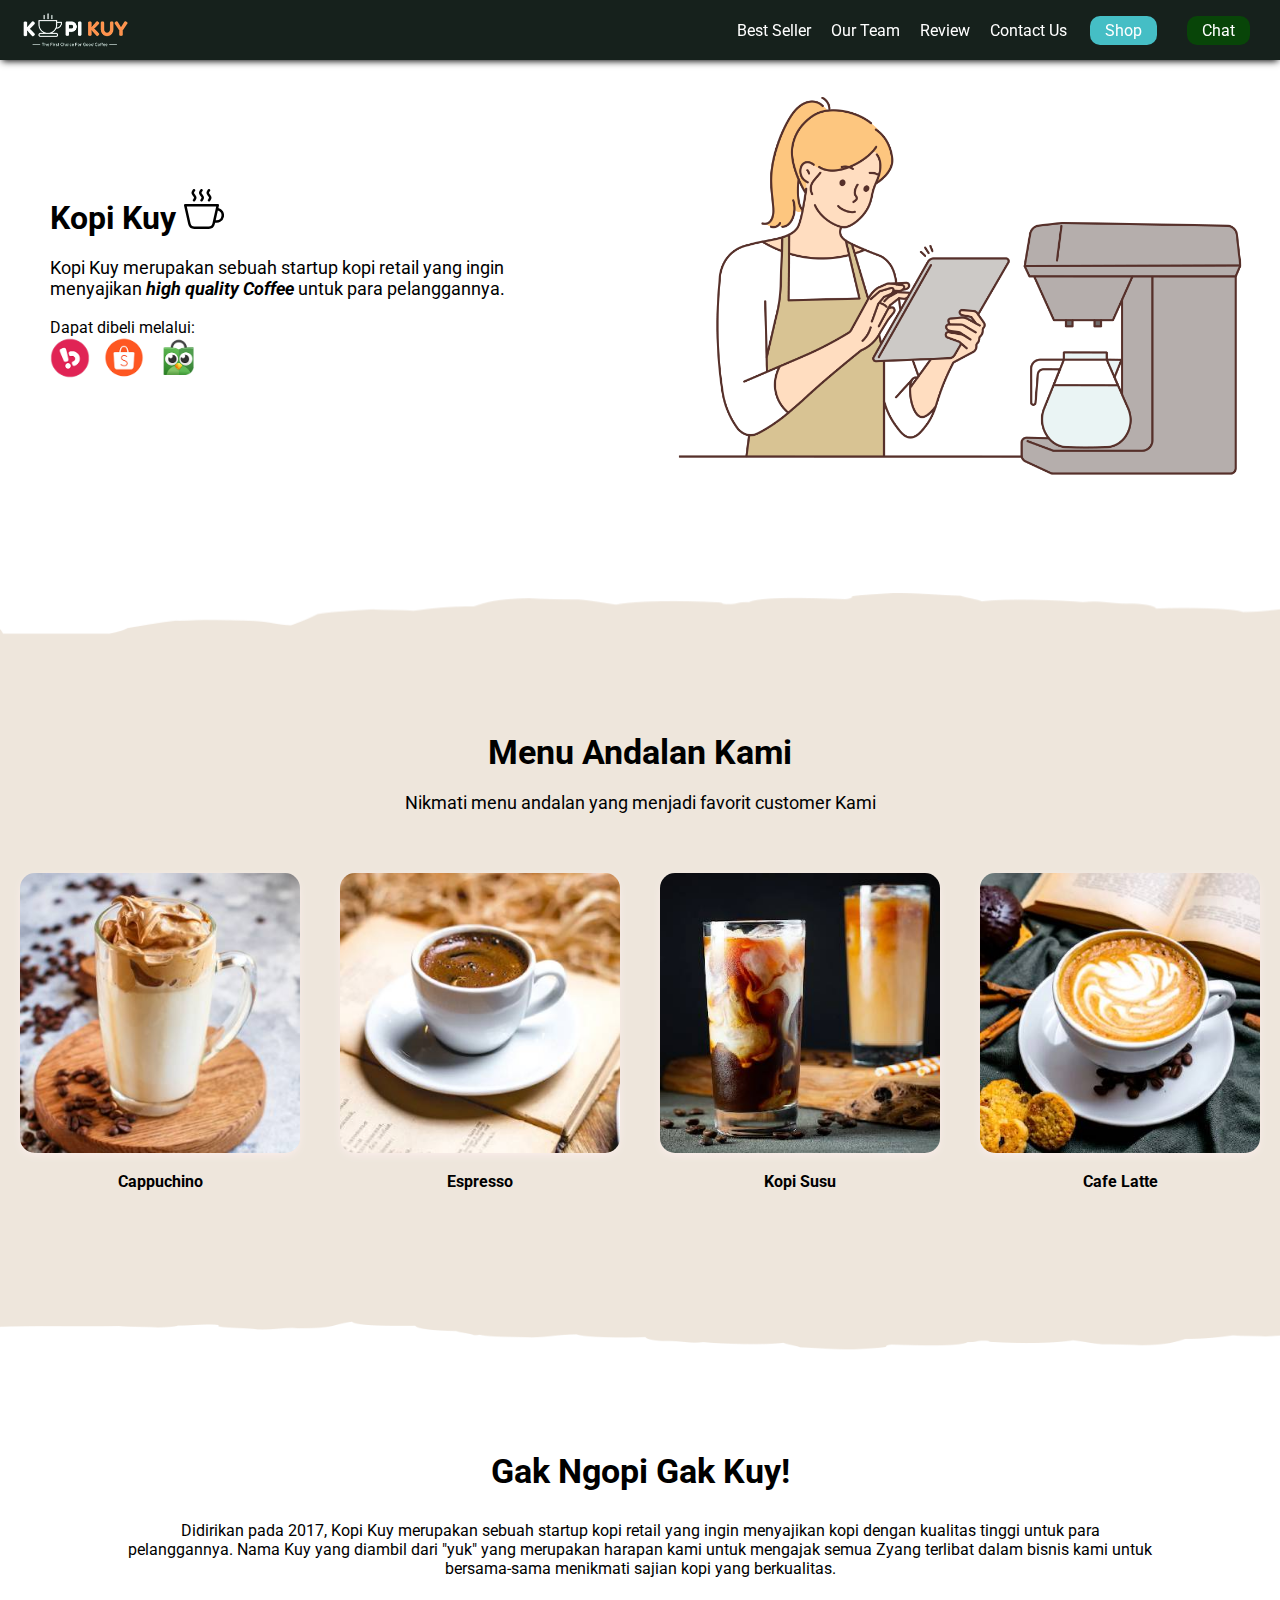
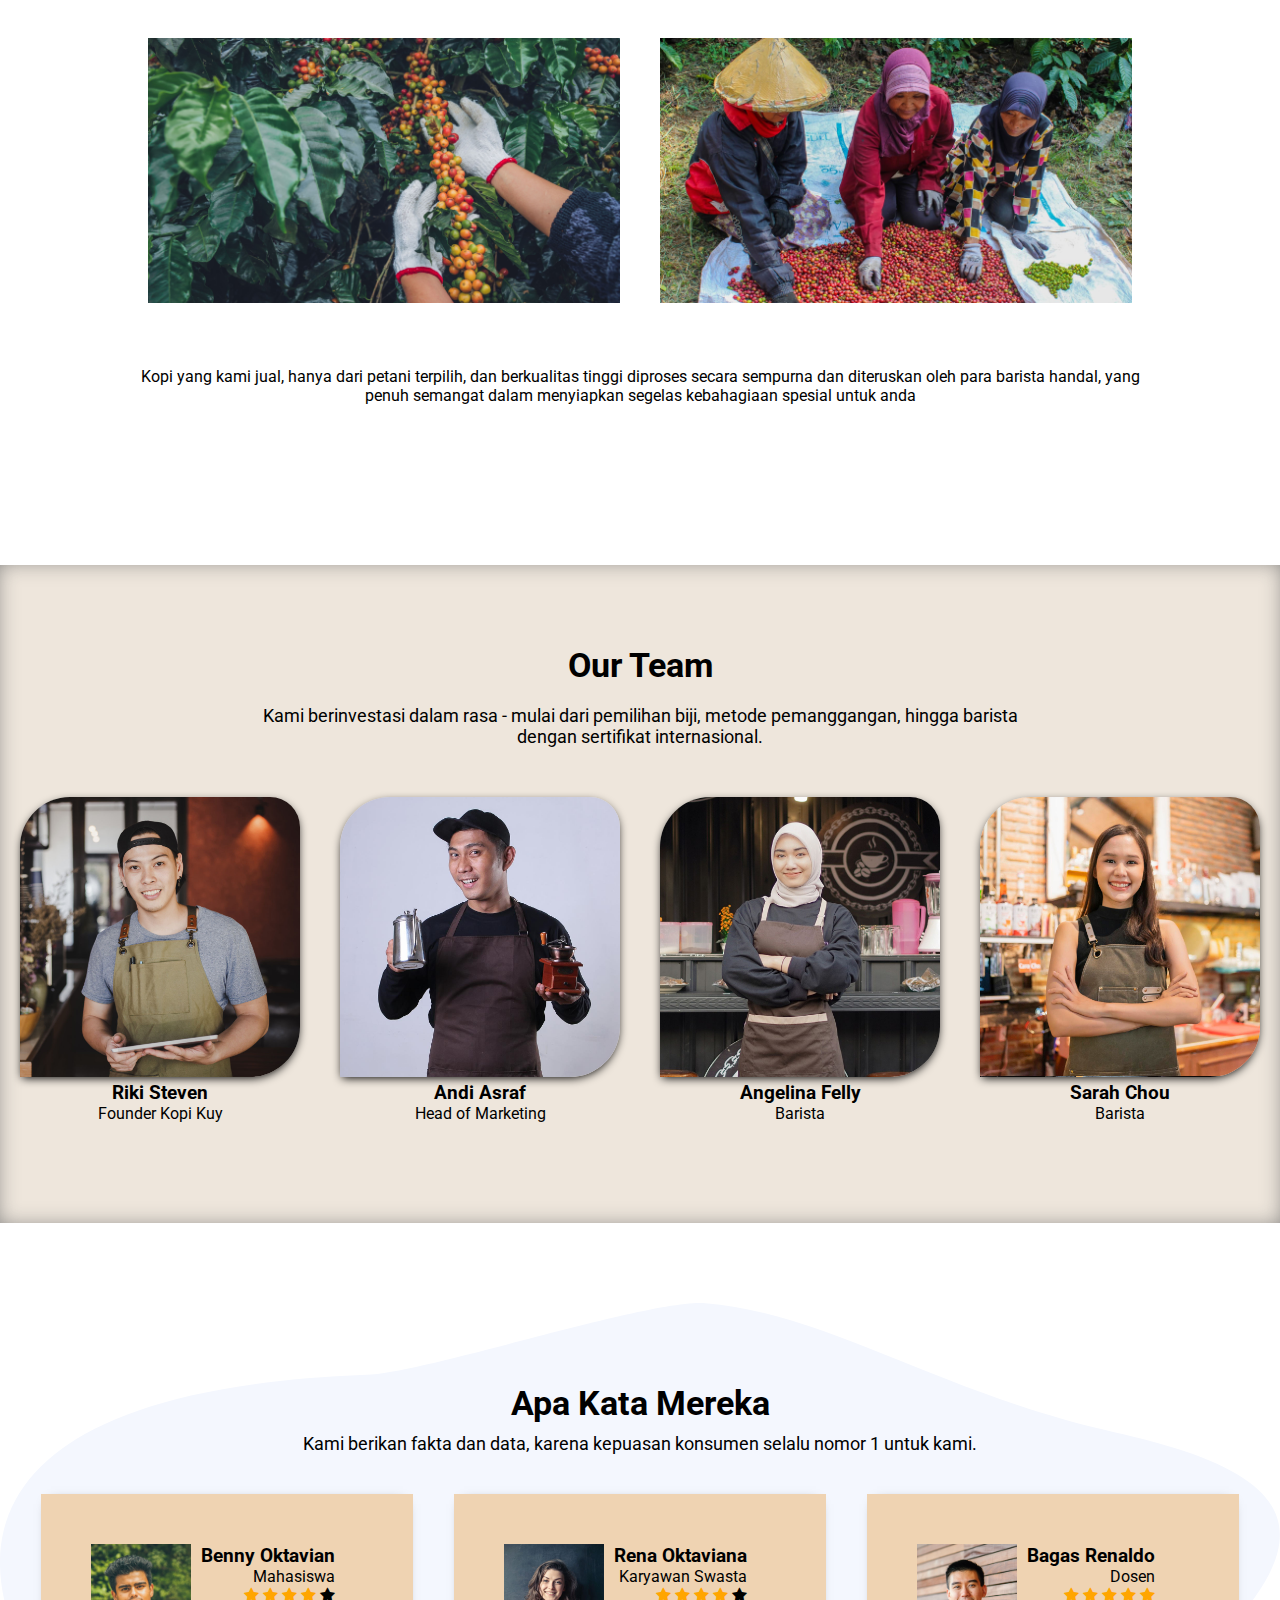
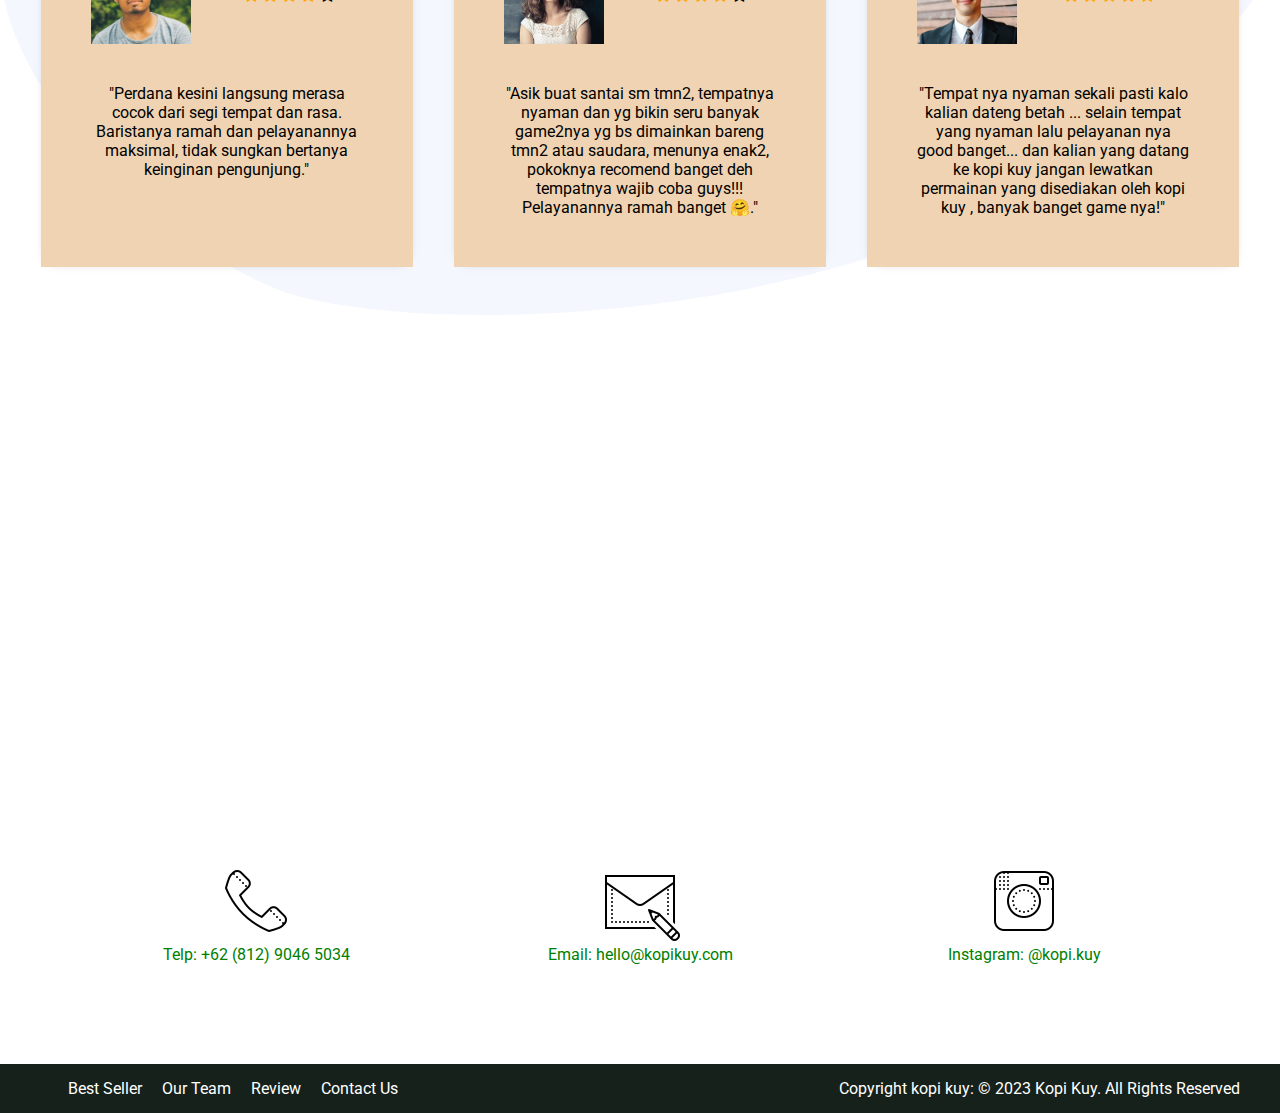
<file: index.html>
<!DOCTYPE html>
<html lang="id">

<head>
    <meta charset="UTF-8">
    <meta http-equiv="X-UA-Compatible" content="IE=edge">
    <meta name="viewport" content="width=device-width, initial-scale=1.0">
    <link rel="shortcut icon" href="images/favicon.ico" type="image/x-icon">
    <title>Website Kopi Kuy</title>
    <link rel="preconnect" href="https://fonts.googleapis.com">
    <link rel="preconnect" href="https://fonts.gstatic.com" crossorigin>
    <link rel="stylesheet" href="https://cdnjs.cloudflare.com/ajax/libs/font-awesome/4.7.0/css/font-awesome.min.css">
    <link href="https://fonts.googleapis.com/css2?family=Roboto:wght@300&display=swap" rel="stylesheet">
    <link rel="stylesheet" href="css/style.css">
</head>

<body>
    <nav>
        <div class="baris">
            <img class="logo" src="images/logo/logo_kuy.png">
            <div class="navigasi">
                <a href="#best-seller">Best Seller</a>
                <a href="#our-team">Our Team</a>
                <a href="#review">Review</a>
                <a href="#contact-us">Contact Us</a>
            </div>
            <a class="shop" href="produk.html">Shop</a>
            <a class="chat" href="https://wa.me/nomor_hp_anda_pakai_62" target="_blank">Chat</a>
        </div>
    </nav>

    <!--Tulis Kode Di Bawah Sini-->
    <!--Header-->
    <header>
        <div class="baris">
            <div class="col-kiri">
                <h1 class="judul-header">
                    Kopi Kuy
                    <img src="images/icon/icon_kopi.svg" alt="">
                </h1>
                <p class="subjudul-header">
                    Kopi Kuy merupakan sebuah startup kopi retail yang ingin menyajikan <i><b>high quality Coffee</b></i> untuk para pelanggannya.
                </p>
                <br>
                <p class="dapet-dibeli">
                    Dapat dibeli melalui:
                </p>
                <div class="olshop">
                    <img src="images/logo/logo_bukalapak.png" alt="">
                    <img src="images/logo/logo_shopee.png" alt="">
                    <img src="images/logo/logo_tokopedia.png" alt="">
                </div>
            </div>
            <img src="images/header/header5.png " alt="" class="col-kanan">
        </div>
    </header>
     <!--Header-->
     <!--Best seller-->
    <section class="best-seller" id="best-seller">
        <h2 class="judul-best-seller">
            Menu Andalan Kami
        </h2>
        <p class="subjudul-best-seller">
            Nikmati menu andalan yang menjadi favorit customer Kami
        </p>
        <div class="baris">
            <div class="col-produk">
                <img src="images/produk/product_capuchino.jpg" alt="">
                <p class="nama-produk">Cappuchino</p>
            </div>
            <div class="col-produk">
                <img src="images/produk/product_espresso.jpg" alt="">
                <p class="nama-produk">Espresso</p>
            </div>
            <div class="col-produk">
                <img src="images/produk/product_kopi_susu.jpg" alt="">
                <p class="nama-produk">Kopi Susu</p>
            </div>
            <div class="col-produk">
                <img src="images/produk/product_latte.jpg" alt="">
                <p class="nama-produk">Cafe Latte</p>
            </div>
        </div>
    </section>
    <!--Best seller-->
    <!--About Us-->
    <section class="about-us" id="about-us">
        <h2 class="judul-about-us">Gak Ngopi Gak Kuy!</h2>
        <p class="tentang-about-us">
            Didirikan pada 2017, Kopi Kuy merupakan sebuah startup kopi retail yang ingin menyajikan kopi dengan kualitas tinggi untuk para pelanggannya. 
            Nama Kuy yang diambil dari "yuk" yang merupakan harapan kami untuk mengajak semua Zyang terlibat dalam bisnis kami untuk bersama-sama menikmati sajian kopi yang berkualitas.
        </p>
        <div class="baris">
            <div class="col-about">
                <img src="images/aset/panen-kopi.jpg" alt="...">
            </div>
            <div class="col-about">
                <img src="images/aset/petani-kopi2.jpg" alt="...">
            </div>
        </div>
        <p class="penjelasan-about-us">
            Kopi yang kami jual, hanya dari petani terpilih, dan berkualitas tinggi diproses secara sempurna dan diteruskan oleh para barista handal, yang penuh semangat  dalam menyiapkan segelas kebahagiaan spesial untuk anda
        </p>
    </section>
    <section class="our-team" id="our-team">
        <h2 class="judul-team">Our Team</h2>
        <p class="subjudul-team">
            Kami berinvestasi dalam rasa - mulai dari pemilihan biji, metode pemanggangan, 
            hingga barista dengan sertifikat internasional.
        </p>
        <div class="baris">
            <div class="col-team">
                <img src="images/team/team1.jpg" alt="">
                <h3>Riki Steven</h3>
                <p>Founder Kopi Kuy</p>
            </div>
            <div class="col-team">
                <img src="images/team/team2.jpg" alt="">
                <h3>Andi Asraf</h3>
                <p>Head of Marketing</p>
            </div>
            <div class="col-team">
                <img src="images/team/team3.jpg" alt="">
                <h3>Angelina Felly</h3>
                <p>Barista</p>
            </div>
            <div class="col-team">
                <img src="images/team/team4.jpg" alt="">
                <h3>Sarah Chou </h3>
                <p>Barista</p>
            </div>
        </div>
    </section>
    <!--About Us-->
    <!--Review-->
    <section class="review" id="review">
        <h2 class="judul-review">
            Apa Kata Mereka
        </h2>
        <p class="subjudul-review">
            Kami berikan fakta dan data, karena kepuasan konsumen selalu nomor 1 untuk kami.
        </p>
        <div class="baris">
            <div class="col-review">
                <div class="profile">
                    <img src="images/customer/customer1.jpg" alt="">
                    <div class="nama-profile">
                        <h3>Benny Oktavian</h3>
                        <p>Mahasiswa</p>
                        <span class="fa fa-star checked"></span>
                        <span class="fa fa-star checked"></span>
                        <span class="fa fa-star checked"></span>
                        <span class="fa fa-star checked"></span>
                        <span class="fa fa-star"></span>
                    </div>
                </div>
                <p class="testimoni">"Perdana kesini langsung merasa cocok dari segi tempat dan rasa. 
                    Baristanya ramah dan pelayanannya maksimal, tidak sungkan bertanya keinginan pengunjung."</p>
            </div>
            <div class="col-review">
                <div class="profile">
                    <img src="images/customer/customer2.jpg" alt="">
                    <div class="nama-profile">
                        <h3>Rena Oktaviana</h3>
                        <p>Karyawan Swasta</p>
                        <span class="fa fa-star checked"></span>
                        <span class="fa fa-star checked"></span>
                        <span class="fa fa-star checked"></span>
                        <span class="fa fa-star checked"></span>
                        <span class="fa fa-star"></span>
                    </div>
                </div>
                <p class="testimoni">"Asik buat santai sm tmn2, tempatnya nyaman dan yg bikin seru banyak game2nya 
                    yg bs dimainkan bareng tmn2 atau saudara, menunya enak2, pokoknya recomend 
                    banget deh tempatnya wajib coba guys!!! Pelayanannya ramah banget 🤗."</p>
            </div>
            <div class="col-review">
                <div class="profile">
                    <img src="images/customer/customer3.jpg" alt="">
                    <div class="nama-profile">
                        <h3>Bagas Renaldo</h3>
                        <p>Dosen</p>
                        <span class="fa fa-star checked"></span>
                        <span class="fa fa-star checked"></span>
                        <span class="fa fa-star checked"></span>
                        <span class="fa fa-star checked"></span>
                        <span class="fa fa-star checked"></span>
                    </div>
                </div>
                <p class="testimoni">"Tempat nya nyaman sekali pasti kalo kalian dateng betah ... 
                    selain tempat yang nyaman lalu pelayanan nya good banget... 
                    dan kalian yang datang ke kopi kuy jangan lewatkan permainan yang disediakan 
                    oleh kopi kuy , banyak banget game nya!"</p>
            </div>
        </div>
    </section>
    <!--Review-->
    <!--Contact Us-->
    <section class="contact-us" id="contact-us">
        <iframe src="https://www.google.com/maps/embed?pb=!1m14!1m8!1m3!1d7932.741866032694!2d106.668581!3d-6.214715!3m2!1i1024!2i768!4f13.1!3m3!1m2!1s0x2e69f9912c7f297b%3A0xe5a3a671dae861ab!2sKopi%20kuy!5e0!3m2!1sid!2sid!4v1680617229460!5m2!1sid!2sid"
            width="100%" height="300" style="border:0;" allowfullscreen="" loading="lazy"
            referrerpolicy="no-referrer-when-downgrade"></iframe>
        <div class="baris">
            <div class="col-kontak">
                <img src="images/icon/icon_phone.png" alt="">
                <p>Telp: +62 (812) 9046 5034</p>
            </div>
            <div class="col-kontak">
                <img src="images/icon/icon_mail.png" alt="">
                <p>Email: hello@kopikuy.com</p>
            </div>
            <div class="col-kontak">
                <img src="images/icon/icon_instagram.png" alt="">
                <p>Instagram: @kopi.kuy<link rel="stylesheet" href="https://www.instagram.com/"></p>
            </div>
        </div>
    </section>
     <!--Contact Us-->
      <!--Footer-->
    <footer>
        <div class="baris">
            <div class="navigasi">
                <a href="#best-seller">Best Seller</a>
                <a href="#our-team">Our Team</a>
                <a href="#review">Review</a>
                <a href="#contact-us">Contact Us</a>
            </div>
            <p class="copyright">Copyright kopi kuy: © 2023 Kopi Kuy. All Rights Reserved</p>
        </div>
    </footer>
     <!--Footer-->
    <!--Kode Selesai-->
</body>

</html>
</file>
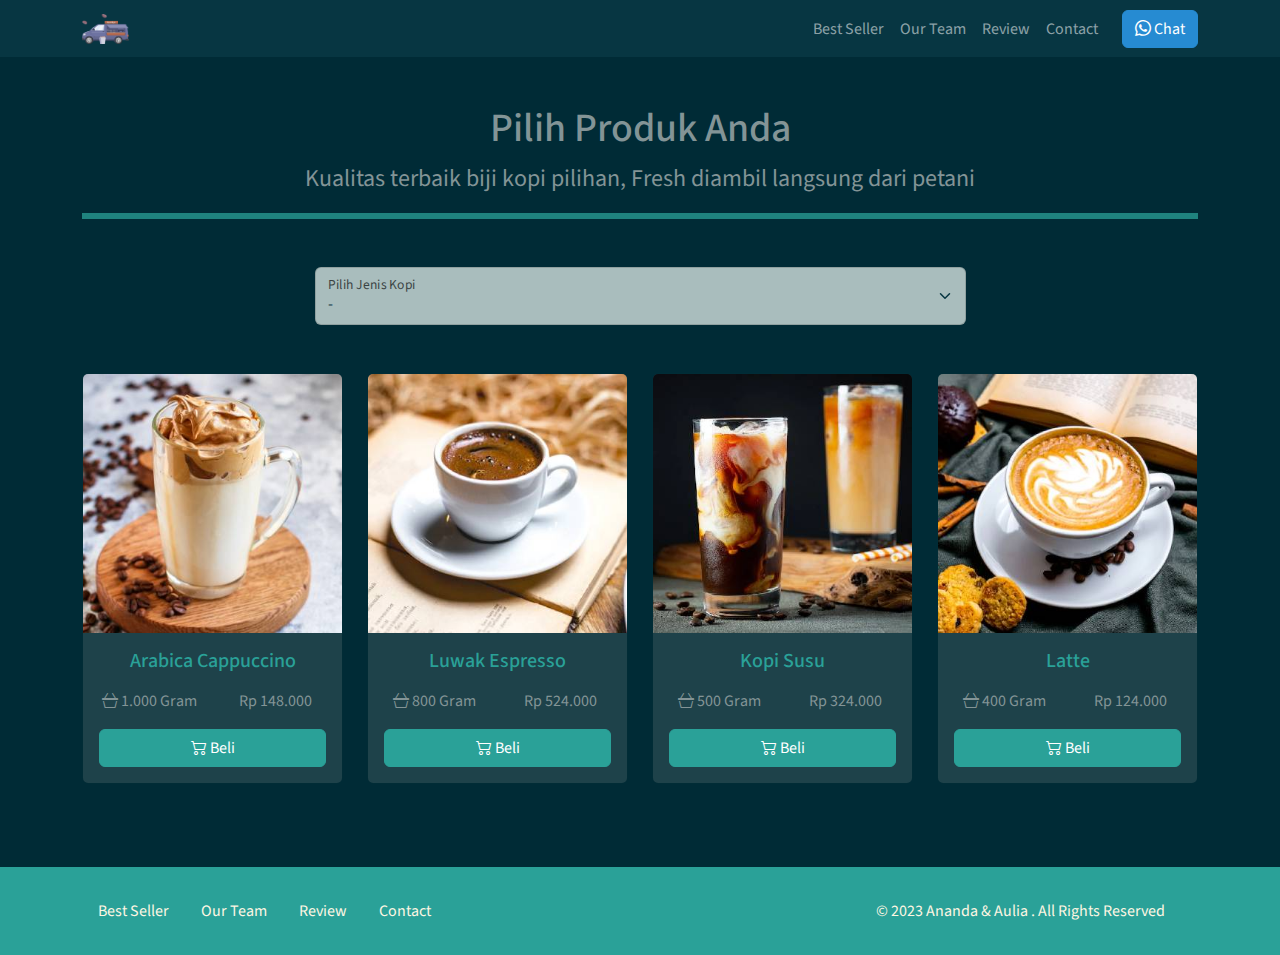
<file: produk.html>
<!DOCTYPE html>
<html lang="id">

<head>
    <meta charset="UTF-8">
    <meta http-equiv="X-UA-Compatible" content="IE=edge">
    <meta name="viewport" content="width=device-width, initial-scale=1.0">
    <link rel="shortcut icon" href="images/favicon/favicon.ico" type="image/x-icon">
    <title>Produk</title>
    <link rel="shortcut icon" href="images/favicon.ico" type="image/x-icon">
    <link rel="stylesheet" href="vendor/bootstrap/solar.css">
    <link rel="stylesheet" href="vendor/bootstrap/bootstrap-icons.css">
    <script src="vendor/bootstrap/bootstrap.bundle.min.js"></script>
    <style>
        section {
            min-height: 90vh;
        }
    </style>
    <script src="js/jquery-3.6.3.min.js"></script>
</head>

<body>
    <!-- Tulis Kode Bootstrap Di Bawah Sini -->
    <nav class="navbar navbar-dark bg-dark navbar-expand-lg">
        <div class="container">
            <a class="navbar-brand" href="#">
                <img src="images/aset/mobil kopi.png" height="30" alt="image">
            </a>
            <button class="navbar-toggler" type="button" data-bs-toggle="collapse" data-bs-target="#navbarNav11"
                aria-controls="navbarNav11" aria-expanded="false" aria-label="Toggle navigation">
                <span class="navbar-toggler-icon"></span>
            </button>
            <div class="collapse navbar-collapse" id="navbarNav11">
                <ul class="navbar-nav ms-auto">
                    <li class="nav-item active">
                        <a class="nav-link" href="index.html#best-seller">Best Seller</a>
                    </li>
                    <li class="nav-item">
                        <a class="nav-link" href="index.html#our-team">Our Team</a>
                    </li>
                    <li class="nav-item">
                        <a class="nav-link" href="index.html#review">Review</a>
                    </li>
                    <li class="nav-item">
                        <a class="nav-link" href="index.html#contact-us">Contact</a>
                    </li>
                </ul>
                <a class="btn btn-info ms-md-3" target="_blank" href="https://wa.me/6281290465033"><i
                        class="bi bi-whatsapp"></i> Chat</a>
            </div>
        </div>
    </nav>

    <section class="produk">
        <div class="container my-6 py-5 text-center">
            <h1 id="judul">Pilih Produk Anda</h1>
            <p class="fs-4">Kualitas terbaik biji kopi pilihan, Fresh diambil langsung dari petani</p>
            <hr class="border border-success border-3 opacity-75">
            <div class="form-floating my-5 col-md-7 mx-auto">
                <select class="form-select" id="select_kopi">
                    <option selected disabled>-</option>
                    <option value="arabica">Arabica</option>
                    <option value="robusta">Robusta</option>
                    <option value="kopsus">Kopi Susu</option>
                    <option value="latte">Latte</option>
                </select>
                <label for="select_kopi" style="color:black">Pilih Jenis Kopi</label>
            </div>
            <div id="baris_produk" class="row">
                <div class="col-md-3">
                    <div class="card">
                        <img src="images/produk/product_capuchino.jpg" class="card-img-top" alt="...">
                        <div class="card-body">
                            <h5 class="card-title text-success">Arabica Cappuccino</h5>
                            <div class="row my-3">
                                <div class="col style=auto"><i class="bi bi-basket3"></i> 1.000 Gram </div>
                                <div class="col">Rp 148.000</div>
                            </div>
                            <a href="#" class="btn btn-success w-100"><i class="bi bi-cart2"></i> Beli</a>
                        </div>
                    </div>
                </div>
                <div class="col-md-3">
                    <div class="card">
                        <img src="images/produk/product_espresso.jpg" class="card-img-top" alt="...">
                        <div class="card-body">
                            <h5 class="card-title text-success">Luwak Espresso</h5>
                            <div class="row my-3">
                                <div class="col" ><i class="bi bi-basket3"></i> 800 Gram </div>
                                <div class="col">Rp 524.000</div>
                            </div>
                            <a href="#" class="btn btn-success w-100"><i class="bi bi-cart2"></i> Beli</a>
                        </div>
                    </div>
                </div>
                <div class="col-md-3">
                    <div class="card">
                        <img src="images/produk/product_kopi_susu.jpg" class="card-img-top" alt="...">
                        <div class="card-body">
                            <h5 class="card-title text-success">Kopi Susu</h5>
                            <div class="row my-3">
                                <div class="col"><i class="bi bi-basket3"></i> 500 Gram  </div>
                                <div class="col">Rp 324.000</div>
                            </div>
                            <a href="#" class="btn btn-success w-100"><i class="bi bi-cart2"></i> Beli</a>
                        </div>
                    </div>
                </div>
                <div class="col-md-3">
                    <div class="card">
                        <img src="images/produk/product_latte.jpg" class="card-img-top" alt="...">
                        <div class="card-body">
                            <h5 class="card-title text-success">Latte</h5>
                            <div class="row my-3">
                                <div class="col"><i class="bi bi-basket3"></i> 400 Gram </div>
                                <div class="col">Rp 124.000</div>
                            </div>
                            <a href="#" class="btn btn-success w-100"><i class="bi bi-cart2"></i> Beli</a>
                        </div>
                    </div>
                </div>
            </div>
        </div>
    </section>

    <footer class="footer-small bg-success py-4">
        <div class="container">
            <div class="row align-items-center">
                <div class="col-12 col-md-8">
                    <ul class="nav justify-content-center justify-content-md-start">
                        <li class="nav-item active">
                            <a class="text-light nav-link" href="index.html#best-seller">Best Seller</a>
                        </li>
                        <li class="nav-item">
                            <a class="text-light nav-link" href="index.html#our-team">Our Team</a>
                        </li>
                        <li class="nav-item">
                            <a class="text-light nav-link" href="index.html#review">Review</a>
                        </li>
                        <li class="nav-item">
                            <a class="text-light nav-link" href="index.html#contact-us">Contact</a>
                        </li>
                    </ul>
                </div>

                <div class="col-12 col-md-4 mt-4 mt-md-0 text-center text-md-right text-light ">
                    © 2023 Ananda &amp; Aulia . All Rights Reserved
                </div>
            </div>
        </div>
    </footer>


    <script>
        /* Tulis Javascrip Di bawah Sini */
        var sumber = "https://rikikurnia.com/prakerja/api/kopi"
        var sumber2 = "data.json"

        select_kopi.onchange = function () {
            var pilihan = select_kopi.value
            var template = ""
            $.getJSON(sumber2).then(function (data) {
                var data_kopi = data[pilihan]
                data_kopi.forEach(item => {
                    template += `<div class="col-md-3">
                    <div class="card">
                        <img src="${item.foto}" class="card-img-top" alt="...">
                        <div class="card-body">
                            <h5 class="card-title">${item.nama}</h5>
                            <div class="row my-4">
                                <div class="col">
                                    <i class="bi bi-basket"></i> ${item.size}
                                </div>
                                <div class="col">
                                    ${item.harga}
                                </div>
                            </div>
                            <a href="${item.link}" class="btn btn-success w-100"><i class="bi bi-cart"></i> Beli</a>
                        </div>
                    </div>
                </div>`
                })
                baris_produk.innerHTML = template
                console.log(data_kopi)
            })
        }
    </script>
</body>

</html>
</file>
<file: css/style.css>
/* Pengaturan Global */

/* Mendaftarkan font ke dalam CSS, dan memberi nama family */
@font-face {
   font-family: 'Poppins';
   src: url(../fonts/poppins.woff2);
}

* {
   box-sizing: border-box;
   margin: 0;
   padding: 0;
}

html {
   /* agar scroll ketika klik pada navigasi menjadi halus */
   scroll-behavior: smooth;
}

body {
   /* mendaftarkan semua teks pada body menjadi family Poppins */
   font-family: 'Poppins';
   font-family: 'Roboto', sans-serif;font-family: 'Roboto', sans-serif;
}

a {
   /* menghilangkan garis bawah pada link */
   text-decoration: none;

   /* menghilangkan warna bawaan pada link */
   color: unset;
}

h2 {
   /* mengatur ukuran huruf ke 34 pixel */
   font-size: 34px;
}

h3 {
   /* mengatur ukuran huruf ke 1.2rem */
   font-size: 1.2rem;
}

h1,
h2,
h3 {
   /* mengatur tebal huruf */
   font-weight: bold;
}

img {
   /* 
      mengatur agar semua elemen img memiliki panjang maksimal 100% agar
      tidak besar gambar tidak melebihi layar ataupun pembungkus
   */
   max-width: 100%;
}

/* Navigasi */

nav {
   /* background-color mengatur warna latar belakang */
   background-color: red;

   /* penulisan 2 background-color seperti ini akan mengabaikan penulisan sebelumnya */
   background-color: #16211c;

   /* box-shadow membuat efek bayangan */
   box-shadow: 0 3px 7px -2px #000;

   /* width mengatur panjang elemen */
   width: 100%;
   padding-top: 10px;
   padding-bottom: 10px;

   /* position mengatur posisi elemen, static untuk biasa, fixed untuk efek menempel */
   position: fixed;

   /* Nilai z-index semakin besar, maka elemen akan semakin di depan */
   z-index: 500;
}

/* 
   PERHATIKAN bahwa dalam mengatur elemen, nama elemen langsung ditulis
   sedangkan untuk mengatur class, dibutuhkan tanda titik (.) terlebih dulu
   img {} berarti elemen dengan tag img, 
   sedangkan .img artinya elemen dengan kelas img   
*/

.baris {
   /* 
      display: flex memiliki pengaturan yang dapat mengatur agar elemen
      di dalamnya memiliki ukuran yang fleksibel
   */
   display: flex;

   /* 
      align-items: center mengatur elemen di dalamnya rata tengah vertikal
   */
   align-items: center;

   /* 
      justify-content: center mengatur elemen di dalamnya rata tengah horizontal
   */
   justify-content: center;

   /* 
      flex-wrap: wrap mengatur agar jika panjang elemen berlebih, maka elemen
      akan otomatis diletakan di baris baru
   */
   flex-wrap: wrap;
}

section {
   /* text-align mengatur rata tulisan, bisa bernilai: left, right, center, justify */
   text-align: center;
}

.logo {
   /* height mengatur tinggi elemen */
   height: 40px;
   margin-left: 20px;
}

.navigasi {
   margin-left: auto;
   margin-right: 15px;
}

.navigasi a,
.shop {
   color: #fff;
   padding-left: 8px;
   padding-right: 8px;
}

.shop {
   margin-right: 30px;
   background-color: rgb(69, 190, 197);
   color: #fff;
   padding-top: 5px;
   padding-right: 15px;
   padding-bottom: 5px;
   padding-left: 15px;
   border-radius: 10px;
}

.chat {
   margin-right: 30px;
   background-color: rgb(8, 69, 8);
   color: #fff;
   padding-top: 5px;
   padding-right: 15px;
   padding-bottom: 5px;
   padding-left: 15px;
   border-radius: 10px;
}


/* HEADER */


header,
section {
   /*
    padding mengatur jarak ke dalam
    pada padding dan margin ditambahkan top / right / bottom / top 
    untuk mengatur jarak masing-masing 
   */
   padding-top: 80px;
   padding-bottom: 80px;

   /* margin mengatur jarak ke luar */
   margin-bottom: 80px;
}

/* penulisan CSS dapat digabung dengan beberapa elemen */
.col-kiri,
.col-kanan {
   /* width mengatur panjang elemen. 50% artinya setengah ukuran pembungkus */
   width: 50%;
}

.col-kiri {
   padding-left: 50px;
   padding-right: 120px;
}

.judul-header {
   margin-bottom: 20px;
}

.subjudul-header {
   /* font-size digunakan untuk mengatur ukuran huruf */
   font-size: 18px;
}

.dapat-dibeli {
   margin-top: 20px;
   margin-bottom: 20px;
   font-size: 14px;
}

.olshop img {
   width: 40px;

   /* height digunakan untuk mengatur tinggi elemen */
   height: auto;
   margin-right: 10px;
}

/* Best Seller */

.best-seller {
   position: relative;

   /* background-color mengatur warna latar belakang elemen */
   background-color: #EEE6DC;
}

/* 
terkait position, after, dan before memerlukan pemahaman mendalam
terkait layout pada CSS untuk dapat memahami secara penuh 
*/

.best-seller::before,
.best-seller::after {
   position: absolute;
   content: "";
   width: 100%;
   height: 76px;

   /* background-image untuk menambahkan gambar sebagai background */
   background-image: url(../images/garis-atas.png);

   /*background-size agar gambar latar menyesuaikan tinggi / panjang elemen */
   background-size: cover;

   top: -60px;
   left: 0;
}

.best-seller::after {
   height: 60px;
   background-image: url(../images/garis-bawah.png);
   top: unset;
   bottom: -60px;
}

.judul-best-seller {
   margin-bottom: 20px;
}

.subjudul-best-seller {
   font-size: 18px;
   margin-bottom: 40px;
}

.col-produk {
   /* 
      Penulisan padding dan margin seperti padding:20px ini penulisan singkat 
      yang berarti top, right, bottom, left nilainya sama, yaitu 20px 
   */
   padding: 20px;
   width: 25%;
}

.col-produk img {
   /* transition membuat animasi transisi dari perubahan style, 0.3s berarti 0.3 detik */
   transition: all 0.3s linear;

   /* border-radius  Membuat sudut membulat */
   border-radius: 15px;

   /* box-shadow membuat efek bayangan */
   box-shadow: 0 3px 10px -2px #ffefef;
}

/* :hover akan dijalankan saat mouse ada di atas elemen */
.col-produk img:hover {

   /* membuat transformasi, bisa berupa scale(1.05), rotate(180deg), translateY(-50px), dsb */
   transform: scale(0.9);
   border-radius: 50%;
}

.nama-produk {
   margin-top: 15px;
   font-weight: bold;
}

/* About US */

.about-us {
   /* max-width: 80%; mengatur panjang maksimal elemen tidak boleh melebihi 80% layar */
   max-width: 80%;

   /* margin-left dan margin-right auto akan membuat posisi elemen berada di tengah */
   margin-left: auto;
   margin-right: auto;
}

.judul-about-us {
   margin-bottom: 30px;
}

/* 
   penulisan .about-us img {} berarti mengatur elemen img 
   yang ada di dalam elemen dengan kelas about-us 
   harap perhatikan .about-us dan image dipisahkan spasi
   penulisan class diawali titik (.) penulisan elemen tidak
*/
.about-us img {
   /* 
      Penulisan width: 800px dan max-width: 100% mengatur agar
      elemen memiliki panjang 800px namun tidak boleh melebihi 100% ukuran layar
   */
   width: 500px;
   max-width: 100%;

}
.col-about{
   padding: 20px;
   width: 50%;

}

.tentang-about-us {
   margin-bottom: 40px;
}

.penjelasan-about-us {
   margin-top: 40px;
}

/* OUR TEAM */

.our-team {
   background-color: #EEE6DC;
   box-shadow: inset 0px 0px 23px -6px #707070;
}

.judul-team {
   margin-bottom: 20px;
}

.subjudul-team {
   margin-bottom: 30px;
   font-size: 18px;
   width: 800px;
   max-width: 90%;
   margin-left: auto;
   margin-right: auto;
}

.col-team {
   width: 25%;
   padding: 20px;
}

.col-team img {
   box-shadow: 0 3px 10px -2px #000;
   border-radius: 50px 30px 50px 0px;
}


/* REVIEW */

.review {
   background-image: url(../images/bg-review.svg);
   /* 
      background-size: contain;
      membuat gambar latar belakang tidak terpotong
   */
   background-size: contain;

   /* 
      background-repeat: no-repeat;
      membuat gambar latar belakang tidak diulang (duplikat)
   */
   background-repeat: no-repeat;
   padding-left: 20px;
   padding-right: 20px;
}

.judul-review {
   margin-bottom: 10px;
}

.subjudul-review {
   margin-bottom: 40px;
   font-size: 18px;
}

.review .baris {
   justify-content: space-around;
   /* align-items: stretch; membuat tinggi elemen di dalam .review .baris seragam */
   align-items: stretch;
}

.checked {
   color: orange;
 }

 .col-review {
   width: 30%;
   padding: 50px 50px;
   box-shadow: 0px 0px 12px -10px #000;
   background-color: #efd3b2;
}

.profile {
   display: flex;
   margin-bottom: 40px;
   align-items: left;
}

/* mengatur elemen img yang ada di dalam class(.) profile */
.profile img {
   width: 100px;
   margin-right: 10px;
}

.profile .nama-profile {
   text-align: right;
}

/* CONTACT US */
.contact-us {
   margin-bottom: 20px;
}

.col-kontak {
   width: 30%;
   margin-top: 50px;
   /* color mengatur warna tulisan */
   color: green;
}

/* FOOTER */

footer {
   background-color: #16211c;
   padding-top: 15px;
   padding-bottom: 15px;
   color: #fff;
   padding-right: 40px;
   padding-left: 40px;
}

footer .navigasi {
   margin-left: 20px;
   margin-right: auto;
}

/* UNTUK RESPONSIF DI BAWAH */
@media (max-width:768px) {
   .navigasi {
      display: none
   }

   .shop {
      margin-right: 20px;
   }

   .logo {
      margin-right: auto;
   }

   .col-kiri {
      padding: 20px;
      text-align: center;
      width: 100%;
   }

   .col-kanan {
      width: 100%;
   }

   .best-seller {
      padding-left: 30px;
      padding-right: 30px;
   }

   .col-produk {
      width: 50%;
   }

   .col-team {
      width: 50%;
   }

   .review {
      background-size: cover;
   }

   .col-review {
      width: 100%;
      margin-bottom: 30px;
   }

   .col-kontak {
      width: 50%;
   }

}
</file>
<file: vendor/bootstrap/solar.css>
@charset "UTF-8";/*!
 * Bootswatch v5.2.3 (https://bootswatch.com)
 * Theme: solar
 * Copyright 2012-2022 Thomas Park
 * Licensed under MIT
 * Based on Bootstrap
*//*!
 * Bootstrap  v5.2.3 (https://getbootstrap.com/)
 * Copyright 2011-2022 The Bootstrap Authors
 * Copyright 2011-2022 Twitter, Inc.
 * Licensed under MIT (https://github.com/twbs/bootstrap/blob/main/LICENSE)
 */@import url(https://fonts.googleapis.com/css2?family=Source+Sans+Pro:wght@400;600;700&display=swap);:root{--bs-blue:#b58900;--bs-indigo:#6610f2;--bs-purple:#6f42c1;--bs-pink:#e83e8c;--bs-red:#d33682;--bs-orange:#fd7e14;--bs-yellow:#cb4b16;--bs-green:#2aa198;--bs-teal:#20c997;--bs-cyan:#268bd2;--bs-black:#000;--bs-white:#fff;--bs-gray:#839496;--bs-gray-dark:#073642;--bs-gray-100:#fdf6e3;--bs-gray-200:#eee8d5;--bs-gray-300:#dee2e6;--bs-gray-400:#ced4da;--bs-gray-500:#adb5bd;--bs-gray-600:#839496;--bs-gray-700:#495057;--bs-gray-800:#073642;--bs-gray-900:#002b36;--bs-primary:#b58900;--bs-secondary:#839496;--bs-success:#2aa198;--bs-info:#268bd2;--bs-warning:#cb4b16;--bs-danger:#d33682;--bs-light:#fdf6e3;--bs-dark:#073642;--bs-primary-rgb:181,137,0;--bs-secondary-rgb:131,148,150;--bs-success-rgb:42,161,152;--bs-info-rgb:38,139,210;--bs-warning-rgb:203,75,22;--bs-danger-rgb:211,54,130;--bs-light-rgb:253,246,227;--bs-dark-rgb:7,54,66;--bs-white-rgb:255,255,255;--bs-black-rgb:0,0,0;--bs-body-color-rgb:131,148,150;--bs-body-bg-rgb:0,43,54;--bs-font-sans-serif:"Source Sans Pro",-apple-system,BlinkMacSystemFont,"Segoe UI",Roboto,"Helvetica Neue",Arial,sans-serif,"Apple Color Emoji","Segoe UI Emoji","Segoe UI Symbol";--bs-font-monospace:SFMono-Regular,Menlo,Monaco,Consolas,"Liberation Mono","Courier New",monospace;--bs-gradient:linear-gradient(180deg, rgba(255, 255, 255, 0.15), rgba(255, 255, 255, 0));--bs-body-font-family:var(--bs-font-sans-serif);--bs-body-font-size:1rem;--bs-body-font-weight:400;--bs-body-line-height:1.5;--bs-body-color:#839496;--bs-body-bg:#002b36;--bs-border-width:1px;--bs-border-style:solid;--bs-border-color:#dee2e6;--bs-border-color-translucent:rgba(0, 0, 0, 0.175);--bs-border-radius:0.375rem;--bs-border-radius-sm:0.25rem;--bs-border-radius-lg:0.5rem;--bs-border-radius-xl:1rem;--bs-border-radius-2xl:2rem;--bs-border-radius-pill:50rem;--bs-link-color:#2aa198;--bs-link-hover-color:#2aa198;--bs-code-color:#e83e8c;--bs-highlight-bg:#f5dbd0}*,::after,::before{box-sizing:border-box}@media (prefers-reduced-motion:no-preference){:root{scroll-behavior:smooth}}body{margin:0;font-family:var(--bs-body-font-family);font-size:var(--bs-body-font-size);font-weight:var(--bs-body-font-weight);line-height:var(--bs-body-line-height);color:var(--bs-body-color);text-align:var(--bs-body-text-align);background-color:var(--bs-body-bg);-webkit-text-size-adjust:100%;-webkit-tap-highlight-color:transparent}hr{margin:1rem 0;color:inherit;border:0;border-top:1px solid;opacity:.25}.h1,.h2,.h3,.h4,.h5,.h6,h1,h2,h3,h4,h5,h6{margin-top:0;margin-bottom:.5rem;font-weight:500;line-height:1.2}.h1,h1{font-size:calc(1.375rem + 1.5vw)}@media (min-width:1200px){.h1,h1{font-size:2.5rem}}.h2,h2{font-size:calc(1.325rem + .9vw)}@media (min-width:1200px){.h2,h2{font-size:2rem}}.h3,h3{font-size:calc(1.3rem + .6vw)}@media (min-width:1200px){.h3,h3{font-size:1.75rem}}.h4,h4{font-size:calc(1.275rem + .3vw)}@media (min-width:1200px){.h4,h4{font-size:1.5rem}}.h5,h5{font-size:1.25rem}.h6,h6{font-size:1rem}p{margin-top:0;margin-bottom:1rem}abbr[title]{-webkit-text-decoration:underline dotted;text-decoration:underline dotted;cursor:help;-webkit-text-decoration-skip-ink:none;text-decoration-skip-ink:none}address{margin-bottom:1rem;font-style:normal;line-height:inherit}ol,ul{padding-left:2rem}dl,ol,ul{margin-top:0;margin-bottom:1rem}ol ol,ol ul,ul ol,ul ul{margin-bottom:0}dt{font-weight:700}dd{margin-bottom:.5rem;margin-left:0}blockquote{margin:0 0 1rem}b,strong{font-weight:bolder}.small,small{font-size:.875em}.mark,mark{padding:.1875em;background-color:var(--bs-highlight-bg)}sub,sup{position:relative;font-size:.75em;line-height:0;vertical-align:baseline}sub{bottom:-.25em}sup{top:-.5em}a{color:var(--bs-link-color);text-decoration:underline}a:hover{color:var(--bs-link-hover-color)}a:not([href]):not([class]),a:not([href]):not([class]):hover{color:inherit;text-decoration:none}code,kbd,pre,samp{font-family:var(--bs-font-monospace);font-size:1em}pre{display:block;margin-top:0;margin-bottom:1rem;overflow:auto;font-size:.875em;color:inherit}pre code{font-size:inherit;color:inherit;word-break:normal}code{font-size:.875em;color:var(--bs-code-color);word-wrap:break-word}a>code{color:inherit}kbd{padding:.1875rem .375rem;font-size:.875em;color:var(--bs-body-bg);background-color:var(--bs-body-color);border-radius:.25rem}kbd kbd{padding:0;font-size:1em}figure{margin:0 0 1rem}img,svg{vertical-align:middle}table{caption-side:bottom;border-collapse:collapse}caption{padding-top:.5rem;padding-bottom:.5rem;color:#839496;text-align:left}th{text-align:inherit;text-align:-webkit-match-parent}tbody,td,tfoot,th,thead,tr{border-color:inherit;border-style:solid;border-width:0}label{display:inline-block}button{border-radius:0}button:focus:not(:focus-visible){outline:0}button,input,optgroup,select,textarea{margin:0;font-family:inherit;font-size:inherit;line-height:inherit}button,select{text-transform:none}[role=button]{cursor:pointer}select{word-wrap:normal}select:disabled{opacity:1}[list]:not([type=date]):not([type=datetime-local]):not([type=month]):not([type=week]):not([type=time])::-webkit-calendar-picker-indicator{display:none!important}[type=button],[type=reset],[type=submit],button{-webkit-appearance:button}[type=button]:not(:disabled),[type=reset]:not(:disabled),[type=submit]:not(:disabled),button:not(:disabled){cursor:pointer}::-moz-focus-inner{padding:0;border-style:none}textarea{resize:vertical}fieldset{min-width:0;padding:0;margin:0;border:0}legend{float:left;width:100%;padding:0;margin-bottom:.5rem;font-size:calc(1.275rem + .3vw);line-height:inherit}@media (min-width:1200px){legend{font-size:1.5rem}}legend+*{clear:left}::-webkit-datetime-edit-day-field,::-webkit-datetime-edit-fields-wrapper,::-webkit-datetime-edit-hour-field,::-webkit-datetime-edit-minute,::-webkit-datetime-edit-month-field,::-webkit-datetime-edit-text,::-webkit-datetime-edit-year-field{padding:0}::-webkit-inner-spin-button{height:auto}[type=search]{outline-offset:-2px;-webkit-appearance:textfield}::-webkit-search-decoration{-webkit-appearance:none}::-webkit-color-swatch-wrapper{padding:0}::-webkit-file-upload-button{font:inherit;-webkit-appearance:button}::file-selector-button{font:inherit;-webkit-appearance:button}output{display:inline-block}iframe{border:0}summary{display:list-item;cursor:pointer}progress{vertical-align:baseline}[hidden]{display:none!important}.lead{font-size:1.25rem;font-weight:300}.display-1{font-size:calc(1.625rem + 4.5vw);font-weight:300;line-height:1.2}@media (min-width:1200px){.display-1{font-size:5rem}}.display-2{font-size:calc(1.575rem + 3.9vw);font-weight:300;line-height:1.2}@media (min-width:1200px){.display-2{font-size:4.5rem}}.display-3{font-size:calc(1.525rem + 3.3vw);font-weight:300;line-height:1.2}@media (min-width:1200px){.display-3{font-size:4rem}}.display-4{font-size:calc(1.475rem + 2.7vw);font-weight:300;line-height:1.2}@media (min-width:1200px){.display-4{font-size:3.5rem}}.display-5{font-size:calc(1.425rem + 2.1vw);font-weight:300;line-height:1.2}@media (min-width:1200px){.display-5{font-size:3rem}}.display-6{font-size:calc(1.375rem + 1.5vw);font-weight:300;line-height:1.2}@media (min-width:1200px){.display-6{font-size:2.5rem}}.list-unstyled{padding-left:0;list-style:none}.list-inline{padding-left:0;list-style:none}.list-inline-item{display:inline-block}.list-inline-item:not(:last-child){margin-right:.5rem}.initialism{font-size:.875em;text-transform:uppercase}.blockquote{margin-bottom:1rem;font-size:1.25rem}.blockquote>:last-child{margin-bottom:0}.blockquote-footer{margin-top:-1rem;margin-bottom:1rem;font-size:.875em;color:#839496}.blockquote-footer::before{content:"— "}.img-fluid{max-width:100%;height:auto}.img-thumbnail{padding:.25rem;background-color:#002b36;border:1px solid var(--bs-border-color);border-radius:.375rem;max-width:100%;height:auto}.figure{display:inline-block}.figure-img{margin-bottom:.5rem;line-height:1}.figure-caption{font-size:.875em;color:#839496}.container,.container-fluid,.container-lg,.container-md,.container-sm,.container-xl,.container-xxl{--bs-gutter-x:1.5rem;--bs-gutter-y:0;width:100%;padding-right:calc(var(--bs-gutter-x) * .5);padding-left:calc(var(--bs-gutter-x) * .5);margin-right:auto;margin-left:auto}@media (min-width:576px){.container,.container-sm{max-width:540px}}@media (min-width:768px){.container,.container-md,.container-sm{max-width:720px}}@media (min-width:992px){.container,.container-lg,.container-md,.container-sm{max-width:960px}}@media (min-width:1200px){.container,.container-lg,.container-md,.container-sm,.container-xl{max-width:1140px}}@media (min-width:1400px){.container,.container-lg,.container-md,.container-sm,.container-xl,.container-xxl{max-width:1320px}}.row{--bs-gutter-x:1.5rem;--bs-gutter-y:0;display:flex;flex-wrap:wrap;margin-top:calc(-1 * var(--bs-gutter-y));margin-right:calc(-.5 * var(--bs-gutter-x));margin-left:calc(-.5 * var(--bs-gutter-x))}.row>*{flex-shrink:0;width:100%;max-width:100%;padding-right:calc(var(--bs-gutter-x) * .5);padding-left:calc(var(--bs-gutter-x) * .5);margin-top:var(--bs-gutter-y)}.col{flex:1 0 0%}.row-cols-auto>*{flex:0 0 auto;width:auto}.row-cols-1>*{flex:0 0 auto;width:100%}.row-cols-2>*{flex:0 0 auto;width:50%}.row-cols-3>*{flex:0 0 auto;width:33.3333333333%}.row-cols-4>*{flex:0 0 auto;width:25%}.row-cols-5>*{flex:0 0 auto;width:20%}.row-cols-6>*{flex:0 0 auto;width:16.6666666667%}.col-auto{flex:0 0 auto;width:auto}.col-1{flex:0 0 auto;width:8.33333333%}.col-2{flex:0 0 auto;width:16.66666667%}.col-3{flex:0 0 auto;width:25%}.col-4{flex:0 0 auto;width:33.33333333%}.col-5{flex:0 0 auto;width:41.66666667%}.col-6{flex:0 0 auto;width:50%}.col-7{flex:0 0 auto;width:58.33333333%}.col-8{flex:0 0 auto;width:66.66666667%}.col-9{flex:0 0 auto;width:75%}.col-10{flex:0 0 auto;width:83.33333333%}.col-11{flex:0 0 auto;width:91.66666667%}.col-12{flex:0 0 auto;width:100%}.offset-1{margin-left:8.33333333%}.offset-2{margin-left:16.66666667%}.offset-3{margin-left:25%}.offset-4{margin-left:33.33333333%}.offset-5{margin-left:41.66666667%}.offset-6{margin-left:50%}.offset-7{margin-left:58.33333333%}.offset-8{margin-left:66.66666667%}.offset-9{margin-left:75%}.offset-10{margin-left:83.33333333%}.offset-11{margin-left:91.66666667%}.g-0,.gx-0{--bs-gutter-x:0}.g-0,.gy-0{--bs-gutter-y:0}.g-1,.gx-1{--bs-gutter-x:0.25rem}.g-1,.gy-1{--bs-gutter-y:0.25rem}.g-2,.gx-2{--bs-gutter-x:0.5rem}.g-2,.gy-2{--bs-gutter-y:0.5rem}.g-3,.gx-3{--bs-gutter-x:1rem}.g-3,.gy-3{--bs-gutter-y:1rem}.g-4,.gx-4{--bs-gutter-x:1.5rem}.g-4,.gy-4{--bs-gutter-y:1.5rem}.g-5,.gx-5{--bs-gutter-x:3rem}.g-5,.gy-5{--bs-gutter-y:3rem}@media (min-width:576px){.col-sm{flex:1 0 0%}.row-cols-sm-auto>*{flex:0 0 auto;width:auto}.row-cols-sm-1>*{flex:0 0 auto;width:100%}.row-cols-sm-2>*{flex:0 0 auto;width:50%}.row-cols-sm-3>*{flex:0 0 auto;width:33.3333333333%}.row-cols-sm-4>*{flex:0 0 auto;width:25%}.row-cols-sm-5>*{flex:0 0 auto;width:20%}.row-cols-sm-6>*{flex:0 0 auto;width:16.6666666667%}.col-sm-auto{flex:0 0 auto;width:auto}.col-sm-1{flex:0 0 auto;width:8.33333333%}.col-sm-2{flex:0 0 auto;width:16.66666667%}.col-sm-3{flex:0 0 auto;width:25%}.col-sm-4{flex:0 0 auto;width:33.33333333%}.col-sm-5{flex:0 0 auto;width:41.66666667%}.col-sm-6{flex:0 0 auto;width:50%}.col-sm-7{flex:0 0 auto;width:58.33333333%}.col-sm-8{flex:0 0 auto;width:66.66666667%}.col-sm-9{flex:0 0 auto;width:75%}.col-sm-10{flex:0 0 auto;width:83.33333333%}.col-sm-11{flex:0 0 auto;width:91.66666667%}.col-sm-12{flex:0 0 auto;width:100%}.offset-sm-0{margin-left:0}.offset-sm-1{margin-left:8.33333333%}.offset-sm-2{margin-left:16.66666667%}.offset-sm-3{margin-left:25%}.offset-sm-4{margin-left:33.33333333%}.offset-sm-5{margin-left:41.66666667%}.offset-sm-6{margin-left:50%}.offset-sm-7{margin-left:58.33333333%}.offset-sm-8{margin-left:66.66666667%}.offset-sm-9{margin-left:75%}.offset-sm-10{margin-left:83.33333333%}.offset-sm-11{margin-left:91.66666667%}.g-sm-0,.gx-sm-0{--bs-gutter-x:0}.g-sm-0,.gy-sm-0{--bs-gutter-y:0}.g-sm-1,.gx-sm-1{--bs-gutter-x:0.25rem}.g-sm-1,.gy-sm-1{--bs-gutter-y:0.25rem}.g-sm-2,.gx-sm-2{--bs-gutter-x:0.5rem}.g-sm-2,.gy-sm-2{--bs-gutter-y:0.5rem}.g-sm-3,.gx-sm-3{--bs-gutter-x:1rem}.g-sm-3,.gy-sm-3{--bs-gutter-y:1rem}.g-sm-4,.gx-sm-4{--bs-gutter-x:1.5rem}.g-sm-4,.gy-sm-4{--bs-gutter-y:1.5rem}.g-sm-5,.gx-sm-5{--bs-gutter-x:3rem}.g-sm-5,.gy-sm-5{--bs-gutter-y:3rem}}@media (min-width:768px){.col-md{flex:1 0 0%}.row-cols-md-auto>*{flex:0 0 auto;width:auto}.row-cols-md-1>*{flex:0 0 auto;width:100%}.row-cols-md-2>*{flex:0 0 auto;width:50%}.row-cols-md-3>*{flex:0 0 auto;width:33.3333333333%}.row-cols-md-4>*{flex:0 0 auto;width:25%}.row-cols-md-5>*{flex:0 0 auto;width:20%}.row-cols-md-6>*{flex:0 0 auto;width:16.6666666667%}.col-md-auto{flex:0 0 auto;width:auto}.col-md-1{flex:0 0 auto;width:8.33333333%}.col-md-2{flex:0 0 auto;width:16.66666667%}.col-md-3{flex:0 0 auto;width:25%}.col-md-4{flex:0 0 auto;width:33.33333333%}.col-md-5{flex:0 0 auto;width:41.66666667%}.col-md-6{flex:0 0 auto;width:50%}.col-md-7{flex:0 0 auto;width:58.33333333%}.col-md-8{flex:0 0 auto;width:66.66666667%}.col-md-9{flex:0 0 auto;width:75%}.col-md-10{flex:0 0 auto;width:83.33333333%}.col-md-11{flex:0 0 auto;width:91.66666667%}.col-md-12{flex:0 0 auto;width:100%}.offset-md-0{margin-left:0}.offset-md-1{margin-left:8.33333333%}.offset-md-2{margin-left:16.66666667%}.offset-md-3{margin-left:25%}.offset-md-4{margin-left:33.33333333%}.offset-md-5{margin-left:41.66666667%}.offset-md-6{margin-left:50%}.offset-md-7{margin-left:58.33333333%}.offset-md-8{margin-left:66.66666667%}.offset-md-9{margin-left:75%}.offset-md-10{margin-left:83.33333333%}.offset-md-11{margin-left:91.66666667%}.g-md-0,.gx-md-0{--bs-gutter-x:0}.g-md-0,.gy-md-0{--bs-gutter-y:0}.g-md-1,.gx-md-1{--bs-gutter-x:0.25rem}.g-md-1,.gy-md-1{--bs-gutter-y:0.25rem}.g-md-2,.gx-md-2{--bs-gutter-x:0.5rem}.g-md-2,.gy-md-2{--bs-gutter-y:0.5rem}.g-md-3,.gx-md-3{--bs-gutter-x:1rem}.g-md-3,.gy-md-3{--bs-gutter-y:1rem}.g-md-4,.gx-md-4{--bs-gutter-x:1.5rem}.g-md-4,.gy-md-4{--bs-gutter-y:1.5rem}.g-md-5,.gx-md-5{--bs-gutter-x:3rem}.g-md-5,.gy-md-5{--bs-gutter-y:3rem}}@media (min-width:992px){.col-lg{flex:1 0 0%}.row-cols-lg-auto>*{flex:0 0 auto;width:auto}.row-cols-lg-1>*{flex:0 0 auto;width:100%}.row-cols-lg-2>*{flex:0 0 auto;width:50%}.row-cols-lg-3>*{flex:0 0 auto;width:33.3333333333%}.row-cols-lg-4>*{flex:0 0 auto;width:25%}.row-cols-lg-5>*{flex:0 0 auto;width:20%}.row-cols-lg-6>*{flex:0 0 auto;width:16.6666666667%}.col-lg-auto{flex:0 0 auto;width:auto}.col-lg-1{flex:0 0 auto;width:8.33333333%}.col-lg-2{flex:0 0 auto;width:16.66666667%}.col-lg-3{flex:0 0 auto;width:25%}.col-lg-4{flex:0 0 auto;width:33.33333333%}.col-lg-5{flex:0 0 auto;width:41.66666667%}.col-lg-6{flex:0 0 auto;width:50%}.col-lg-7{flex:0 0 auto;width:58.33333333%}.col-lg-8{flex:0 0 auto;width:66.66666667%}.col-lg-9{flex:0 0 auto;width:75%}.col-lg-10{flex:0 0 auto;width:83.33333333%}.col-lg-11{flex:0 0 auto;width:91.66666667%}.col-lg-12{flex:0 0 auto;width:100%}.offset-lg-0{margin-left:0}.offset-lg-1{margin-left:8.33333333%}.offset-lg-2{margin-left:16.66666667%}.offset-lg-3{margin-left:25%}.offset-lg-4{margin-left:33.33333333%}.offset-lg-5{margin-left:41.66666667%}.offset-lg-6{margin-left:50%}.offset-lg-7{margin-left:58.33333333%}.offset-lg-8{margin-left:66.66666667%}.offset-lg-9{margin-left:75%}.offset-lg-10{margin-left:83.33333333%}.offset-lg-11{margin-left:91.66666667%}.g-lg-0,.gx-lg-0{--bs-gutter-x:0}.g-lg-0,.gy-lg-0{--bs-gutter-y:0}.g-lg-1,.gx-lg-1{--bs-gutter-x:0.25rem}.g-lg-1,.gy-lg-1{--bs-gutter-y:0.25rem}.g-lg-2,.gx-lg-2{--bs-gutter-x:0.5rem}.g-lg-2,.gy-lg-2{--bs-gutter-y:0.5rem}.g-lg-3,.gx-lg-3{--bs-gutter-x:1rem}.g-lg-3,.gy-lg-3{--bs-gutter-y:1rem}.g-lg-4,.gx-lg-4{--bs-gutter-x:1.5rem}.g-lg-4,.gy-lg-4{--bs-gutter-y:1.5rem}.g-lg-5,.gx-lg-5{--bs-gutter-x:3rem}.g-lg-5,.gy-lg-5{--bs-gutter-y:3rem}}@media (min-width:1200px){.col-xl{flex:1 0 0%}.row-cols-xl-auto>*{flex:0 0 auto;width:auto}.row-cols-xl-1>*{flex:0 0 auto;width:100%}.row-cols-xl-2>*{flex:0 0 auto;width:50%}.row-cols-xl-3>*{flex:0 0 auto;width:33.3333333333%}.row-cols-xl-4>*{flex:0 0 auto;width:25%}.row-cols-xl-5>*{flex:0 0 auto;width:20%}.row-cols-xl-6>*{flex:0 0 auto;width:16.6666666667%}.col-xl-auto{flex:0 0 auto;width:auto}.col-xl-1{flex:0 0 auto;width:8.33333333%}.col-xl-2{flex:0 0 auto;width:16.66666667%}.col-xl-3{flex:0 0 auto;width:25%}.col-xl-4{flex:0 0 auto;width:33.33333333%}.col-xl-5{flex:0 0 auto;width:41.66666667%}.col-xl-6{flex:0 0 auto;width:50%}.col-xl-7{flex:0 0 auto;width:58.33333333%}.col-xl-8{flex:0 0 auto;width:66.66666667%}.col-xl-9{flex:0 0 auto;width:75%}.col-xl-10{flex:0 0 auto;width:83.33333333%}.col-xl-11{flex:0 0 auto;width:91.66666667%}.col-xl-12{flex:0 0 auto;width:100%}.offset-xl-0{margin-left:0}.offset-xl-1{margin-left:8.33333333%}.offset-xl-2{margin-left:16.66666667%}.offset-xl-3{margin-left:25%}.offset-xl-4{margin-left:33.33333333%}.offset-xl-5{margin-left:41.66666667%}.offset-xl-6{margin-left:50%}.offset-xl-7{margin-left:58.33333333%}.offset-xl-8{margin-left:66.66666667%}.offset-xl-9{margin-left:75%}.offset-xl-10{margin-left:83.33333333%}.offset-xl-11{margin-left:91.66666667%}.g-xl-0,.gx-xl-0{--bs-gutter-x:0}.g-xl-0,.gy-xl-0{--bs-gutter-y:0}.g-xl-1,.gx-xl-1{--bs-gutter-x:0.25rem}.g-xl-1,.gy-xl-1{--bs-gutter-y:0.25rem}.g-xl-2,.gx-xl-2{--bs-gutter-x:0.5rem}.g-xl-2,.gy-xl-2{--bs-gutter-y:0.5rem}.g-xl-3,.gx-xl-3{--bs-gutter-x:1rem}.g-xl-3,.gy-xl-3{--bs-gutter-y:1rem}.g-xl-4,.gx-xl-4{--bs-gutter-x:1.5rem}.g-xl-4,.gy-xl-4{--bs-gutter-y:1.5rem}.g-xl-5,.gx-xl-5{--bs-gutter-x:3rem}.g-xl-5,.gy-xl-5{--bs-gutter-y:3rem}}@media (min-width:1400px){.col-xxl{flex:1 0 0%}.row-cols-xxl-auto>*{flex:0 0 auto;width:auto}.row-cols-xxl-1>*{flex:0 0 auto;width:100%}.row-cols-xxl-2>*{flex:0 0 auto;width:50%}.row-cols-xxl-3>*{flex:0 0 auto;width:33.3333333333%}.row-cols-xxl-4>*{flex:0 0 auto;width:25%}.row-cols-xxl-5>*{flex:0 0 auto;width:20%}.row-cols-xxl-6>*{flex:0 0 auto;width:16.6666666667%}.col-xxl-auto{flex:0 0 auto;width:auto}.col-xxl-1{flex:0 0 auto;width:8.33333333%}.col-xxl-2{flex:0 0 auto;width:16.66666667%}.col-xxl-3{flex:0 0 auto;width:25%}.col-xxl-4{flex:0 0 auto;width:33.33333333%}.col-xxl-5{flex:0 0 auto;width:41.66666667%}.col-xxl-6{flex:0 0 auto;width:50%}.col-xxl-7{flex:0 0 auto;width:58.33333333%}.col-xxl-8{flex:0 0 auto;width:66.66666667%}.col-xxl-9{flex:0 0 auto;width:75%}.col-xxl-10{flex:0 0 auto;width:83.33333333%}.col-xxl-11{flex:0 0 auto;width:91.66666667%}.col-xxl-12{flex:0 0 auto;width:100%}.offset-xxl-0{margin-left:0}.offset-xxl-1{margin-left:8.33333333%}.offset-xxl-2{margin-left:16.66666667%}.offset-xxl-3{margin-left:25%}.offset-xxl-4{margin-left:33.33333333%}.offset-xxl-5{margin-left:41.66666667%}.offset-xxl-6{margin-left:50%}.offset-xxl-7{margin-left:58.33333333%}.offset-xxl-8{margin-left:66.66666667%}.offset-xxl-9{margin-left:75%}.offset-xxl-10{margin-left:83.33333333%}.offset-xxl-11{margin-left:91.66666667%}.g-xxl-0,.gx-xxl-0{--bs-gutter-x:0}.g-xxl-0,.gy-xxl-0{--bs-gutter-y:0}.g-xxl-1,.gx-xxl-1{--bs-gutter-x:0.25rem}.g-xxl-1,.gy-xxl-1{--bs-gutter-y:0.25rem}.g-xxl-2,.gx-xxl-2{--bs-gutter-x:0.5rem}.g-xxl-2,.gy-xxl-2{--bs-gutter-y:0.5rem}.g-xxl-3,.gx-xxl-3{--bs-gutter-x:1rem}.g-xxl-3,.gy-xxl-3{--bs-gutter-y:1rem}.g-xxl-4,.gx-xxl-4{--bs-gutter-x:1.5rem}.g-xxl-4,.gy-xxl-4{--bs-gutter-y:1.5rem}.g-xxl-5,.gx-xxl-5{--bs-gutter-x:3rem}.g-xxl-5,.gy-xxl-5{--bs-gutter-y:3rem}}.table{--bs-table-color:var(--bs-body-color);--bs-table-bg:transparent;--bs-table-border-color:#073642;--bs-table-accent-bg:rgba(255, 255, 255, 0.05);--bs-table-striped-color:var(--bs-body-color);--bs-table-striped-bg:rgba(0, 0, 0, 0.05);--bs-table-active-color:var(--bs-body-color);--bs-table-active-bg:rgba(0, 0, 0, 0.1);--bs-table-hover-color:var(--bs-body-color);--bs-table-hover-bg:rgba(255, 255, 255, 0.075);width:100%;margin-bottom:1rem;color:var(--bs-table-color);vertical-align:top;border-color:var(--bs-table-border-color)}.table>:not(caption)>*>*{padding:.5rem .5rem;background-color:var(--bs-table-bg);border-bottom-width:1px;box-shadow:inset 0 0 0 9999px var(--bs-table-accent-bg)}.table>tbody{vertical-align:inherit}.table>thead{vertical-align:bottom}.table-group-divider{border-top:2px solid currentcolor}.caption-top{caption-side:top}.table-sm>:not(caption)>*>*{padding:.25rem .25rem}.table-bordered>:not(caption)>*{border-width:1px 0}.table-bordered>:not(caption)>*>*{border-width:0 1px}.table-borderless>:not(caption)>*>*{border-bottom-width:0}.table-borderless>:not(:first-child){border-top-width:0}.table-striped>tbody>tr:nth-of-type(odd)>*{--bs-table-accent-bg:var(--bs-table-striped-bg);color:var(--bs-table-striped-color)}.table-striped-columns>:not(caption)>tr>:nth-child(even){--bs-table-accent-bg:var(--bs-table-striped-bg);color:var(--bs-table-striped-color)}.table-active{--bs-table-accent-bg:var(--bs-table-active-bg);color:var(--bs-table-active-color)}.table-hover>tbody>tr:hover>*{--bs-table-accent-bg:var(--bs-table-hover-bg);color:var(--bs-table-hover-color)}.table-primary{--bs-table-color:#fff;--bs-table-bg:#b58900;--bs-table-border-color:#bc951a;--bs-table-striped-bg:#b98f0d;--bs-table-striped-color:#fff;--bs-table-active-bg:#bc951a;--bs-table-active-color:#fff;--bs-table-hover-bg:#bb9213;--bs-table-hover-color:#fff;color:var(--bs-table-color);border-color:var(--bs-table-border-color)}.table-secondary{--bs-table-color:#fff;--bs-table-bg:#839496;--bs-table-border-color:#8f9fa1;--bs-table-striped-bg:#89999b;--bs-table-striped-color:#fff;--bs-table-active-bg:#8f9fa1;--bs-table-active-color:#fff;--bs-table-hover-bg:#8c9c9e;--bs-table-hover-color:#fff;color:var(--bs-table-color);border-color:var(--bs-table-border-color)}.table-success{--bs-table-color:#fff;--bs-table-bg:#2aa198;--bs-table-border-color:#3faaa2;--bs-table-striped-bg:#35a69d;--bs-table-striped-color:#fff;--bs-table-active-bg:#3faaa2;--bs-table-active-color:#fff;--bs-table-hover-bg:#3aa8a0;--bs-table-hover-color:#fff;color:var(--bs-table-color);border-color:var(--bs-table-border-color)}.table-info{--bs-table-color:#fff;--bs-table-bg:#268bd2;--bs-table-border-color:#3c97d7;--bs-table-striped-bg:#3191d4;--bs-table-striped-color:#fff;--bs-table-active-bg:#3c97d7;--bs-table-active-color:#fff;--bs-table-hover-bg:#3694d5;--bs-table-hover-color:#fff;color:var(--bs-table-color);border-color:var(--bs-table-border-color)}.table-warning{--bs-table-color:#fff;--bs-table-bg:#cb4b16;--bs-table-border-color:#d05d2d;--bs-table-striped-bg:#ce5422;--bs-table-striped-color:#fff;--bs-table-active-bg:#d05d2d;--bs-table-active-color:#fff;--bs-table-hover-bg:#cf5927;--bs-table-hover-color:#fff;color:var(--bs-table-color);border-color:var(--bs-table-border-color)}.table-danger{--bs-table-color:#fff;--bs-table-bg:#d33682;--bs-table-border-color:#d74a8f;--bs-table-striped-bg:#d54088;--bs-table-striped-color:#fff;--bs-table-active-bg:#d74a8f;--bs-table-active-color:#fff;--bs-table-hover-bg:#d6458b;--bs-table-hover-color:#fff;color:var(--bs-table-color);border-color:var(--bs-table-border-color)}.table-light{--bs-table-color:#000;--bs-table-bg:#fdf6e3;--bs-table-border-color:#e4ddcc;--bs-table-striped-bg:#f0ead8;--bs-table-striped-color:#000;--bs-table-active-bg:#e4ddcc;--bs-table-active-color:#000;--bs-table-hover-bg:#eae4d2;--bs-table-hover-color:#000;color:var(--bs-table-color);border-color:var(--bs-table-border-color)}.table-dark{--bs-table-color:#fff;--bs-table-bg:#073642;--bs-table-border-color:#204a55;--bs-table-striped-bg:#13404b;--bs-table-striped-color:#fff;--bs-table-active-bg:#204a55;--bs-table-active-color:#fff;--bs-table-hover-bg:#1a4550;--bs-table-hover-color:#fff;color:var(--bs-table-color);border-color:var(--bs-table-border-color)}.table-responsive{overflow-x:auto;-webkit-overflow-scrolling:touch}@media (max-width:575.98px){.table-responsive-sm{overflow-x:auto;-webkit-overflow-scrolling:touch}}@media (max-width:767.98px){.table-responsive-md{overflow-x:auto;-webkit-overflow-scrolling:touch}}@media (max-width:991.98px){.table-responsive-lg{overflow-x:auto;-webkit-overflow-scrolling:touch}}@media (max-width:1199.98px){.table-responsive-xl{overflow-x:auto;-webkit-overflow-scrolling:touch}}@media (max-width:1399.98px){.table-responsive-xxl{overflow-x:auto;-webkit-overflow-scrolling:touch}}.form-label{margin-bottom:.5rem}.col-form-label{padding-top:calc(.375rem + 1px);padding-bottom:calc(.375rem + 1px);margin-bottom:0;font-size:inherit;line-height:1.5}.col-form-label-lg{padding-top:calc(.5rem + 1px);padding-bottom:calc(.5rem + 1px);font-size:1.25rem}.col-form-label-sm{padding-top:calc(.25rem + 1px);padding-bottom:calc(.25rem + 1px);font-size:.875rem}.form-text{margin-top:.25rem;font-size:.875em;color:#839496}.form-control{display:block;width:100%;padding:.375rem .75rem;font-size:1rem;font-weight:400;line-height:1.5;color:#073642;background-color:#a9bdbd;background-clip:padding-box;border:1px solid rgba(0,0,0,.15);-webkit-appearance:none;-moz-appearance:none;appearance:none;border-radius:.375rem;transition:border-color .15s ease-in-out,box-shadow .15s ease-in-out}@media (prefers-reduced-motion:reduce){.form-control{transition:none}}.form-control[type=file]{overflow:hidden}.form-control[type=file]:not(:disabled):not([readonly]){cursor:pointer}.form-control:focus{color:#073642;background-color:#a9bdbd;border-color:#839ba1;outline:0;box-shadow:0 0 0 .25rem rgba(7,54,66,.25)}.form-control::-webkit-date-and-time-value{height:1.5em}.form-control::-moz-placeholder{color:#657b83;opacity:1}.form-control::placeholder{color:#657b83;opacity:1}.form-control:disabled{background-color:#657b83;opacity:1}.form-control::-webkit-file-upload-button{padding:.375rem .75rem;margin:-.375rem -.75rem;-webkit-margin-end:.75rem;margin-inline-end:.75rem;color:#839496;background-color:#073642;pointer-events:none;border-color:inherit;border-style:solid;border-width:0;border-inline-end-width:1px;border-radius:0;-webkit-transition:color .15s ease-in-out,background-color .15s ease-in-out,border-color .15s ease-in-out,box-shadow .15s ease-in-out;transition:color .15s ease-in-out,background-color .15s ease-in-out,border-color .15s ease-in-out,box-shadow .15s ease-in-out}.form-control::file-selector-button{padding:.375rem .75rem;margin:-.375rem -.75rem;-webkit-margin-end:.75rem;margin-inline-end:.75rem;color:#839496;background-color:#073642;pointer-events:none;border-color:inherit;border-style:solid;border-width:0;border-inline-end-width:1px;border-radius:0;transition:color .15s ease-in-out,background-color .15s ease-in-out,border-color .15s ease-in-out,box-shadow .15s ease-in-out}@media (prefers-reduced-motion:reduce){.form-control::-webkit-file-upload-button{-webkit-transition:none;transition:none}.form-control::file-selector-button{transition:none}}.form-control:hover:not(:disabled):not([readonly])::-webkit-file-upload-button{background-color:#07333f}.form-control:hover:not(:disabled):not([readonly])::file-selector-button{background-color:#07333f}.form-control-plaintext{display:block;width:100%;padding:.375rem 0;margin-bottom:0;line-height:1.5;color:#839496;background-color:transparent;border:solid transparent;border-width:1px 0}.form-control-plaintext:focus{outline:0}.form-control-plaintext.form-control-lg,.form-control-plaintext.form-control-sm{padding-right:0;padding-left:0}.form-control-sm{min-height:calc(1.5em + .5rem + 2px);padding:.25rem .5rem;font-size:.875rem;border-radius:.25rem}.form-control-sm::-webkit-file-upload-button{padding:.25rem .5rem;margin:-.25rem -.5rem;-webkit-margin-end:.5rem;margin-inline-end:.5rem}.form-control-sm::file-selector-button{padding:.25rem .5rem;margin:-.25rem -.5rem;-webkit-margin-end:.5rem;margin-inline-end:.5rem}.form-control-lg{min-height:calc(1.5em + 1rem + 2px);padding:.5rem 1rem;font-size:1.25rem;border-radius:.5rem}.form-control-lg::-webkit-file-upload-button{padding:.5rem 1rem;margin:-.5rem -1rem;-webkit-margin-end:1rem;margin-inline-end:1rem}.form-control-lg::file-selector-button{padding:.5rem 1rem;margin:-.5rem -1rem;-webkit-margin-end:1rem;margin-inline-end:1rem}textarea.form-control{min-height:calc(1.5em + .75rem + 2px)}textarea.form-control-sm{min-height:calc(1.5em + .5rem + 2px)}textarea.form-control-lg{min-height:calc(1.5em + 1rem + 2px)}.form-control-color{width:3rem;height:calc(1.5em + .75rem + 2px);padding:.375rem}.form-control-color:not(:disabled):not([readonly]){cursor:pointer}.form-control-color::-moz-color-swatch{border:0!important;border-radius:.375rem}.form-control-color::-webkit-color-swatch{border-radius:.375rem}.form-control-color.form-control-sm{height:calc(1.5em + .5rem + 2px)}.form-control-color.form-control-lg{height:calc(1.5em + 1rem + 2px)}.form-select{display:block;width:100%;padding:.375rem 2.25rem .375rem .75rem;-moz-padding-start:calc(0.75rem - 3px);font-size:1rem;font-weight:400;line-height:1.5;color:#073642;background-color:#a9bdbd;background-image:url("data:image/svg+xml,%3csvg xmlns='http://www.w3.org/2000/svg' viewBox='0 0 16 16'%3e%3cpath fill='none' stroke='%23073642' stroke-linecap='round' stroke-linejoin='round' stroke-width='2' d='m2 5 6 6 6-6'/%3e%3c/svg%3e");background-repeat:no-repeat;background-position:right .75rem center;background-size:16px 12px;border:1px solid rgba(0,0,0,.15);border-radius:.375rem;transition:border-color .15s ease-in-out,box-shadow .15s ease-in-out;-webkit-appearance:none;-moz-appearance:none;appearance:none}@media (prefers-reduced-motion:reduce){.form-select{transition:none}}.form-select:focus{border-color:#839ba1;outline:0;box-shadow:0 0 0 .25rem rgba(7,54,66,.25)}.form-select[multiple],.form-select[size]:not([size="1"]){padding-right:.75rem;background-image:none}.form-select:disabled{background-color:#eee8d5}.form-select:-moz-focusring{color:transparent;text-shadow:0 0 0 #073642}.form-select-sm{padding-top:.25rem;padding-bottom:.25rem;padding-left:.5rem;font-size:.875rem;border-radius:.25rem}.form-select-lg{padding-top:.5rem;padding-bottom:.5rem;padding-left:1rem;font-size:1.25rem;border-radius:.5rem}.form-check{display:block;min-height:1.5rem;padding-left:1.5em;margin-bottom:.125rem}.form-check .form-check-input{float:left;margin-left:-1.5em}.form-check-reverse{padding-right:1.5em;padding-left:0;text-align:right}.form-check-reverse .form-check-input{float:right;margin-right:-1.5em;margin-left:0}.form-check-input{width:1em;height:1em;margin-top:.25em;vertical-align:top;background-color:rgba(255,255,255,.75);background-repeat:no-repeat;background-position:center;background-size:contain;border:1px solid #fff;-webkit-appearance:none;-moz-appearance:none;appearance:none;-webkit-print-color-adjust:exact;color-adjust:exact;print-color-adjust:exact}.form-check-input[type=checkbox]{border-radius:.25em}.form-check-input[type=radio]{border-radius:50%}.form-check-input:active{filter:brightness(90%)}.form-check-input:focus{border-color:#839ba1;outline:0;box-shadow:0 0 0 .25rem rgba(7,54,66,.25)}.form-check-input:checked{background-color:#b58900;border-color:#b58900}.form-check-input:checked[type=checkbox]{background-image:url("data:image/svg+xml,%3csvg xmlns='http://www.w3.org/2000/svg' viewBox='0 0 20 20'%3e%3cpath fill='none' stroke='rgba%28255, 255, 255, 0.75%29' stroke-linecap='round' stroke-linejoin='round' stroke-width='3' d='m6 10 3 3 6-6'/%3e%3c/svg%3e")}.form-check-input:checked[type=radio]{background-image:url("data:image/svg+xml,%3csvg xmlns='http://www.w3.org/2000/svg' viewBox='-4 -4 8 8'%3e%3ccircle r='2' fill='rgba%28255, 255, 255, 0.75%29'/%3e%3c/svg%3e")}.form-check-input[type=checkbox]:indeterminate{background-color:#073642;border-color:#073642;background-image:url("data:image/svg+xml,%3csvg xmlns='http://www.w3.org/2000/svg' viewBox='0 0 20 20'%3e%3cpath fill='none' stroke='rgba%28255, 255, 255, 0.75%29' stroke-linecap='round' stroke-linejoin='round' stroke-width='3' d='M6 10h8'/%3e%3c/svg%3e")}.form-check-input:disabled{pointer-events:none;filter:none;opacity:.5}.form-check-input:disabled~.form-check-label,.form-check-input[disabled]~.form-check-label{cursor:default;opacity:.5}.form-switch{padding-left:2.5em}.form-switch .form-check-input{width:2em;margin-left:-2.5em;background-image:url("data:image/svg+xml,%3csvg xmlns='http://www.w3.org/2000/svg' viewBox='-4 -4 8 8'%3e%3ccircle r='3' fill='rgba%28255, 255, 255, 0.75%29'/%3e%3c/svg%3e");background-position:left center;border-radius:2em;transition:background-position .15s ease-in-out}@media (prefers-reduced-motion:reduce){.form-switch .form-check-input{transition:none}}.form-switch .form-check-input:focus{background-image:url("data:image/svg+xml,%3csvg xmlns='http://www.w3.org/2000/svg' viewBox='-4 -4 8 8'%3e%3ccircle r='3' fill='rgba%28255, 255, 255, 0.75%29'/%3e%3c/svg%3e")}.form-switch .form-check-input:checked{background-position:right center;background-image:url("data:image/svg+xml,%3csvg xmlns='http://www.w3.org/2000/svg' viewBox='-4 -4 8 8'%3e%3ccircle r='3' fill='rgba%28255, 255, 255, 0.75%29'/%3e%3c/svg%3e")}.form-switch.form-check-reverse{padding-right:2.5em;padding-left:0}.form-switch.form-check-reverse .form-check-input{margin-right:-2.5em;margin-left:0}.form-check-inline{display:inline-block;margin-right:1rem}.btn-check{position:absolute;clip:rect(0,0,0,0);pointer-events:none}.btn-check:disabled+.btn,.btn-check[disabled]+.btn{pointer-events:none;filter:none;opacity:.65}.form-range{width:100%;height:1.5rem;padding:0;background-color:transparent;-webkit-appearance:none;-moz-appearance:none;appearance:none}.form-range:focus{outline:0}.form-range:focus::-webkit-slider-thumb{box-shadow:0 0 0 1px #002b36,0 0 0 .25rem rgba(7,54,66,.25)}.form-range:focus::-moz-range-thumb{box-shadow:0 0 0 1px #002b36,0 0 0 .25rem rgba(7,54,66,.25)}.form-range::-moz-focus-outer{border:0}.form-range::-webkit-slider-thumb{width:1rem;height:1rem;margin-top:-.25rem;background-color:#b58900;border:0;border-radius:1rem;-webkit-transition:background-color .15s ease-in-out,border-color .15s ease-in-out,box-shadow .15s ease-in-out;transition:background-color .15s ease-in-out,border-color .15s ease-in-out,box-shadow .15s ease-in-out;-webkit-appearance:none;appearance:none}@media (prefers-reduced-motion:reduce){.form-range::-webkit-slider-thumb{-webkit-transition:none;transition:none}}.form-range::-webkit-slider-thumb:active{background-color:#b5c3c6}.form-range::-webkit-slider-runnable-track{width:100%;height:.5rem;color:transparent;cursor:pointer;background-color:#073642;border-color:transparent;border-radius:1rem}.form-range::-moz-range-thumb{width:1rem;height:1rem;background-color:#b58900;border:0;border-radius:1rem;-moz-transition:background-color .15s ease-in-out,border-color .15s ease-in-out,box-shadow .15s ease-in-out;transition:background-color .15s ease-in-out,border-color .15s ease-in-out,box-shadow .15s ease-in-out;-moz-appearance:none;appearance:none}@media (prefers-reduced-motion:reduce){.form-range::-moz-range-thumb{-moz-transition:none;transition:none}}.form-range::-moz-range-thumb:active{background-color:#b5c3c6}.form-range::-moz-range-track{width:100%;height:.5rem;color:transparent;cursor:pointer;background-color:#073642;border-color:transparent;border-radius:1rem}.form-range:disabled{pointer-events:none}.form-range:disabled::-webkit-slider-thumb{background-color:#adb5bd}.form-range:disabled::-moz-range-thumb{background-color:#adb5bd}.form-floating{position:relative}.form-floating>.form-control,.form-floating>.form-control-plaintext,.form-floating>.form-select{height:calc(3.5rem + 2px);line-height:1.25}.form-floating>label{position:absolute;top:0;left:0;width:100%;height:100%;padding:1rem .75rem;overflow:hidden;text-align:start;text-overflow:ellipsis;white-space:nowrap;pointer-events:none;border:1px solid transparent;transform-origin:0 0;transition:opacity .1s ease-in-out,transform .1s ease-in-out}@media (prefers-reduced-motion:reduce){.form-floating>label{transition:none}}.form-floating>.form-control,.form-floating>.form-control-plaintext{padding:1rem .75rem}.form-floating>.form-control-plaintext::-moz-placeholder,.form-floating>.form-control::-moz-placeholder{color:transparent}.form-floating>.form-control-plaintext::placeholder,.form-floating>.form-control::placeholder{color:transparent}.form-floating>.form-control-plaintext:not(:-moz-placeholder-shown),.form-floating>.form-control:not(:-moz-placeholder-shown){padding-top:1.625rem;padding-bottom:.625rem}.form-floating>.form-control-plaintext:focus,.form-floating>.form-control-plaintext:not(:placeholder-shown),.form-floating>.form-control:focus,.form-floating>.form-control:not(:placeholder-shown){padding-top:1.625rem;padding-bottom:.625rem}.form-floating>.form-control-plaintext:-webkit-autofill,.form-floating>.form-control:-webkit-autofill{padding-top:1.625rem;padding-bottom:.625rem}.form-floating>.form-select{padding-top:1.625rem;padding-bottom:.625rem}.form-floating>.form-control:not(:-moz-placeholder-shown)~label{opacity:.65;transform:scale(.85) translateY(-.5rem) translateX(.15rem)}.form-floating>.form-control-plaintext~label,.form-floating>.form-control:focus~label,.form-floating>.form-control:not(:placeholder-shown)~label,.form-floating>.form-select~label{opacity:.65;transform:scale(.85) translateY(-.5rem) translateX(.15rem)}.form-floating>.form-control:-webkit-autofill~label{opacity:.65;transform:scale(.85) translateY(-.5rem) translateX(.15rem)}.form-floating>.form-control-plaintext~label{border-width:1px 0}.input-group{position:relative;display:flex;flex-wrap:wrap;align-items:stretch;width:100%}.input-group>.form-control,.input-group>.form-floating,.input-group>.form-select{position:relative;flex:1 1 auto;width:1%;min-width:0}.input-group>.form-control:focus,.input-group>.form-floating:focus-within,.input-group>.form-select:focus{z-index:5}.input-group .btn{position:relative;z-index:2}.input-group .btn:focus{z-index:5}.input-group-text{display:flex;align-items:center;padding:.375rem .75rem;font-size:1rem;font-weight:400;line-height:1.5;color:#839496;text-align:center;white-space:nowrap;background-color:#073642;border:1px solid rgba(0,0,0,.15);border-radius:.375rem}.input-group-lg>.btn,.input-group-lg>.form-control,.input-group-lg>.form-select,.input-group-lg>.input-group-text{padding:.5rem 1rem;font-size:1.25rem;border-radius:.5rem}.input-group-sm>.btn,.input-group-sm>.form-control,.input-group-sm>.form-select,.input-group-sm>.input-group-text{padding:.25rem .5rem;font-size:.875rem;border-radius:.25rem}.input-group-lg>.form-select,.input-group-sm>.form-select{padding-right:3rem}.input-group:not(.has-validation)>.dropdown-toggle:nth-last-child(n+3),.input-group:not(.has-validation)>.form-floating:not(:last-child)>.form-control,.input-group:not(.has-validation)>.form-floating:not(:last-child)>.form-select,.input-group:not(.has-validation)>:not(:last-child):not(.dropdown-toggle):not(.dropdown-menu):not(.form-floating){border-top-right-radius:0;border-bottom-right-radius:0}.input-group.has-validation>.dropdown-toggle:nth-last-child(n+4),.input-group.has-validation>.form-floating:nth-last-child(n+3)>.form-control,.input-group.has-validation>.form-floating:nth-last-child(n+3)>.form-select,.input-group.has-validation>:nth-last-child(n+3):not(.dropdown-toggle):not(.dropdown-menu):not(.form-floating){border-top-right-radius:0;border-bottom-right-radius:0}.input-group>:not(:first-child):not(.dropdown-menu):not(.valid-tooltip):not(.valid-feedback):not(.invalid-tooltip):not(.invalid-feedback){margin-left:-1px;border-top-left-radius:0;border-bottom-left-radius:0}.input-group>.form-floating:not(:first-child)>.form-control,.input-group>.form-floating:not(:first-child)>.form-select{border-top-left-radius:0;border-bottom-left-radius:0}.valid-feedback{display:none;width:100%;margin-top:.25rem;font-size:.875em;color:#2aa198}.valid-tooltip{position:absolute;top:100%;z-index:5;display:none;max-width:100%;padding:.25rem .5rem;margin-top:.1rem;font-size:.875rem;color:#fff;background-color:rgba(42,161,152,.9);border-radius:.375rem}.is-valid~.valid-feedback,.is-valid~.valid-tooltip,.was-validated :valid~.valid-feedback,.was-validated :valid~.valid-tooltip{display:block}.form-control.is-valid,.was-validated .form-control:valid{border-color:#2aa198;padding-right:calc(1.5em + .75rem);background-image:url("data:image/svg+xml,%3csvg xmlns='http://www.w3.org/2000/svg' viewBox='0 0 8 8'%3e%3cpath fill='%232aa198' d='M2.3 6.73.6 4.53c-.4-1.04.46-1.4 1.1-.8l1.1 1.4 3.4-3.8c.6-.63 1.6-.27 1.2.7l-4 4.6c-.43.5-.8.4-1.1.1z'/%3e%3c/svg%3e");background-repeat:no-repeat;background-position:right calc(.375em + .1875rem) center;background-size:calc(.75em + .375rem) calc(.75em + .375rem)}.form-control.is-valid:focus,.was-validated .form-control:valid:focus{border-color:#2aa198;box-shadow:0 0 0 .25rem rgba(42,161,152,.25)}.was-validated textarea.form-control:valid,textarea.form-control.is-valid{padding-right:calc(1.5em + .75rem);background-position:top calc(.375em + .1875rem) right calc(.375em + .1875rem)}.form-select.is-valid,.was-validated .form-select:valid{border-color:#2aa198}.form-select.is-valid:not([multiple]):not([size]),.form-select.is-valid:not([multiple])[size="1"],.was-validated .form-select:valid:not([multiple]):not([size]),.was-validated .form-select:valid:not([multiple])[size="1"]{padding-right:4.125rem;background-image:url("data:image/svg+xml,%3csvg xmlns='http://www.w3.org/2000/svg' viewBox='0 0 16 16'%3e%3cpath fill='none' stroke='%23073642' stroke-linecap='round' stroke-linejoin='round' stroke-width='2' d='m2 5 6 6 6-6'/%3e%3c/svg%3e"),url("data:image/svg+xml,%3csvg xmlns='http://www.w3.org/2000/svg' viewBox='0 0 8 8'%3e%3cpath fill='%232aa198' d='M2.3 6.73.6 4.53c-.4-1.04.46-1.4 1.1-.8l1.1 1.4 3.4-3.8c.6-.63 1.6-.27 1.2.7l-4 4.6c-.43.5-.8.4-1.1.1z'/%3e%3c/svg%3e");background-position:right .75rem center,center right 2.25rem;background-size:16px 12px,calc(.75em + .375rem) calc(.75em + .375rem)}.form-select.is-valid:focus,.was-validated .form-select:valid:focus{border-color:#2aa198;box-shadow:0 0 0 .25rem rgba(42,161,152,.25)}.form-control-color.is-valid,.was-validated .form-control-color:valid{width:calc(3rem + calc(1.5em + .75rem))}.form-check-input.is-valid,.was-validated .form-check-input:valid{border-color:#2aa198}.form-check-input.is-valid:checked,.was-validated .form-check-input:valid:checked{background-color:#2aa198}.form-check-input.is-valid:focus,.was-validated .form-check-input:valid:focus{box-shadow:0 0 0 .25rem rgba(42,161,152,.25)}.form-check-input.is-valid~.form-check-label,.was-validated .form-check-input:valid~.form-check-label{color:#2aa198}.form-check-inline .form-check-input~.valid-feedback{margin-left:.5em}.input-group>.form-control:not(:focus).is-valid,.input-group>.form-floating:not(:focus-within).is-valid,.input-group>.form-select:not(:focus).is-valid,.was-validated .input-group>.form-control:not(:focus):valid,.was-validated .input-group>.form-floating:not(:focus-within):valid,.was-validated .input-group>.form-select:not(:focus):valid{z-index:3}.invalid-feedback{display:none;width:100%;margin-top:.25rem;font-size:.875em;color:#d33682}.invalid-tooltip{position:absolute;top:100%;z-index:5;display:none;max-width:100%;padding:.25rem .5rem;margin-top:.1rem;font-size:.875rem;color:#fff;background-color:rgba(211,54,130,.9);border-radius:.375rem}.is-invalid~.invalid-feedback,.is-invalid~.invalid-tooltip,.was-validated :invalid~.invalid-feedback,.was-validated :invalid~.invalid-tooltip{display:block}.form-control.is-invalid,.was-validated .form-control:invalid{border-color:#d33682;padding-right:calc(1.5em + .75rem);background-image:url("data:image/svg+xml,%3csvg xmlns='http://www.w3.org/2000/svg' viewBox='0 0 12 12' width='12' height='12' fill='none' stroke='%23d33682'%3e%3ccircle cx='6' cy='6' r='4.5'/%3e%3cpath stroke-linejoin='round' d='M5.8 3.6h.4L6 6.5z'/%3e%3ccircle cx='6' cy='8.2' r='.6' fill='%23d33682' stroke='none'/%3e%3c/svg%3e");background-repeat:no-repeat;background-position:right calc(.375em + .1875rem) center;background-size:calc(.75em + .375rem) calc(.75em + .375rem)}.form-control.is-invalid:focus,.was-validated .form-control:invalid:focus{border-color:#d33682;box-shadow:0 0 0 .25rem rgba(211,54,130,.25)}.was-validated textarea.form-control:invalid,textarea.form-control.is-invalid{padding-right:calc(1.5em + .75rem);background-position:top calc(.375em + .1875rem) right calc(.375em + .1875rem)}.form-select.is-invalid,.was-validated .form-select:invalid{border-color:#d33682}.form-select.is-invalid:not([multiple]):not([size]),.form-select.is-invalid:not([multiple])[size="1"],.was-validated .form-select:invalid:not([multiple]):not([size]),.was-validated .form-select:invalid:not([multiple])[size="1"]{padding-right:4.125rem;background-image:url("data:image/svg+xml,%3csvg xmlns='http://www.w3.org/2000/svg' viewBox='0 0 16 16'%3e%3cpath fill='none' stroke='%23073642' stroke-linecap='round' stroke-linejoin='round' stroke-width='2' d='m2 5 6 6 6-6'/%3e%3c/svg%3e"),url("data:image/svg+xml,%3csvg xmlns='http://www.w3.org/2000/svg' viewBox='0 0 12 12' width='12' height='12' fill='none' stroke='%23d33682'%3e%3ccircle cx='6' cy='6' r='4.5'/%3e%3cpath stroke-linejoin='round' d='M5.8 3.6h.4L6 6.5z'/%3e%3ccircle cx='6' cy='8.2' r='.6' fill='%23d33682' stroke='none'/%3e%3c/svg%3e");background-position:right .75rem center,center right 2.25rem;background-size:16px 12px,calc(.75em + .375rem) calc(.75em + .375rem)}.form-select.is-invalid:focus,.was-validated .form-select:invalid:focus{border-color:#d33682;box-shadow:0 0 0 .25rem rgba(211,54,130,.25)}.form-control-color.is-invalid,.was-validated .form-control-color:invalid{width:calc(3rem + calc(1.5em + .75rem))}.form-check-input.is-invalid,.was-validated .form-check-input:invalid{border-color:#d33682}.form-check-input.is-invalid:checked,.was-validated .form-check-input:invalid:checked{background-color:#d33682}.form-check-input.is-invalid:focus,.was-validated .form-check-input:invalid:focus{box-shadow:0 0 0 .25rem rgba(211,54,130,.25)}.form-check-input.is-invalid~.form-check-label,.was-validated .form-check-input:invalid~.form-check-label{color:#d33682}.form-check-inline .form-check-input~.invalid-feedback{margin-left:.5em}.input-group>.form-control:not(:focus).is-invalid,.input-group>.form-floating:not(:focus-within).is-invalid,.input-group>.form-select:not(:focus).is-invalid,.was-validated .input-group>.form-control:not(:focus):invalid,.was-validated .input-group>.form-floating:not(:focus-within):invalid,.was-validated .input-group>.form-select:not(:focus):invalid{z-index:4}.btn{--bs-btn-padding-x:0.75rem;--bs-btn-padding-y:0.375rem;--bs-btn-font-family: ;--bs-btn-font-size:1rem;--bs-btn-font-weight:400;--bs-btn-line-height:1.5;--bs-btn-color:#839496;--bs-btn-bg:transparent;--bs-btn-border-width:1px;--bs-btn-border-color:transparent;--bs-btn-border-radius:0.375rem;--bs-btn-hover-border-color:transparent;--bs-btn-box-shadow:inset 0 1px 0 rgba(255, 255, 255, 0.15),0 1px 1px rgba(0, 0, 0, 0.075);--bs-btn-disabled-opacity:0.65;--bs-btn-focus-box-shadow:0 0 0 0.25rem rgba(var(--bs-btn-focus-shadow-rgb), .5);display:inline-block;padding:var(--bs-btn-padding-y) var(--bs-btn-padding-x);font-family:var(--bs-btn-font-family);font-size:var(--bs-btn-font-size);font-weight:var(--bs-btn-font-weight);line-height:var(--bs-btn-line-height);color:var(--bs-btn-color);text-align:center;text-decoration:none;vertical-align:middle;cursor:pointer;-webkit-user-select:none;-moz-user-select:none;user-select:none;border:var(--bs-btn-border-width) solid var(--bs-btn-border-color);border-radius:var(--bs-btn-border-radius);background-color:var(--bs-btn-bg);transition:color .15s ease-in-out,background-color .15s ease-in-out,border-color .15s ease-in-out,box-shadow .15s ease-in-out}@media (prefers-reduced-motion:reduce){.btn{transition:none}}.btn:hover{color:var(--bs-btn-hover-color);background-color:var(--bs-btn-hover-bg);border-color:var(--bs-btn-hover-border-color)}.btn-check+.btn:hover{color:var(--bs-btn-color);background-color:var(--bs-btn-bg);border-color:var(--bs-btn-border-color)}.btn:focus-visible{color:var(--bs-btn-hover-color);background-color:var(--bs-btn-hover-bg);border-color:var(--bs-btn-hover-border-color);outline:0;box-shadow:var(--bs-btn-focus-box-shadow)}.btn-check:focus-visible+.btn{border-color:var(--bs-btn-hover-border-color);outline:0;box-shadow:var(--bs-btn-focus-box-shadow)}.btn-check:checked+.btn,.btn.active,.btn.show,.btn:first-child:active,:not(.btn-check)+.btn:active{color:var(--bs-btn-active-color);background-color:var(--bs-btn-active-bg);border-color:var(--bs-btn-active-border-color)}.btn-check:checked+.btn:focus-visible,.btn.active:focus-visible,.btn.show:focus-visible,.btn:first-child:active:focus-visible,:not(.btn-check)+.btn:active:focus-visible{box-shadow:var(--bs-btn-focus-box-shadow)}.btn.disabled,.btn:disabled,fieldset:disabled .btn{color:var(--bs-btn-disabled-color);pointer-events:none;background-color:var(--bs-btn-disabled-bg);border-color:var(--bs-btn-disabled-border-color);opacity:var(--bs-btn-disabled-opacity)}.btn-primary{--bs-btn-color:#fff;--bs-btn-bg:#b58900;--bs-btn-border-color:#b58900;--bs-btn-hover-color:#fff;--bs-btn-hover-bg:#9a7400;--bs-btn-hover-border-color:#916e00;--bs-btn-focus-shadow-rgb:192,155,38;--bs-btn-active-color:#fff;--bs-btn-active-bg:#916e00;--bs-btn-active-border-color:#886700;--bs-btn-active-shadow:inset 0 3px 5px rgba(0, 0, 0, 0.125);--bs-btn-disabled-color:#fff;--bs-btn-disabled-bg:#b58900;--bs-btn-disabled-border-color:#b58900}.btn-secondary{--bs-btn-color:#fff;--bs-btn-bg:#839496;--bs-btn-border-color:#839496;--bs-btn-hover-color:#fff;--bs-btn-hover-bg:#6f7e80;--bs-btn-hover-border-color:#697678;--bs-btn-focus-shadow-rgb:150,164,166;--bs-btn-active-color:#fff;--bs-btn-active-bg:#697678;--bs-btn-active-border-color:#626f71;--bs-btn-active-shadow:inset 0 3px 5px rgba(0, 0, 0, 0.125);--bs-btn-disabled-color:#fff;--bs-btn-disabled-bg:#839496;--bs-btn-disabled-border-color:#839496}.btn-success{--bs-btn-color:#fff;--bs-btn-bg:#2aa198;--bs-btn-border-color:#2aa198;--bs-btn-hover-color:#fff;--bs-btn-hover-bg:#248981;--bs-btn-hover-border-color:#22817a;--bs-btn-focus-shadow-rgb:74,175,167;--bs-btn-active-color:#fff;--bs-btn-active-bg:#22817a;--bs-btn-active-border-color:#207972;--bs-btn-active-shadow:inset 0 3px 5px rgba(0, 0, 0, 0.125);--bs-btn-disabled-color:#fff;--bs-btn-disabled-bg:#2aa198;--bs-btn-disabled-border-color:#2aa198}.btn-info{--bs-btn-color:#fff;--bs-btn-bg:#268bd2;--bs-btn-border-color:#268bd2;--bs-btn-hover-color:#fff;--bs-btn-hover-bg:#2076b3;--bs-btn-hover-border-color:#1e6fa8;--bs-btn-focus-shadow-rgb:71,156,217;--bs-btn-active-color:#fff;--bs-btn-active-bg:#1e6fa8;--bs-btn-active-border-color:#1d689e;--bs-btn-active-shadow:inset 0 3px 5px rgba(0, 0, 0, 0.125);--bs-btn-disabled-color:#fff;--bs-btn-disabled-bg:#268bd2;--bs-btn-disabled-border-color:#268bd2}.btn-warning{--bs-btn-color:#fff;--bs-btn-bg:#cb4b16;--bs-btn-border-color:#cb4b16;--bs-btn-hover-color:#fff;--bs-btn-hover-bg:#ad4013;--bs-btn-hover-border-color:#a23c12;--bs-btn-focus-shadow-rgb:211,102,57;--bs-btn-active-color:#fff;--bs-btn-active-bg:#a23c12;--bs-btn-active-border-color:#983811;--bs-btn-active-shadow:inset 0 3px 5px rgba(0, 0, 0, 0.125);--bs-btn-disabled-color:#fff;--bs-btn-disabled-bg:#cb4b16;--bs-btn-disabled-border-color:#cb4b16}.btn-danger{--bs-btn-color:#fff;--bs-btn-bg:#d33682;--bs-btn-border-color:#d33682;--bs-btn-hover-color:#fff;--bs-btn-hover-bg:#b32e6f;--bs-btn-hover-border-color:#a92b68;--bs-btn-focus-shadow-rgb:218,84,149;--bs-btn-active-color:#fff;--bs-btn-active-bg:#a92b68;--bs-btn-active-border-color:#9e2962;--bs-btn-active-shadow:inset 0 3px 5px rgba(0, 0, 0, 0.125);--bs-btn-disabled-color:#fff;--bs-btn-disabled-bg:#d33682;--bs-btn-disabled-border-color:#d33682}.btn-light{--bs-btn-color:#000;--bs-btn-bg:#fdf6e3;--bs-btn-border-color:#fdf6e3;--bs-btn-hover-color:#000;--bs-btn-hover-bg:#d7d1c1;--bs-btn-hover-border-color:#cac5b6;--bs-btn-focus-shadow-rgb:215,209,193;--bs-btn-active-color:#000;--bs-btn-active-bg:#cac5b6;--bs-btn-active-border-color:#beb9aa;--bs-btn-active-shadow:inset 0 3px 5px rgba(0, 0, 0, 0.125);--bs-btn-disabled-color:#000;--bs-btn-disabled-bg:#fdf6e3;--bs-btn-disabled-border-color:#fdf6e3}.btn-dark{--bs-btn-color:#fff;--bs-btn-bg:#073642;--bs-btn-border-color:#073642;--bs-btn-hover-color:#fff;--bs-btn-hover-bg:#2c545e;--bs-btn-hover-border-color:#204a55;--bs-btn-focus-shadow-rgb:44,84,94;--bs-btn-active-color:#fff;--bs-btn-active-bg:#395e68;--bs-btn-active-border-color:#204a55;--bs-btn-active-shadow:inset 0 3px 5px rgba(0, 0, 0, 0.125);--bs-btn-disabled-color:#fff;--bs-btn-disabled-bg:#073642;--bs-btn-disabled-border-color:#073642}.btn-outline-primary{--bs-btn-color:#b58900;--bs-btn-border-color:#b58900;--bs-btn-hover-color:#fff;--bs-btn-hover-bg:#b58900;--bs-btn-hover-border-color:#b58900;--bs-btn-focus-shadow-rgb:181,137,0;--bs-btn-active-color:#fff;--bs-btn-active-bg:#b58900;--bs-btn-active-border-color:#b58900;--bs-btn-active-shadow:inset 0 3px 5px rgba(0, 0, 0, 0.125);--bs-btn-disabled-color:#b58900;--bs-btn-disabled-bg:transparent;--bs-btn-disabled-border-color:#b58900;--bs-gradient:none}.btn-outline-secondary{--bs-btn-color:#839496;--bs-btn-border-color:#839496;--bs-btn-hover-color:#fff;--bs-btn-hover-bg:#839496;--bs-btn-hover-border-color:#839496;--bs-btn-focus-shadow-rgb:131,148,150;--bs-btn-active-color:#fff;--bs-btn-active-bg:#839496;--bs-btn-active-border-color:#839496;--bs-btn-active-shadow:inset 0 3px 5px rgba(0, 0, 0, 0.125);--bs-btn-disabled-color:#839496;--bs-btn-disabled-bg:transparent;--bs-btn-disabled-border-color:#839496;--bs-gradient:none}.btn-outline-success{--bs-btn-color:#2aa198;--bs-btn-border-color:#2aa198;--bs-btn-hover-color:#fff;--bs-btn-hover-bg:#2aa198;--bs-btn-hover-border-color:#2aa198;--bs-btn-focus-shadow-rgb:42,161,152;--bs-btn-active-color:#fff;--bs-btn-active-bg:#2aa198;--bs-btn-active-border-color:#2aa198;--bs-btn-active-shadow:inset 0 3px 5px rgba(0, 0, 0, 0.125);--bs-btn-disabled-color:#2aa198;--bs-btn-disabled-bg:transparent;--bs-btn-disabled-border-color:#2aa198;--bs-gradient:none}.btn-outline-info{--bs-btn-color:#268bd2;--bs-btn-border-color:#268bd2;--bs-btn-hover-color:#fff;--bs-btn-hover-bg:#268bd2;--bs-btn-hover-border-color:#268bd2;--bs-btn-focus-shadow-rgb:38,139,210;--bs-btn-active-color:#fff;--bs-btn-active-bg:#268bd2;--bs-btn-active-border-color:#268bd2;--bs-btn-active-shadow:inset 0 3px 5px rgba(0, 0, 0, 0.125);--bs-btn-disabled-color:#268bd2;--bs-btn-disabled-bg:transparent;--bs-btn-disabled-border-color:#268bd2;--bs-gradient:none}.btn-outline-warning{--bs-btn-color:#cb4b16;--bs-btn-border-color:#cb4b16;--bs-btn-hover-color:#fff;--bs-btn-hover-bg:#cb4b16;--bs-btn-hover-border-color:#cb4b16;--bs-btn-focus-shadow-rgb:203,75,22;--bs-btn-active-color:#fff;--bs-btn-active-bg:#cb4b16;--bs-btn-active-border-color:#cb4b16;--bs-btn-active-shadow:inset 0 3px 5px rgba(0, 0, 0, 0.125);--bs-btn-disabled-color:#cb4b16;--bs-btn-disabled-bg:transparent;--bs-btn-disabled-border-color:#cb4b16;--bs-gradient:none}.btn-outline-danger{--bs-btn-color:#d33682;--bs-btn-border-color:#d33682;--bs-btn-hover-color:#fff;--bs-btn-hover-bg:#d33682;--bs-btn-hover-border-color:#d33682;--bs-btn-focus-shadow-rgb:211,54,130;--bs-btn-active-color:#fff;--bs-btn-active-bg:#d33682;--bs-btn-active-border-color:#d33682;--bs-btn-active-shadow:inset 0 3px 5px rgba(0, 0, 0, 0.125);--bs-btn-disabled-color:#d33682;--bs-btn-disabled-bg:transparent;--bs-btn-disabled-border-color:#d33682;--bs-gradient:none}.btn-outline-light{--bs-btn-color:#fdf6e3;--bs-btn-border-color:#fdf6e3;--bs-btn-hover-color:#000;--bs-btn-hover-bg:#fdf6e3;--bs-btn-hover-border-color:#fdf6e3;--bs-btn-focus-shadow-rgb:253,246,227;--bs-btn-active-color:#000;--bs-btn-active-bg:#fdf6e3;--bs-btn-active-border-color:#fdf6e3;--bs-btn-active-shadow:inset 0 3px 5px rgba(0, 0, 0, 0.125);--bs-btn-disabled-color:#fdf6e3;--bs-btn-disabled-bg:transparent;--bs-btn-disabled-border-color:#fdf6e3;--bs-gradient:none}.btn-outline-dark{--bs-btn-color:#073642;--bs-btn-border-color:#073642;--bs-btn-hover-color:#fff;--bs-btn-hover-bg:#073642;--bs-btn-hover-border-color:#073642;--bs-btn-focus-shadow-rgb:7,54,66;--bs-btn-active-color:#fff;--bs-btn-active-bg:#073642;--bs-btn-active-border-color:#073642;--bs-btn-active-shadow:inset 0 3px 5px rgba(0, 0, 0, 0.125);--bs-btn-disabled-color:#073642;--bs-btn-disabled-bg:transparent;--bs-btn-disabled-border-color:#073642;--bs-gradient:none}.btn-link{--bs-btn-font-weight:400;--bs-btn-color:var(--bs-link-color);--bs-btn-bg:transparent;--bs-btn-border-color:transparent;--bs-btn-hover-color:var(--bs-link-hover-color);--bs-btn-hover-border-color:transparent;--bs-btn-active-color:var(--bs-link-hover-color);--bs-btn-active-border-color:transparent;--bs-btn-disabled-color:#839496;--bs-btn-disabled-border-color:transparent;--bs-btn-box-shadow:none;--bs-btn-focus-shadow-rgb:192,155,38;text-decoration:underline}.btn-link:focus-visible{color:var(--bs-btn-color)}.btn-link:hover{color:var(--bs-btn-hover-color)}.btn-group-lg>.btn,.btn-lg{--bs-btn-padding-y:0.5rem;--bs-btn-padding-x:1rem;--bs-btn-font-size:1.25rem;--bs-btn-border-radius:0.5rem}.btn-group-sm>.btn,.btn-sm{--bs-btn-padding-y:0.25rem;--bs-btn-padding-x:0.5rem;--bs-btn-font-size:0.875rem;--bs-btn-border-radius:0.25rem}.fade{transition:opacity .15s linear}@media (prefers-reduced-motion:reduce){.fade{transition:none}}.fade:not(.show){opacity:0}.collapse:not(.show){display:none}.collapsing{height:0;overflow:hidden;transition:height .35s ease}@media (prefers-reduced-motion:reduce){.collapsing{transition:none}}.collapsing.collapse-horizontal{width:0;height:auto;transition:width .35s ease}@media (prefers-reduced-motion:reduce){.collapsing.collapse-horizontal{transition:none}}.dropdown,.dropdown-center,.dropend,.dropstart,.dropup,.dropup-center{position:relative}.dropdown-toggle{white-space:nowrap}.dropdown-toggle::after{display:inline-block;margin-left:.255em;vertical-align:.255em;content:"";border-top:.3em solid;border-right:.3em solid transparent;border-bottom:0;border-left:.3em solid transparent}.dropdown-toggle:empty::after{margin-left:0}.dropdown-menu{--bs-dropdown-zindex:1000;--bs-dropdown-min-width:10rem;--bs-dropdown-padding-x:0;--bs-dropdown-padding-y:0.5rem;--bs-dropdown-spacer:0.125rem;--bs-dropdown-font-size:1rem;--bs-dropdown-color:#839496;--bs-dropdown-bg:#073642;--bs-dropdown-border-color:var(--bs-border-color-translucent);--bs-dropdown-border-radius:0.375rem;--bs-dropdown-border-width:1px;--bs-dropdown-inner-border-radius:calc(0.375rem - 1px);--bs-dropdown-divider-bg:#002b36;--bs-dropdown-divider-margin-y:0.5rem;--bs-dropdown-box-shadow:0 0.5rem 1rem rgba(0, 0, 0, 0.15);--bs-dropdown-link-color:#839496;--bs-dropdown-link-hover-color:rgba(255, 255, 255, 0.75);--bs-dropdown-link-hover-bg:#002b36;--bs-dropdown-link-active-color:rgba(255, 255, 255, 0.75);--bs-dropdown-link-active-bg:#073642;--bs-dropdown-link-disabled-color:#adb5bd;--bs-dropdown-item-padding-x:1rem;--bs-dropdown-item-padding-y:0.25rem;--bs-dropdown-header-color:#839496;--bs-dropdown-header-padding-x:1rem;--bs-dropdown-header-padding-y:0.5rem;position:absolute;z-index:var(--bs-dropdown-zindex);display:none;min-width:var(--bs-dropdown-min-width);padding:var(--bs-dropdown-padding-y) var(--bs-dropdown-padding-x);margin:0;font-size:var(--bs-dropdown-font-size);color:var(--bs-dropdown-color);text-align:left;list-style:none;background-color:var(--bs-dropdown-bg);background-clip:padding-box;border:var(--bs-dropdown-border-width) solid var(--bs-dropdown-border-color);border-radius:var(--bs-dropdown-border-radius)}.dropdown-menu[data-bs-popper]{top:100%;left:0;margin-top:var(--bs-dropdown-spacer)}.dropdown-menu-start{--bs-position:start}.dropdown-menu-start[data-bs-popper]{right:auto;left:0}.dropdown-menu-end{--bs-position:end}.dropdown-menu-end[data-bs-popper]{right:0;left:auto}@media (min-width:576px){.dropdown-menu-sm-start{--bs-position:start}.dropdown-menu-sm-start[data-bs-popper]{right:auto;left:0}.dropdown-menu-sm-end{--bs-position:end}.dropdown-menu-sm-end[data-bs-popper]{right:0;left:auto}}@media (min-width:768px){.dropdown-menu-md-start{--bs-position:start}.dropdown-menu-md-start[data-bs-popper]{right:auto;left:0}.dropdown-menu-md-end{--bs-position:end}.dropdown-menu-md-end[data-bs-popper]{right:0;left:auto}}@media (min-width:992px){.dropdown-menu-lg-start{--bs-position:start}.dropdown-menu-lg-start[data-bs-popper]{right:auto;left:0}.dropdown-menu-lg-end{--bs-position:end}.dropdown-menu-lg-end[data-bs-popper]{right:0;left:auto}}@media (min-width:1200px){.dropdown-menu-xl-start{--bs-position:start}.dropdown-menu-xl-start[data-bs-popper]{right:auto;left:0}.dropdown-menu-xl-end{--bs-position:end}.dropdown-menu-xl-end[data-bs-popper]{right:0;left:auto}}@media (min-width:1400px){.dropdown-menu-xxl-start{--bs-position:start}.dropdown-menu-xxl-start[data-bs-popper]{right:auto;left:0}.dropdown-menu-xxl-end{--bs-position:end}.dropdown-menu-xxl-end[data-bs-popper]{right:0;left:auto}}.dropup .dropdown-menu[data-bs-popper]{top:auto;bottom:100%;margin-top:0;margin-bottom:var(--bs-dropdown-spacer)}.dropup .dropdown-toggle::after{display:inline-block;margin-left:.255em;vertical-align:.255em;content:"";border-top:0;border-right:.3em solid transparent;border-bottom:.3em solid;border-left:.3em solid transparent}.dropup .dropdown-toggle:empty::after{margin-left:0}.dropend .dropdown-menu[data-bs-popper]{top:0;right:auto;left:100%;margin-top:0;margin-left:var(--bs-dropdown-spacer)}.dropend .dropdown-toggle::after{display:inline-block;margin-left:.255em;vertical-align:.255em;content:"";border-top:.3em solid transparent;border-right:0;border-bottom:.3em solid transparent;border-left:.3em solid}.dropend .dropdown-toggle:empty::after{margin-left:0}.dropend .dropdown-toggle::after{vertical-align:0}.dropstart .dropdown-menu[data-bs-popper]{top:0;right:100%;left:auto;margin-top:0;margin-right:var(--bs-dropdown-spacer)}.dropstart .dropdown-toggle::after{display:inline-block;margin-left:.255em;vertical-align:.255em;content:""}.dropstart .dropdown-toggle::after{display:none}.dropstart .dropdown-toggle::before{display:inline-block;margin-right:.255em;vertical-align:.255em;content:"";border-top:.3em solid transparent;border-right:.3em solid;border-bottom:.3em solid transparent}.dropstart .dropdown-toggle:empty::after{margin-left:0}.dropstart .dropdown-toggle::before{vertical-align:0}.dropdown-divider{height:0;margin:var(--bs-dropdown-divider-margin-y) 0;overflow:hidden;border-top:1px solid var(--bs-dropdown-divider-bg);opacity:1}.dropdown-item{display:block;width:100%;padding:var(--bs-dropdown-item-padding-y) var(--bs-dropdown-item-padding-x);clear:both;font-weight:400;color:var(--bs-dropdown-link-color);text-align:inherit;text-decoration:none;white-space:nowrap;background-color:transparent;border:0}.dropdown-item:focus,.dropdown-item:hover{color:var(--bs-dropdown-link-hover-color);background-color:var(--bs-dropdown-link-hover-bg)}.dropdown-item.active,.dropdown-item:active{color:var(--bs-dropdown-link-active-color);text-decoration:none;background-color:var(--bs-dropdown-link-active-bg)}.dropdown-item.disabled,.dropdown-item:disabled{color:var(--bs-dropdown-link-disabled-color);pointer-events:none;background-color:transparent}.dropdown-menu.show{display:block}.dropdown-header{display:block;padding:var(--bs-dropdown-header-padding-y) var(--bs-dropdown-header-padding-x);margin-bottom:0;font-size:.875rem;color:var(--bs-dropdown-header-color);white-space:nowrap}.dropdown-item-text{display:block;padding:var(--bs-dropdown-item-padding-y) var(--bs-dropdown-item-padding-x);color:var(--bs-dropdown-link-color)}.dropdown-menu-dark{--bs-dropdown-color:#dee2e6;--bs-dropdown-bg:#073642;--bs-dropdown-border-color:var(--bs-border-color-translucent);--bs-dropdown-box-shadow: ;--bs-dropdown-link-color:#dee2e6;--bs-dropdown-link-hover-color:#fff;--bs-dropdown-divider-bg:#002b36;--bs-dropdown-link-hover-bg:rgba(255, 255, 255, 0.15);--bs-dropdown-link-active-color:rgba(255, 255, 255, 0.75);--bs-dropdown-link-active-bg:#073642;--bs-dropdown-link-disabled-color:#adb5bd;--bs-dropdown-header-color:#adb5bd}.btn-group,.btn-group-vertical{position:relative;display:inline-flex;vertical-align:middle}.btn-group-vertical>.btn,.btn-group>.btn{position:relative;flex:1 1 auto}.btn-group-vertical>.btn-check:checked+.btn,.btn-group-vertical>.btn-check:focus+.btn,.btn-group-vertical>.btn.active,.btn-group-vertical>.btn:active,.btn-group-vertical>.btn:focus,.btn-group-vertical>.btn:hover,.btn-group>.btn-check:checked+.btn,.btn-group>.btn-check:focus+.btn,.btn-group>.btn.active,.btn-group>.btn:active,.btn-group>.btn:focus,.btn-group>.btn:hover{z-index:1}.btn-toolbar{display:flex;flex-wrap:wrap;justify-content:flex-start}.btn-toolbar .input-group{width:auto}.btn-group{border-radius:.375rem}.btn-group>.btn-group:not(:first-child),.btn-group>:not(.btn-check:first-child)+.btn{margin-left:-1px}.btn-group>.btn-group:not(:last-child)>.btn,.btn-group>.btn.dropdown-toggle-split:first-child,.btn-group>.btn:not(:last-child):not(.dropdown-toggle){border-top-right-radius:0;border-bottom-right-radius:0}.btn-group>.btn-group:not(:first-child)>.btn,.btn-group>.btn:nth-child(n+3),.btn-group>:not(.btn-check)+.btn{border-top-left-radius:0;border-bottom-left-radius:0}.dropdown-toggle-split{padding-right:.5625rem;padding-left:.5625rem}.dropdown-toggle-split::after,.dropend .dropdown-toggle-split::after,.dropup .dropdown-toggle-split::after{margin-left:0}.dropstart .dropdown-toggle-split::before{margin-right:0}.btn-group-sm>.btn+.dropdown-toggle-split,.btn-sm+.dropdown-toggle-split{padding-right:.375rem;padding-left:.375rem}.btn-group-lg>.btn+.dropdown-toggle-split,.btn-lg+.dropdown-toggle-split{padding-right:.75rem;padding-left:.75rem}.btn-group-vertical{flex-direction:column;align-items:flex-start;justify-content:center}.btn-group-vertical>.btn,.btn-group-vertical>.btn-group{width:100%}.btn-group-vertical>.btn-group:not(:first-child),.btn-group-vertical>.btn:not(:first-child){margin-top:-1px}.btn-group-vertical>.btn-group:not(:last-child)>.btn,.btn-group-vertical>.btn:not(:last-child):not(.dropdown-toggle){border-bottom-right-radius:0;border-bottom-left-radius:0}.btn-group-vertical>.btn-group:not(:first-child)>.btn,.btn-group-vertical>.btn~.btn{border-top-left-radius:0;border-top-right-radius:0}.nav{--bs-nav-link-padding-x:1rem;--bs-nav-link-padding-y:0.5rem;--bs-nav-link-font-weight: ;--bs-nav-link-color:var(--bs-link-color);--bs-nav-link-hover-color:var(--bs-link-hover-color);--bs-nav-link-disabled-color:#839496;display:flex;flex-wrap:wrap;padding-left:0;margin-bottom:0;list-style:none}.nav-link{display:block;padding:var(--bs-nav-link-padding-y) var(--bs-nav-link-padding-x);font-size:var(--bs-nav-link-font-size);font-weight:var(--bs-nav-link-font-weight);color:var(--bs-nav-link-color);text-decoration:none;transition:color .15s ease-in-out,background-color .15s ease-in-out,border-color .15s ease-in-out}@media (prefers-reduced-motion:reduce){.nav-link{transition:none}}.nav-link:focus,.nav-link:hover{color:var(--bs-nav-link-hover-color)}.nav-link.disabled{color:var(--bs-nav-link-disabled-color);pointer-events:none;cursor:default}.nav-tabs{--bs-nav-tabs-border-width:1px;--bs-nav-tabs-border-color:#073642;--bs-nav-tabs-border-radius:0.375rem;--bs-nav-tabs-link-hover-border-color:#073642;--bs-nav-tabs-link-active-color:rgba(255, 255, 255, 0.75);--bs-nav-tabs-link-active-bg:#002b36;--bs-nav-tabs-link-active-border-color:#073642;border-bottom:var(--bs-nav-tabs-border-width) solid var(--bs-nav-tabs-border-color)}.nav-tabs .nav-link{margin-bottom:calc(-1 * var(--bs-nav-tabs-border-width));background:0 0;border:var(--bs-nav-tabs-border-width) solid transparent;border-top-left-radius:var(--bs-nav-tabs-border-radius);border-top-right-radius:var(--bs-nav-tabs-border-radius)}.nav-tabs .nav-link:focus,.nav-tabs .nav-link:hover{isolation:isolate;border-color:var(--bs-nav-tabs-link-hover-border-color)}.nav-tabs .nav-link.disabled,.nav-tabs .nav-link:disabled{color:var(--bs-nav-link-disabled-color);background-color:transparent;border-color:transparent}.nav-tabs .nav-item.show .nav-link,.nav-tabs .nav-link.active{color:var(--bs-nav-tabs-link-active-color);background-color:var(--bs-nav-tabs-link-active-bg);border-color:var(--bs-nav-tabs-link-active-border-color)}.nav-tabs .dropdown-menu{margin-top:calc(-1 * var(--bs-nav-tabs-border-width));border-top-left-radius:0;border-top-right-radius:0}.nav-pills{--bs-nav-pills-border-radius:0.375rem;--bs-nav-pills-link-active-color:rgba(255, 255, 255, 0.75);--bs-nav-pills-link-active-bg:#073642}.nav-pills .nav-link{background:0 0;border:0;border-radius:var(--bs-nav-pills-border-radius)}.nav-pills .nav-link:disabled{color:var(--bs-nav-link-disabled-color);background-color:transparent;border-color:transparent}.nav-pills .nav-link.active,.nav-pills .show>.nav-link{color:var(--bs-nav-pills-link-active-color);background-color:var(--bs-nav-pills-link-active-bg)}.nav-fill .nav-item,.nav-fill>.nav-link{flex:1 1 auto;text-align:center}.nav-justified .nav-item,.nav-justified>.nav-link{flex-basis:0;flex-grow:1;text-align:center}.nav-fill .nav-item .nav-link,.nav-justified .nav-item .nav-link{width:100%}.tab-content>.tab-pane{display:none}.tab-content>.active{display:block}.navbar{--bs-navbar-padding-x:0;--bs-navbar-padding-y:0.5rem;--bs-navbar-color:rgba(0, 0, 0, 0.4);--bs-navbar-hover-color:rgba(0, 0, 0, 0.7);--bs-navbar-disabled-color:rgba(0, 0, 0, 0.3);--bs-navbar-active-color:rgba(0, 0, 0, 0.7);--bs-navbar-brand-padding-y:0.3125rem;--bs-navbar-brand-margin-end:1rem;--bs-navbar-brand-font-size:1.25rem;--bs-navbar-brand-color:rgba(0, 0, 0, 0.7);--bs-navbar-brand-hover-color:rgba(0, 0, 0, 0.7);--bs-navbar-nav-link-padding-x:0.5rem;--bs-navbar-toggler-padding-y:0.25rem;--bs-navbar-toggler-padding-x:0.75rem;--bs-navbar-toggler-font-size:1.25rem;--bs-navbar-toggler-icon-bg:url("data:image/svg+xml,%3csvg xmlns='http://www.w3.org/2000/svg' viewBox='0 0 30 30'%3e%3cpath stroke='rgba%280, 0, 0, 0.4%29' stroke-linecap='round' stroke-miterlimit='10' stroke-width='2' d='M4 7h22M4 15h22M4 23h22'/%3e%3c/svg%3e");--bs-navbar-toggler-border-color:rgba(0, 0, 0, 0.1);--bs-navbar-toggler-border-radius:0.375rem;--bs-navbar-toggler-focus-width:0.25rem;--bs-navbar-toggler-transition:box-shadow 0.15s ease-in-out;position:relative;display:flex;flex-wrap:wrap;align-items:center;justify-content:space-between;padding:var(--bs-navbar-padding-y) var(--bs-navbar-padding-x)}.navbar>.container,.navbar>.container-fluid,.navbar>.container-lg,.navbar>.container-md,.navbar>.container-sm,.navbar>.container-xl,.navbar>.container-xxl{display:flex;flex-wrap:inherit;align-items:center;justify-content:space-between}.navbar-brand{padding-top:var(--bs-navbar-brand-padding-y);padding-bottom:var(--bs-navbar-brand-padding-y);margin-right:var(--bs-navbar-brand-margin-end);font-size:var(--bs-navbar-brand-font-size);color:var(--bs-navbar-brand-color);text-decoration:none;white-space:nowrap}.navbar-brand:focus,.navbar-brand:hover{color:var(--bs-navbar-brand-hover-color)}.navbar-nav{--bs-nav-link-padding-x:0;--bs-nav-link-padding-y:0.5rem;--bs-nav-link-font-weight: ;--bs-nav-link-color:var(--bs-navbar-color);--bs-nav-link-hover-color:var(--bs-navbar-hover-color);--bs-nav-link-disabled-color:var(--bs-navbar-disabled-color);display:flex;flex-direction:column;padding-left:0;margin-bottom:0;list-style:none}.navbar-nav .nav-link.active,.navbar-nav .show>.nav-link{color:var(--bs-navbar-active-color)}.navbar-nav .dropdown-menu{position:static}.navbar-text{padding-top:.5rem;padding-bottom:.5rem;color:var(--bs-navbar-color)}.navbar-text a,.navbar-text a:focus,.navbar-text a:hover{color:var(--bs-navbar-active-color)}.navbar-collapse{flex-basis:100%;flex-grow:1;align-items:center}.navbar-toggler{padding:var(--bs-navbar-toggler-padding-y) var(--bs-navbar-toggler-padding-x);font-size:var(--bs-navbar-toggler-font-size);line-height:1;color:var(--bs-navbar-color);background-color:transparent;border:var(--bs-border-width) solid var(--bs-navbar-toggler-border-color);border-radius:var(--bs-navbar-toggler-border-radius);transition:var(--bs-navbar-toggler-transition)}@media (prefers-reduced-motion:reduce){.navbar-toggler{transition:none}}.navbar-toggler:hover{text-decoration:none}.navbar-toggler:focus{text-decoration:none;outline:0;box-shadow:0 0 0 var(--bs-navbar-toggler-focus-width)}.navbar-toggler-icon{display:inline-block;width:1.5em;height:1.5em;vertical-align:middle;background-image:var(--bs-navbar-toggler-icon-bg);background-repeat:no-repeat;background-position:center;background-size:100%}.navbar-nav-scroll{max-height:var(--bs-scroll-height,75vh);overflow-y:auto}@media (min-width:576px){.navbar-expand-sm{flex-wrap:nowrap;justify-content:flex-start}.navbar-expand-sm .navbar-nav{flex-direction:row}.navbar-expand-sm .navbar-nav .dropdown-menu{position:absolute}.navbar-expand-sm .navbar-nav .nav-link{padding-right:var(--bs-navbar-nav-link-padding-x);padding-left:var(--bs-navbar-nav-link-padding-x)}.navbar-expand-sm .navbar-nav-scroll{overflow:visible}.navbar-expand-sm .navbar-collapse{display:flex!important;flex-basis:auto}.navbar-expand-sm .navbar-toggler{display:none}.navbar-expand-sm .offcanvas{position:static;z-index:auto;flex-grow:1;width:auto!important;height:auto!important;visibility:visible!important;background-color:transparent!important;border:0!important;transform:none!important;transition:none}.navbar-expand-sm .offcanvas .offcanvas-header{display:none}.navbar-expand-sm .offcanvas .offcanvas-body{display:flex;flex-grow:0;padding:0;overflow-y:visible}}@media (min-width:768px){.navbar-expand-md{flex-wrap:nowrap;justify-content:flex-start}.navbar-expand-md .navbar-nav{flex-direction:row}.navbar-expand-md .navbar-nav .dropdown-menu{position:absolute}.navbar-expand-md .navbar-nav .nav-link{padding-right:var(--bs-navbar-nav-link-padding-x);padding-left:var(--bs-navbar-nav-link-padding-x)}.navbar-expand-md .navbar-nav-scroll{overflow:visible}.navbar-expand-md .navbar-collapse{display:flex!important;flex-basis:auto}.navbar-expand-md .navbar-toggler{display:none}.navbar-expand-md .offcanvas{position:static;z-index:auto;flex-grow:1;width:auto!important;height:auto!important;visibility:visible!important;background-color:transparent!important;border:0!important;transform:none!important;transition:none}.navbar-expand-md .offcanvas .offcanvas-header{display:none}.navbar-expand-md .offcanvas .offcanvas-body{display:flex;flex-grow:0;padding:0;overflow-y:visible}}@media (min-width:992px){.navbar-expand-lg{flex-wrap:nowrap;justify-content:flex-start}.navbar-expand-lg .navbar-nav{flex-direction:row}.navbar-expand-lg .navbar-nav .dropdown-menu{position:absolute}.navbar-expand-lg .navbar-nav .nav-link{padding-right:var(--bs-navbar-nav-link-padding-x);padding-left:var(--bs-navbar-nav-link-padding-x)}.navbar-expand-lg .navbar-nav-scroll{overflow:visible}.navbar-expand-lg .navbar-collapse{display:flex!important;flex-basis:auto}.navbar-expand-lg .navbar-toggler{display:none}.navbar-expand-lg .offcanvas{position:static;z-index:auto;flex-grow:1;width:auto!important;height:auto!important;visibility:visible!important;background-color:transparent!important;border:0!important;transform:none!important;transition:none}.navbar-expand-lg .offcanvas .offcanvas-header{display:none}.navbar-expand-lg .offcanvas .offcanvas-body{display:flex;flex-grow:0;padding:0;overflow-y:visible}}@media (min-width:1200px){.navbar-expand-xl{flex-wrap:nowrap;justify-content:flex-start}.navbar-expand-xl .navbar-nav{flex-direction:row}.navbar-expand-xl .navbar-nav .dropdown-menu{position:absolute}.navbar-expand-xl .navbar-nav .nav-link{padding-right:var(--bs-navbar-nav-link-padding-x);padding-left:var(--bs-navbar-nav-link-padding-x)}.navbar-expand-xl .navbar-nav-scroll{overflow:visible}.navbar-expand-xl .navbar-collapse{display:flex!important;flex-basis:auto}.navbar-expand-xl .navbar-toggler{display:none}.navbar-expand-xl .offcanvas{position:static;z-index:auto;flex-grow:1;width:auto!important;height:auto!important;visibility:visible!important;background-color:transparent!important;border:0!important;transform:none!important;transition:none}.navbar-expand-xl .offcanvas .offcanvas-header{display:none}.navbar-expand-xl .offcanvas .offcanvas-body{display:flex;flex-grow:0;padding:0;overflow-y:visible}}@media (min-width:1400px){.navbar-expand-xxl{flex-wrap:nowrap;justify-content:flex-start}.navbar-expand-xxl .navbar-nav{flex-direction:row}.navbar-expand-xxl .navbar-nav .dropdown-menu{position:absolute}.navbar-expand-xxl .navbar-nav .nav-link{padding-right:var(--bs-navbar-nav-link-padding-x);padding-left:var(--bs-navbar-nav-link-padding-x)}.navbar-expand-xxl .navbar-nav-scroll{overflow:visible}.navbar-expand-xxl .navbar-collapse{display:flex!important;flex-basis:auto}.navbar-expand-xxl .navbar-toggler{display:none}.navbar-expand-xxl .offcanvas{position:static;z-index:auto;flex-grow:1;width:auto!important;height:auto!important;visibility:visible!important;background-color:transparent!important;border:0!important;transform:none!important;transition:none}.navbar-expand-xxl .offcanvas .offcanvas-header{display:none}.navbar-expand-xxl .offcanvas .offcanvas-body{display:flex;flex-grow:0;padding:0;overflow-y:visible}}.navbar-expand{flex-wrap:nowrap;justify-content:flex-start}.navbar-expand .navbar-nav{flex-direction:row}.navbar-expand .navbar-nav .dropdown-menu{position:absolute}.navbar-expand .navbar-nav .nav-link{padding-right:var(--bs-navbar-nav-link-padding-x);padding-left:var(--bs-navbar-nav-link-padding-x)}.navbar-expand .navbar-nav-scroll{overflow:visible}.navbar-expand .navbar-collapse{display:flex!important;flex-basis:auto}.navbar-expand .navbar-toggler{display:none}.navbar-expand .offcanvas{position:static;z-index:auto;flex-grow:1;width:auto!important;height:auto!important;visibility:visible!important;background-color:transparent!important;border:0!important;transform:none!important;transition:none}.navbar-expand .offcanvas .offcanvas-header{display:none}.navbar-expand .offcanvas .offcanvas-body{display:flex;flex-grow:0;padding:0;overflow-y:visible}.navbar-dark{--bs-navbar-color:rgba(255, 255, 255, 0.55);--bs-navbar-hover-color:rgba(255, 255, 255, 0.75);--bs-navbar-disabled-color:rgba(255, 255, 255, 0.25);--bs-navbar-active-color:#fff;--bs-navbar-brand-color:#fff;--bs-navbar-brand-hover-color:#fff;--bs-navbar-toggler-border-color:rgba(255, 255, 255, 0.1);--bs-navbar-toggler-icon-bg:url("data:image/svg+xml,%3csvg xmlns='http://www.w3.org/2000/svg' viewBox='0 0 30 30'%3e%3cpath stroke='rgba%28255, 255, 255, 0.55%29' stroke-linecap='round' stroke-miterlimit='10' stroke-width='2' d='M4 7h22M4 15h22M4 23h22'/%3e%3c/svg%3e")}.card{--bs-card-spacer-y:1rem;--bs-card-spacer-x:1rem;--bs-card-title-spacer-y:0.5rem;--bs-card-border-width:1px;--bs-card-border-color:rgba(0, 43, 54, 0.95);--bs-card-border-radius:0.375rem;--bs-card-box-shadow: ;--bs-card-inner-border-radius:calc(0.375rem - 1px);--bs-card-cap-padding-y:0.5rem;--bs-card-cap-padding-x:1rem;--bs-card-cap-bg:rgba(7, 54, 66, 0.25);--bs-card-cap-color: ;--bs-card-height: ;--bs-card-color: ;--bs-card-bg:rgba(238, 232, 213, 0.125);--bs-card-img-overlay-padding:1rem;--bs-card-group-margin:0.75rem;position:relative;display:flex;flex-direction:column;min-width:0;height:var(--bs-card-height);word-wrap:break-word;background-color:var(--bs-card-bg);background-clip:border-box;border:var(--bs-card-border-width) solid var(--bs-card-border-color);border-radius:var(--bs-card-border-radius)}.card>hr{margin-right:0;margin-left:0}.card>.list-group{border-top:inherit;border-bottom:inherit}.card>.list-group:first-child{border-top-width:0;border-top-left-radius:var(--bs-card-inner-border-radius);border-top-right-radius:var(--bs-card-inner-border-radius)}.card>.list-group:last-child{border-bottom-width:0;border-bottom-right-radius:var(--bs-card-inner-border-radius);border-bottom-left-radius:var(--bs-card-inner-border-radius)}.card>.card-header+.list-group,.card>.list-group+.card-footer{border-top:0}.card-body{flex:1 1 auto;padding:var(--bs-card-spacer-y) var(--bs-card-spacer-x);color:var(--bs-card-color)}.card-title{margin-bottom:var(--bs-card-title-spacer-y)}.card-subtitle{margin-top:calc(-.5 * var(--bs-card-title-spacer-y));margin-bottom:0}.card-text:last-child{margin-bottom:0}.card-link+.card-link{margin-left:var(--bs-card-spacer-x)}.card-header{padding:var(--bs-card-cap-padding-y) var(--bs-card-cap-padding-x);margin-bottom:0;color:var(--bs-card-cap-color);background-color:var(--bs-card-cap-bg);border-bottom:var(--bs-card-border-width) solid var(--bs-card-border-color)}.card-header:first-child{border-radius:var(--bs-card-inner-border-radius) var(--bs-card-inner-border-radius) 0 0}.card-footer{padding:var(--bs-card-cap-padding-y) var(--bs-card-cap-padding-x);color:var(--bs-card-cap-color);background-color:var(--bs-card-cap-bg);border-top:var(--bs-card-border-width) solid var(--bs-card-border-color)}.card-footer:last-child{border-radius:0 0 var(--bs-card-inner-border-radius) var(--bs-card-inner-border-radius)}.card-header-tabs{margin-right:calc(-.5 * var(--bs-card-cap-padding-x));margin-bottom:calc(-1 * var(--bs-card-cap-padding-y));margin-left:calc(-.5 * var(--bs-card-cap-padding-x));border-bottom:0}.card-header-tabs .nav-link.active{background-color:var(--bs-card-bg);border-bottom-color:var(--bs-card-bg)}.card-header-pills{margin-right:calc(-.5 * var(--bs-card-cap-padding-x));margin-left:calc(-.5 * var(--bs-card-cap-padding-x))}.card-img-overlay{position:absolute;top:0;right:0;bottom:0;left:0;padding:var(--bs-card-img-overlay-padding);border-radius:var(--bs-card-inner-border-radius)}.card-img,.card-img-bottom,.card-img-top{width:100%}.card-img,.card-img-top{border-top-left-radius:var(--bs-card-inner-border-radius);border-top-right-radius:var(--bs-card-inner-border-radius)}.card-img,.card-img-bottom{border-bottom-right-radius:var(--bs-card-inner-border-radius);border-bottom-left-radius:var(--bs-card-inner-border-radius)}.card-group>.card{margin-bottom:var(--bs-card-group-margin)}@media (min-width:576px){.card-group{display:flex;flex-flow:row wrap}.card-group>.card{flex:1 0 0%;margin-bottom:0}.card-group>.card+.card{margin-left:0;border-left:0}.card-group>.card:not(:last-child){border-top-right-radius:0;border-bottom-right-radius:0}.card-group>.card:not(:last-child) .card-header,.card-group>.card:not(:last-child) .card-img-top{border-top-right-radius:0}.card-group>.card:not(:last-child) .card-footer,.card-group>.card:not(:last-child) .card-img-bottom{border-bottom-right-radius:0}.card-group>.card:not(:first-child){border-top-left-radius:0;border-bottom-left-radius:0}.card-group>.card:not(:first-child) .card-header,.card-group>.card:not(:first-child) .card-img-top{border-top-left-radius:0}.card-group>.card:not(:first-child) .card-footer,.card-group>.card:not(:first-child) .card-img-bottom{border-bottom-left-radius:0}}.accordion{--bs-accordion-color:#839496;--bs-accordion-bg:#002b36;--bs-accordion-transition:color 0.15s ease-in-out,background-color 0.15s ease-in-out,border-color 0.15s ease-in-out,box-shadow 0.15s ease-in-out,border-radius 0.15s ease;--bs-accordion-border-color:var(--bs-border-color);--bs-accordion-border-width:1px;--bs-accordion-border-radius:0.375rem;--bs-accordion-inner-border-radius:calc(0.375rem - 1px);--bs-accordion-btn-padding-x:1.25rem;--bs-accordion-btn-padding-y:1rem;--bs-accordion-btn-color:#839496;--bs-accordion-btn-bg:var(--bs-accordion-bg);--bs-accordion-btn-icon:url("data:image/svg+xml,%3csvg xmlns='http://www.w3.org/2000/svg' viewBox='0 0 16 16' fill='%23839496'%3e%3cpath fill-rule='evenodd' d='M1.646 4.646a.5.5 0 0 1 .708 0L8 10.293l5.646-5.647a.5.5 0 0 1 .708.708l-6 6a.5.5 0 0 1-.708 0l-6-6a.5.5 0 0 1 0-.708z'/%3e%3c/svg%3e");--bs-accordion-btn-icon-width:1.25rem;--bs-accordion-btn-icon-transform:rotate(-180deg);--bs-accordion-btn-icon-transition:transform 0.2s ease-in-out;--bs-accordion-btn-active-icon:url("data:image/svg+xml,%3csvg xmlns='http://www.w3.org/2000/svg' viewBox='0 0 16 16' fill='%23a37b00'%3e%3cpath fill-rule='evenodd' d='M1.646 4.646a.5.5 0 0 1 .708 0L8 10.293l5.646-5.647a.5.5 0 0 1 .708.708l-6 6a.5.5 0 0 1-.708 0l-6-6a.5.5 0 0 1 0-.708z'/%3e%3c/svg%3e");--bs-accordion-btn-focus-border-color:#839ba1;--bs-accordion-btn-focus-box-shadow:0 0 0 0.25rem rgba(7, 54, 66, 0.25);--bs-accordion-body-padding-x:1.25rem;--bs-accordion-body-padding-y:1rem;--bs-accordion-active-color:#a37b00;--bs-accordion-active-bg:#e6ebec}.accordion-button{position:relative;display:flex;align-items:center;width:100%;padding:var(--bs-accordion-btn-padding-y) var(--bs-accordion-btn-padding-x);font-size:1rem;color:var(--bs-accordion-btn-color);text-align:left;background-color:var(--bs-accordion-btn-bg);border:0;border-radius:0;overflow-anchor:none;transition:var(--bs-accordion-transition)}@media (prefers-reduced-motion:reduce){.accordion-button{transition:none}}.accordion-button:not(.collapsed){color:var(--bs-accordion-active-color);background-color:var(--bs-accordion-active-bg);box-shadow:inset 0 calc(-1 * var(--bs-accordion-border-width)) 0 var(--bs-accordion-border-color)}.accordion-button:not(.collapsed)::after{background-image:var(--bs-accordion-btn-active-icon);transform:var(--bs-accordion-btn-icon-transform)}.accordion-button::after{flex-shrink:0;width:var(--bs-accordion-btn-icon-width);height:var(--bs-accordion-btn-icon-width);margin-left:auto;content:"";background-image:var(--bs-accordion-btn-icon);background-repeat:no-repeat;background-size:var(--bs-accordion-btn-icon-width);transition:var(--bs-accordion-btn-icon-transition)}@media (prefers-reduced-motion:reduce){.accordion-button::after{transition:none}}.accordion-button:hover{z-index:2}.accordion-button:focus{z-index:3;border-color:var(--bs-accordion-btn-focus-border-color);outline:0;box-shadow:var(--bs-accordion-btn-focus-box-shadow)}.accordion-header{margin-bottom:0}.accordion-item{color:var(--bs-accordion-color);background-color:var(--bs-accordion-bg);border:var(--bs-accordion-border-width) solid var(--bs-accordion-border-color)}.accordion-item:first-of-type{border-top-left-radius:var(--bs-accordion-border-radius);border-top-right-radius:var(--bs-accordion-border-radius)}.accordion-item:first-of-type .accordion-button{border-top-left-radius:var(--bs-accordion-inner-border-radius);border-top-right-radius:var(--bs-accordion-inner-border-radius)}.accordion-item:not(:first-of-type){border-top:0}.accordion-item:last-of-type{border-bottom-right-radius:var(--bs-accordion-border-radius);border-bottom-left-radius:var(--bs-accordion-border-radius)}.accordion-item:last-of-type .accordion-button.collapsed{border-bottom-right-radius:var(--bs-accordion-inner-border-radius);border-bottom-left-radius:var(--bs-accordion-inner-border-radius)}.accordion-item:last-of-type .accordion-collapse{border-bottom-right-radius:var(--bs-accordion-border-radius);border-bottom-left-radius:var(--bs-accordion-border-radius)}.accordion-body{padding:var(--bs-accordion-body-padding-y) var(--bs-accordion-body-padding-x)}.accordion-flush .accordion-collapse{border-width:0}.accordion-flush .accordion-item{border-right:0;border-left:0;border-radius:0}.accordion-flush .accordion-item:first-child{border-top:0}.accordion-flush .accordion-item:last-child{border-bottom:0}.accordion-flush .accordion-item .accordion-button,.accordion-flush .accordion-item .accordion-button.collapsed{border-radius:0}.breadcrumb{--bs-breadcrumb-padding-x:0.75rem;--bs-breadcrumb-padding-y:0.375rem;--bs-breadcrumb-margin-bottom:1rem;--bs-breadcrumb-bg:#073642;--bs-breadcrumb-border-radius:0.25rem;--bs-breadcrumb-divider-color:#839496;--bs-breadcrumb-item-padding-x:0.5rem;--bs-breadcrumb-item-active-color:#adb5bd;display:flex;flex-wrap:wrap;padding:var(--bs-breadcrumb-padding-y) var(--bs-breadcrumb-padding-x);margin-bottom:var(--bs-breadcrumb-margin-bottom);font-size:var(--bs-breadcrumb-font-size);list-style:none;background-color:var(--bs-breadcrumb-bg);border-radius:var(--bs-breadcrumb-border-radius)}.breadcrumb-item+.breadcrumb-item{padding-left:var(--bs-breadcrumb-item-padding-x)}.breadcrumb-item+.breadcrumb-item::before{float:left;padding-right:var(--bs-breadcrumb-item-padding-x);color:var(--bs-breadcrumb-divider-color);content:var(--bs-breadcrumb-divider, "/")}.breadcrumb-item.active{color:var(--bs-breadcrumb-item-active-color)}.pagination{--bs-pagination-padding-x:0.75rem;--bs-pagination-padding-y:0.375rem;--bs-pagination-font-size:1rem;--bs-pagination-color:var(--bs-link-color);--bs-pagination-bg:transparent;--bs-pagination-border-width:1px;--bs-pagination-border-color:#073642;--bs-pagination-border-radius:0.375rem;--bs-pagination-hover-color:var(--bs-link-hover-color);--bs-pagination-hover-bg:#073642;--bs-pagination-hover-border-color:#073642;--bs-pagination-focus-color:var(--bs-link-hover-color);--bs-pagination-focus-bg:#eee8d5;--bs-pagination-focus-box-shadow:0 0 0 0.25rem rgba(7, 54, 66, 0.25);--bs-pagination-active-color:rgba(255, 255, 255, 0.75);--bs-pagination-active-bg:#073642;--bs-pagination-active-border-color:#073642;--bs-pagination-disabled-color:#073642;--bs-pagination-disabled-bg:transparent;--bs-pagination-disabled-border-color:#073642;display:flex;padding-left:0;list-style:none}.page-link{position:relative;display:block;padding:var(--bs-pagination-padding-y) var(--bs-pagination-padding-x);font-size:var(--bs-pagination-font-size);color:var(--bs-pagination-color);text-decoration:none;background-color:var(--bs-pagination-bg);border:var(--bs-pagination-border-width) solid var(--bs-pagination-border-color);transition:color .15s ease-in-out,background-color .15s ease-in-out,border-color .15s ease-in-out,box-shadow .15s ease-in-out}@media (prefers-reduced-motion:reduce){.page-link{transition:none}}.page-link:hover{z-index:2;color:var(--bs-pagination-hover-color);background-color:var(--bs-pagination-hover-bg);border-color:var(--bs-pagination-hover-border-color)}.page-link:focus{z-index:3;color:var(--bs-pagination-focus-color);background-color:var(--bs-pagination-focus-bg);outline:0;box-shadow:var(--bs-pagination-focus-box-shadow)}.active>.page-link,.page-link.active{z-index:3;color:var(--bs-pagination-active-color);background-color:var(--bs-pagination-active-bg);border-color:var(--bs-pagination-active-border-color)}.disabled>.page-link,.page-link.disabled{color:var(--bs-pagination-disabled-color);pointer-events:none;background-color:var(--bs-pagination-disabled-bg);border-color:var(--bs-pagination-disabled-border-color)}.page-item:not(:first-child) .page-link{margin-left:-1px}.page-item:first-child .page-link{border-top-left-radius:var(--bs-pagination-border-radius);border-bottom-left-radius:var(--bs-pagination-border-radius)}.page-item:last-child .page-link{border-top-right-radius:var(--bs-pagination-border-radius);border-bottom-right-radius:var(--bs-pagination-border-radius)}.pagination-lg{--bs-pagination-padding-x:1.5rem;--bs-pagination-padding-y:0.75rem;--bs-pagination-font-size:1.25rem;--bs-pagination-border-radius:0.5rem}.pagination-sm{--bs-pagination-padding-x:0.5rem;--bs-pagination-padding-y:0.25rem;--bs-pagination-font-size:0.875rem;--bs-pagination-border-radius:0.25rem}.badge{--bs-badge-padding-x:0.65em;--bs-badge-padding-y:0.35em;--bs-badge-font-size:0.75em;--bs-badge-font-weight:700;--bs-badge-color:#fff;--bs-badge-border-radius:0.375rem;display:inline-block;padding:var(--bs-badge-padding-y) var(--bs-badge-padding-x);font-size:var(--bs-badge-font-size);font-weight:var(--bs-badge-font-weight);line-height:1;color:var(--bs-badge-color);text-align:center;white-space:nowrap;vertical-align:baseline;border-radius:var(--bs-badge-border-radius)}.badge:empty{display:none}.btn .badge{position:relative;top:-1px}.alert{--bs-alert-bg:transparent;--bs-alert-padding-x:1rem;--bs-alert-padding-y:1rem;--bs-alert-margin-bottom:1rem;--bs-alert-color:inherit;--bs-alert-border-color:transparent;--bs-alert-border:1px solid var(--bs-alert-border-color);--bs-alert-border-radius:0.375rem;position:relative;padding:var(--bs-alert-padding-y) var(--bs-alert-padding-x);margin-bottom:var(--bs-alert-margin-bottom);color:var(--bs-alert-color);background-color:var(--bs-alert-bg);border:var(--bs-alert-border);border-radius:var(--bs-alert-border-radius)}.alert-heading{color:inherit}.alert-link{font-weight:700}.alert-dismissible{padding-right:3rem}.alert-dismissible .btn-close{position:absolute;top:0;right:0;z-index:2;padding:1.25rem 1rem}.alert-primary{--bs-alert-color:#6d5200;--bs-alert-bg:#f0e7cc;--bs-alert-border-color:#e9dcb3}.alert-primary .alert-link{color:#574200}.alert-secondary{--bs-alert-color:#4f595a;--bs-alert-bg:#e6eaea;--bs-alert-border-color:#dadfe0}.alert-secondary .alert-link{color:#3f4748}.alert-success{--bs-alert-color:#19615b;--bs-alert-bg:#d4ecea;--bs-alert-border-color:#bfe3e0}.alert-success .alert-link{color:#144e49}.alert-info{--bs-alert-color:#17537e;--bs-alert-bg:#d4e8f6;--bs-alert-border-color:#bedcf2}.alert-info .alert-link{color:#124265}.alert-warning{--bs-alert-color:#7a2d0d;--bs-alert-bg:#f5dbd0;--bs-alert-border-color:#efc9b9}.alert-warning .alert-link{color:#62240a}.alert-danger{--bs-alert-color:#7f204e;--bs-alert-bg:#f6d7e6;--bs-alert-border-color:#f2c3da}.alert-danger .alert-link{color:#661a3e}.alert-light{--bs-alert-color:#989488;--bs-alert-bg:#fffdf9;--bs-alert-border-color:#fefcf7}.alert-light .alert-link{color:#7a766d}.alert-dark{--bs-alert-color:#042028;--bs-alert-bg:#cdd7d9;--bs-alert-border-color:#b5c3c6}.alert-dark .alert-link{color:#031a20}@keyframes progress-bar-stripes{0%{background-position-x:1rem}}.progress{--bs-progress-height:1rem;--bs-progress-font-size:0.75rem;--bs-progress-bg:#073642;--bs-progress-border-radius:0.375rem;--bs-progress-box-shadow:inset 0 1px 2px rgba(0, 0, 0, 0.075);--bs-progress-bar-color:#b58900;--bs-progress-bar-bg:#b58900;--bs-progress-bar-transition:width 0.6s ease;display:flex;height:var(--bs-progress-height);overflow:hidden;font-size:var(--bs-progress-font-size);background-color:var(--bs-progress-bg);border-radius:var(--bs-progress-border-radius)}.progress-bar{display:flex;flex-direction:column;justify-content:center;overflow:hidden;color:var(--bs-progress-bar-color);text-align:center;white-space:nowrap;background-color:var(--bs-progress-bar-bg);transition:var(--bs-progress-bar-transition)}@media (prefers-reduced-motion:reduce){.progress-bar{transition:none}}.progress-bar-striped{background-image:linear-gradient(45deg,rgba(255,255,255,.15) 25%,transparent 25%,transparent 50%,rgba(255,255,255,.15) 50%,rgba(255,255,255,.15) 75%,transparent 75%,transparent);background-size:var(--bs-progress-height) var(--bs-progress-height)}.progress-bar-animated{animation:1s linear infinite progress-bar-stripes}@media (prefers-reduced-motion:reduce){.progress-bar-animated{animation:none}}.list-group{--bs-list-group-color:#fff;--bs-list-group-bg:transparent;--bs-list-group-border-color:#073642;--bs-list-group-border-width:1px;--bs-list-group-border-radius:0.375rem;--bs-list-group-item-padding-x:1rem;--bs-list-group-item-padding-y:0.5rem;--bs-list-group-action-color:#839496;--bs-list-group-action-hover-color:#fff;--bs-list-group-action-hover-bg:#073642;--bs-list-group-action-active-color:#839496;--bs-list-group-action-active-bg:#eee8d5;--bs-list-group-disabled-color:#839496;--bs-list-group-disabled-bg:transparent;--bs-list-group-active-color:#fff;--bs-list-group-active-bg:#073642;--bs-list-group-active-border-color:#073642;display:flex;flex-direction:column;padding-left:0;margin-bottom:0;border-radius:var(--bs-list-group-border-radius)}.list-group-numbered{list-style-type:none;counter-reset:section}.list-group-numbered>.list-group-item::before{content:counters(section, ".") ". ";counter-increment:section}.list-group-item-action{width:100%;color:var(--bs-list-group-action-color);text-align:inherit}.list-group-item-action:focus,.list-group-item-action:hover{z-index:1;color:var(--bs-list-group-action-hover-color);text-decoration:none;background-color:var(--bs-list-group-action-hover-bg)}.list-group-item-action:active{color:var(--bs-list-group-action-active-color);background-color:var(--bs-list-group-action-active-bg)}.list-group-item{position:relative;display:block;padding:var(--bs-list-group-item-padding-y) var(--bs-list-group-item-padding-x);color:var(--bs-list-group-color);text-decoration:none;background-color:var(--bs-list-group-bg);border:var(--bs-list-group-border-width) solid var(--bs-list-group-border-color)}.list-group-item:first-child{border-top-left-radius:inherit;border-top-right-radius:inherit}.list-group-item:last-child{border-bottom-right-radius:inherit;border-bottom-left-radius:inherit}.list-group-item.disabled,.list-group-item:disabled{color:var(--bs-list-group-disabled-color);pointer-events:none;background-color:var(--bs-list-group-disabled-bg)}.list-group-item.active{z-index:2;color:var(--bs-list-group-active-color);background-color:var(--bs-list-group-active-bg);border-color:var(--bs-list-group-active-border-color)}.list-group-item+.list-group-item{border-top-width:0}.list-group-item+.list-group-item.active{margin-top:calc(-1 * var(--bs-list-group-border-width));border-top-width:var(--bs-list-group-border-width)}.list-group-horizontal{flex-direction:row}.list-group-horizontal>.list-group-item:first-child:not(:last-child){border-bottom-left-radius:var(--bs-list-group-border-radius);border-top-right-radius:0}.list-group-horizontal>.list-group-item:last-child:not(:first-child){border-top-right-radius:var(--bs-list-group-border-radius);border-bottom-left-radius:0}.list-group-horizontal>.list-group-item.active{margin-top:0}.list-group-horizontal>.list-group-item+.list-group-item{border-top-width:var(--bs-list-group-border-width);border-left-width:0}.list-group-horizontal>.list-group-item+.list-group-item.active{margin-left:calc(-1 * var(--bs-list-group-border-width));border-left-width:var(--bs-list-group-border-width)}@media (min-width:576px){.list-group-horizontal-sm{flex-direction:row}.list-group-horizontal-sm>.list-group-item:first-child:not(:last-child){border-bottom-left-radius:var(--bs-list-group-border-radius);border-top-right-radius:0}.list-group-horizontal-sm>.list-group-item:last-child:not(:first-child){border-top-right-radius:var(--bs-list-group-border-radius);border-bottom-left-radius:0}.list-group-horizontal-sm>.list-group-item.active{margin-top:0}.list-group-horizontal-sm>.list-group-item+.list-group-item{border-top-width:var(--bs-list-group-border-width);border-left-width:0}.list-group-horizontal-sm>.list-group-item+.list-group-item.active{margin-left:calc(-1 * var(--bs-list-group-border-width));border-left-width:var(--bs-list-group-border-width)}}@media (min-width:768px){.list-group-horizontal-md{flex-direction:row}.list-group-horizontal-md>.list-group-item:first-child:not(:last-child){border-bottom-left-radius:var(--bs-list-group-border-radius);border-top-right-radius:0}.list-group-horizontal-md>.list-group-item:last-child:not(:first-child){border-top-right-radius:var(--bs-list-group-border-radius);border-bottom-left-radius:0}.list-group-horizontal-md>.list-group-item.active{margin-top:0}.list-group-horizontal-md>.list-group-item+.list-group-item{border-top-width:var(--bs-list-group-border-width);border-left-width:0}.list-group-horizontal-md>.list-group-item+.list-group-item.active{margin-left:calc(-1 * var(--bs-list-group-border-width));border-left-width:var(--bs-list-group-border-width)}}@media (min-width:992px){.list-group-horizontal-lg{flex-direction:row}.list-group-horizontal-lg>.list-group-item:first-child:not(:last-child){border-bottom-left-radius:var(--bs-list-group-border-radius);border-top-right-radius:0}.list-group-horizontal-lg>.list-group-item:last-child:not(:first-child){border-top-right-radius:var(--bs-list-group-border-radius);border-bottom-left-radius:0}.list-group-horizontal-lg>.list-group-item.active{margin-top:0}.list-group-horizontal-lg>.list-group-item+.list-group-item{border-top-width:var(--bs-list-group-border-width);border-left-width:0}.list-group-horizontal-lg>.list-group-item+.list-group-item.active{margin-left:calc(-1 * var(--bs-list-group-border-width));border-left-width:var(--bs-list-group-border-width)}}@media (min-width:1200px){.list-group-horizontal-xl{flex-direction:row}.list-group-horizontal-xl>.list-group-item:first-child:not(:last-child){border-bottom-left-radius:var(--bs-list-group-border-radius);border-top-right-radius:0}.list-group-horizontal-xl>.list-group-item:last-child:not(:first-child){border-top-right-radius:var(--bs-list-group-border-radius);border-bottom-left-radius:0}.list-group-horizontal-xl>.list-group-item.active{margin-top:0}.list-group-horizontal-xl>.list-group-item+.list-group-item{border-top-width:var(--bs-list-group-border-width);border-left-width:0}.list-group-horizontal-xl>.list-group-item+.list-group-item.active{margin-left:calc(-1 * var(--bs-list-group-border-width));border-left-width:var(--bs-list-group-border-width)}}@media (min-width:1400px){.list-group-horizontal-xxl{flex-direction:row}.list-group-horizontal-xxl>.list-group-item:first-child:not(:last-child){border-bottom-left-radius:var(--bs-list-group-border-radius);border-top-right-radius:0}.list-group-horizontal-xxl>.list-group-item:last-child:not(:first-child){border-top-right-radius:var(--bs-list-group-border-radius);border-bottom-left-radius:0}.list-group-horizontal-xxl>.list-group-item.active{margin-top:0}.list-group-horizontal-xxl>.list-group-item+.list-group-item{border-top-width:var(--bs-list-group-border-width);border-left-width:0}.list-group-horizontal-xxl>.list-group-item+.list-group-item.active{margin-left:calc(-1 * var(--bs-list-group-border-width));border-left-width:var(--bs-list-group-border-width)}}.list-group-flush{border-radius:0}.list-group-flush>.list-group-item{border-width:0 0 var(--bs-list-group-border-width)}.list-group-flush>.list-group-item:last-child{border-bottom-width:0}.list-group-item-primary{color:#6d5200;background-color:#f0e7cc}.list-group-item-primary.list-group-item-action:focus,.list-group-item-primary.list-group-item-action:hover{color:#6d5200;background-color:#d8d0b8}.list-group-item-primary.list-group-item-action.active{color:#fff;background-color:#6d5200;border-color:#6d5200}.list-group-item-secondary{color:#4f595a;background-color:#e6eaea}.list-group-item-secondary.list-group-item-action:focus,.list-group-item-secondary.list-group-item-action:hover{color:#4f595a;background-color:#cfd3d3}.list-group-item-secondary.list-group-item-action.active{color:#fff;background-color:#4f595a;border-color:#4f595a}.list-group-item-success{color:#19615b;background-color:#d4ecea}.list-group-item-success.list-group-item-action:focus,.list-group-item-success.list-group-item-action:hover{color:#19615b;background-color:#bfd4d3}.list-group-item-success.list-group-item-action.active{color:#fff;background-color:#19615b;border-color:#19615b}.list-group-item-info{color:#17537e;background-color:#d4e8f6}.list-group-item-info.list-group-item-action:focus,.list-group-item-info.list-group-item-action:hover{color:#17537e;background-color:#bfd1dd}.list-group-item-info.list-group-item-action.active{color:#fff;background-color:#17537e;border-color:#17537e}.list-group-item-warning{color:#7a2d0d;background-color:#f5dbd0}.list-group-item-warning.list-group-item-action:focus,.list-group-item-warning.list-group-item-action:hover{color:#7a2d0d;background-color:#ddc5bb}.list-group-item-warning.list-group-item-action.active{color:#fff;background-color:#7a2d0d;border-color:#7a2d0d}.list-group-item-danger{color:#7f204e;background-color:#f6d7e6}.list-group-item-danger.list-group-item-action:focus,.list-group-item-danger.list-group-item-action:hover{color:#7f204e;background-color:#ddc2cf}.list-group-item-danger.list-group-item-action.active{color:#fff;background-color:#7f204e;border-color:#7f204e}.list-group-item-light{color:#989488;background-color:#fffdf9}.list-group-item-light.list-group-item-action:focus,.list-group-item-light.list-group-item-action:hover{color:#989488;background-color:#e6e4e0}.list-group-item-light.list-group-item-action.active{color:#fff;background-color:#989488;border-color:#989488}.list-group-item-dark{color:#042028;background-color:#cdd7d9}.list-group-item-dark.list-group-item-action:focus,.list-group-item-dark.list-group-item-action:hover{color:#042028;background-color:#b9c2c3}.list-group-item-dark.list-group-item-action.active{color:#fff;background-color:#042028;border-color:#042028}.btn-close{box-sizing:content-box;width:1em;height:1em;padding:.25em .25em;color:#fff;background:transparent url("data:image/svg+xml,%3csvg xmlns='http://www.w3.org/2000/svg' viewBox='0 0 16 16' fill='%23fff'%3e%3cpath d='M.293.293a1 1 0 0 1 1.414 0L8 6.586 14.293.293a1 1 0 1 1 1.414 1.414L9.414 8l6.293 6.293a1 1 0 0 1-1.414 1.414L8 9.414l-6.293 6.293a1 1 0 0 1-1.414-1.414L6.586 8 .293 1.707a1 1 0 0 1 0-1.414z'/%3e%3c/svg%3e") center/1em auto no-repeat;border:0;border-radius:.375rem;opacity:.5}.btn-close:hover{color:#fff;text-decoration:none;opacity:.75}.btn-close:focus{outline:0;box-shadow:0 0 0 .25rem rgba(7,54,66,.25);opacity:1}.btn-close.disabled,.btn-close:disabled{pointer-events:none;-webkit-user-select:none;-moz-user-select:none;user-select:none;opacity:.25}.btn-close-white{filter:invert(1) grayscale(100%) brightness(200%)}.toast{--bs-toast-zindex:1090;--bs-toast-padding-x:0.75rem;--bs-toast-padding-y:0.5rem;--bs-toast-spacing:1.5rem;--bs-toast-max-width:350px;--bs-toast-font-size:0.875rem;--bs-toast-color: ;--bs-toast-bg:#003f50;--bs-toast-border-width:1px;--bs-toast-border-color:rgba(0, 0, 0, 0.2);--bs-toast-border-radius:0.375rem;--bs-toast-box-shadow:0 0.5rem 1rem rgba(0, 0, 0, 0.15);--bs-toast-header-color:#839496;--bs-toast-header-bg:#003f50;--bs-toast-header-border-color:rgba(0, 0, 0, 0.2);width:var(--bs-toast-max-width);max-width:100%;font-size:var(--bs-toast-font-size);color:var(--bs-toast-color);pointer-events:auto;background-color:var(--bs-toast-bg);background-clip:padding-box;border:var(--bs-toast-border-width) solid var(--bs-toast-border-color);box-shadow:var(--bs-toast-box-shadow);border-radius:var(--bs-toast-border-radius)}.toast.showing{opacity:0}.toast:not(.show){display:none}.toast-container{--bs-toast-zindex:1090;position:absolute;z-index:var(--bs-toast-zindex);width:-webkit-max-content;width:-moz-max-content;width:max-content;max-width:100%;pointer-events:none}.toast-container>:not(:last-child){margin-bottom:var(--bs-toast-spacing)}.toast-header{display:flex;align-items:center;padding:var(--bs-toast-padding-y) var(--bs-toast-padding-x);color:var(--bs-toast-header-color);background-color:var(--bs-toast-header-bg);background-clip:padding-box;border-bottom:var(--bs-toast-border-width) solid var(--bs-toast-header-border-color);border-top-left-radius:calc(var(--bs-toast-border-radius) - var(--bs-toast-border-width));border-top-right-radius:calc(var(--bs-toast-border-radius) - var(--bs-toast-border-width))}.toast-header .btn-close{margin-right:calc(-.5 * var(--bs-toast-padding-x));margin-left:var(--bs-toast-padding-x)}.toast-body{padding:var(--bs-toast-padding-x);word-wrap:break-word}.modal{--bs-modal-zindex:1055;--bs-modal-width:500px;--bs-modal-padding:1rem;--bs-modal-margin:0.5rem;--bs-modal-color: ;--bs-modal-bg:#073642;--bs-modal-border-color:#002b36;--bs-modal-border-width:1px;--bs-modal-border-radius:0.5rem;--bs-modal-box-shadow:0 0.125rem 0.25rem rgba(0, 0, 0, 0.075);--bs-modal-inner-border-radius:calc(0.5rem - 1px);--bs-modal-header-padding-x:1rem;--bs-modal-header-padding-y:1rem;--bs-modal-header-padding:1rem 1rem;--bs-modal-header-border-color:#002b36;--bs-modal-header-border-width:1px;--bs-modal-title-line-height:1.5;--bs-modal-footer-gap:0.5rem;--bs-modal-footer-bg: ;--bs-modal-footer-border-color:#002b36;--bs-modal-footer-border-width:1px;position:fixed;top:0;left:0;z-index:var(--bs-modal-zindex);display:none;width:100%;height:100%;overflow-x:hidden;overflow-y:auto;outline:0}.modal-dialog{position:relative;width:auto;margin:var(--bs-modal-margin);pointer-events:none}.modal.fade .modal-dialog{transition:transform .3s ease-out;transform:translate(0,-50px)}@media (prefers-reduced-motion:reduce){.modal.fade .modal-dialog{transition:none}}.modal.show .modal-dialog{transform:none}.modal.modal-static .modal-dialog{transform:scale(1.02)}.modal-dialog-scrollable{height:calc(100% - var(--bs-modal-margin) * 2)}.modal-dialog-scrollable .modal-content{max-height:100%;overflow:hidden}.modal-dialog-scrollable .modal-body{overflow-y:auto}.modal-dialog-centered{display:flex;align-items:center;min-height:calc(100% - var(--bs-modal-margin) * 2)}.modal-content{position:relative;display:flex;flex-direction:column;width:100%;color:var(--bs-modal-color);pointer-events:auto;background-color:var(--bs-modal-bg);background-clip:padding-box;border:var(--bs-modal-border-width) solid var(--bs-modal-border-color);border-radius:var(--bs-modal-border-radius);outline:0}.modal-backdrop{--bs-backdrop-zindex:1050;--bs-backdrop-bg:#000;--bs-backdrop-opacity:0.5;position:fixed;top:0;left:0;z-index:var(--bs-backdrop-zindex);width:100vw;height:100vh;background-color:var(--bs-backdrop-bg)}.modal-backdrop.fade{opacity:0}.modal-backdrop.show{opacity:var(--bs-backdrop-opacity)}.modal-header{display:flex;flex-shrink:0;align-items:center;justify-content:space-between;padding:var(--bs-modal-header-padding);border-bottom:var(--bs-modal-header-border-width) solid var(--bs-modal-header-border-color);border-top-left-radius:var(--bs-modal-inner-border-radius);border-top-right-radius:var(--bs-modal-inner-border-radius)}.modal-header .btn-close{padding:calc(var(--bs-modal-header-padding-y) * .5) calc(var(--bs-modal-header-padding-x) * .5);margin:calc(-.5 * var(--bs-modal-header-padding-y)) calc(-.5 * var(--bs-modal-header-padding-x)) calc(-.5 * var(--bs-modal-header-padding-y)) auto}.modal-title{margin-bottom:0;line-height:var(--bs-modal-title-line-height)}.modal-body{position:relative;flex:1 1 auto;padding:var(--bs-modal-padding)}.modal-footer{display:flex;flex-shrink:0;flex-wrap:wrap;align-items:center;justify-content:flex-end;padding:calc(var(--bs-modal-padding) - var(--bs-modal-footer-gap) * .5);background-color:var(--bs-modal-footer-bg);border-top:var(--bs-modal-footer-border-width) solid var(--bs-modal-footer-border-color);border-bottom-right-radius:var(--bs-modal-inner-border-radius);border-bottom-left-radius:var(--bs-modal-inner-border-radius)}.modal-footer>*{margin:calc(var(--bs-modal-footer-gap) * .5)}@media (min-width:576px){.modal{--bs-modal-margin:1.75rem;--bs-modal-box-shadow:0 0.5rem 1rem rgba(0, 0, 0, 0.15)}.modal-dialog{max-width:var(--bs-modal-width);margin-right:auto;margin-left:auto}.modal-sm{--bs-modal-width:300px}}@media (min-width:992px){.modal-lg,.modal-xl{--bs-modal-width:800px}}@media (min-width:1200px){.modal-xl{--bs-modal-width:1140px}}.modal-fullscreen{width:100vw;max-width:none;height:100%;margin:0}.modal-fullscreen .modal-content{height:100%;border:0;border-radius:0}.modal-fullscreen .modal-footer,.modal-fullscreen .modal-header{border-radius:0}.modal-fullscreen .modal-body{overflow-y:auto}@media (max-width:575.98px){.modal-fullscreen-sm-down{width:100vw;max-width:none;height:100%;margin:0}.modal-fullscreen-sm-down .modal-content{height:100%;border:0;border-radius:0}.modal-fullscreen-sm-down .modal-footer,.modal-fullscreen-sm-down .modal-header{border-radius:0}.modal-fullscreen-sm-down .modal-body{overflow-y:auto}}@media (max-width:767.98px){.modal-fullscreen-md-down{width:100vw;max-width:none;height:100%;margin:0}.modal-fullscreen-md-down .modal-content{height:100%;border:0;border-radius:0}.modal-fullscreen-md-down .modal-footer,.modal-fullscreen-md-down .modal-header{border-radius:0}.modal-fullscreen-md-down .modal-body{overflow-y:auto}}@media (max-width:991.98px){.modal-fullscreen-lg-down{width:100vw;max-width:none;height:100%;margin:0}.modal-fullscreen-lg-down .modal-content{height:100%;border:0;border-radius:0}.modal-fullscreen-lg-down .modal-footer,.modal-fullscreen-lg-down .modal-header{border-radius:0}.modal-fullscreen-lg-down .modal-body{overflow-y:auto}}@media (max-width:1199.98px){.modal-fullscreen-xl-down{width:100vw;max-width:none;height:100%;margin:0}.modal-fullscreen-xl-down .modal-content{height:100%;border:0;border-radius:0}.modal-fullscreen-xl-down .modal-footer,.modal-fullscreen-xl-down .modal-header{border-radius:0}.modal-fullscreen-xl-down .modal-body{overflow-y:auto}}@media (max-width:1399.98px){.modal-fullscreen-xxl-down{width:100vw;max-width:none;height:100%;margin:0}.modal-fullscreen-xxl-down .modal-content{height:100%;border:0;border-radius:0}.modal-fullscreen-xxl-down .modal-footer,.modal-fullscreen-xxl-down .modal-header{border-radius:0}.modal-fullscreen-xxl-down .modal-body{overflow-y:auto}}.tooltip{--bs-tooltip-zindex:1080;--bs-tooltip-max-width:200px;--bs-tooltip-padding-x:0.5rem;--bs-tooltip-padding-y:0.25rem;--bs-tooltip-margin: ;--bs-tooltip-font-size:0.875rem;--bs-tooltip-color:#fff;--bs-tooltip-bg:#000;--bs-tooltip-border-radius:0.375rem;--bs-tooltip-opacity:0.9;--bs-tooltip-arrow-width:0.8rem;--bs-tooltip-arrow-height:0.4rem;z-index:var(--bs-tooltip-zindex);display:block;padding:var(--bs-tooltip-arrow-height);margin:var(--bs-tooltip-margin);font-family:var(--bs-font-sans-serif);font-style:normal;font-weight:400;line-height:1.5;text-align:left;text-align:start;text-decoration:none;text-shadow:none;text-transform:none;letter-spacing:normal;word-break:normal;white-space:normal;word-spacing:normal;line-break:auto;font-size:var(--bs-tooltip-font-size);word-wrap:break-word;opacity:0}.tooltip.show{opacity:var(--bs-tooltip-opacity)}.tooltip .tooltip-arrow{display:block;width:var(--bs-tooltip-arrow-width);height:var(--bs-tooltip-arrow-height)}.tooltip .tooltip-arrow::before{position:absolute;content:"";border-color:transparent;border-style:solid}.bs-tooltip-auto[data-popper-placement^=top] .tooltip-arrow,.bs-tooltip-top .tooltip-arrow{bottom:0}.bs-tooltip-auto[data-popper-placement^=top] .tooltip-arrow::before,.bs-tooltip-top .tooltip-arrow::before{top:-1px;border-width:var(--bs-tooltip-arrow-height) calc(var(--bs-tooltip-arrow-width) * .5) 0;border-top-color:var(--bs-tooltip-bg)}.bs-tooltip-auto[data-popper-placement^=right] .tooltip-arrow,.bs-tooltip-end .tooltip-arrow{left:0;width:var(--bs-tooltip-arrow-height);height:var(--bs-tooltip-arrow-width)}.bs-tooltip-auto[data-popper-placement^=right] .tooltip-arrow::before,.bs-tooltip-end .tooltip-arrow::before{right:-1px;border-width:calc(var(--bs-tooltip-arrow-width) * .5) var(--bs-tooltip-arrow-height) calc(var(--bs-tooltip-arrow-width) * .5) 0;border-right-color:var(--bs-tooltip-bg)}.bs-tooltip-auto[data-popper-placement^=bottom] .tooltip-arrow,.bs-tooltip-bottom .tooltip-arrow{top:0}.bs-tooltip-auto[data-popper-placement^=bottom] .tooltip-arrow::before,.bs-tooltip-bottom .tooltip-arrow::before{bottom:-1px;border-width:0 calc(var(--bs-tooltip-arrow-width) * .5) var(--bs-tooltip-arrow-height);border-bottom-color:var(--bs-tooltip-bg)}.bs-tooltip-auto[data-popper-placement^=left] .tooltip-arrow,.bs-tooltip-start .tooltip-arrow{right:0;width:var(--bs-tooltip-arrow-height);height:var(--bs-tooltip-arrow-width)}.bs-tooltip-auto[data-popper-placement^=left] .tooltip-arrow::before,.bs-tooltip-start .tooltip-arrow::before{left:-1px;border-width:calc(var(--bs-tooltip-arrow-width) * .5) 0 calc(var(--bs-tooltip-arrow-width) * .5) var(--bs-tooltip-arrow-height);border-left-color:var(--bs-tooltip-bg)}.tooltip-inner{max-width:var(--bs-tooltip-max-width);padding:var(--bs-tooltip-padding-y) var(--bs-tooltip-padding-x);color:var(--bs-tooltip-color);text-align:center;background-color:var(--bs-tooltip-bg);border-radius:var(--bs-tooltip-border-radius)}.popover{--bs-popover-zindex:1070;--bs-popover-max-width:276px;--bs-popover-font-size:0.875rem;--bs-popover-bg:#073642;--bs-popover-border-width:1px;--bs-popover-border-color:#002b36;--bs-popover-border-radius:0.5rem;--bs-popover-inner-border-radius:calc(0.5rem - 1px);--bs-popover-box-shadow:0 0.5rem 1rem rgba(0, 0, 0, 0.15);--bs-popover-header-padding-x:1rem;--bs-popover-header-padding-y:0.5rem;--bs-popover-header-font-size:1rem;--bs-popover-header-color: ;--bs-popover-header-bg:#073642;--bs-popover-body-padding-x:1rem;--bs-popover-body-padding-y:1rem;--bs-popover-body-color:#839496;--bs-popover-arrow-width:1rem;--bs-popover-arrow-height:0.5rem;--bs-popover-arrow-border:var(--bs-popover-border-color);z-index:var(--bs-popover-zindex);display:block;max-width:var(--bs-popover-max-width);font-family:var(--bs-font-sans-serif);font-style:normal;font-weight:400;line-height:1.5;text-align:left;text-align:start;text-decoration:none;text-shadow:none;text-transform:none;letter-spacing:normal;word-break:normal;white-space:normal;word-spacing:normal;line-break:auto;font-size:var(--bs-popover-font-size);word-wrap:break-word;background-color:var(--bs-popover-bg);background-clip:padding-box;border:var(--bs-popover-border-width) solid var(--bs-popover-border-color);border-radius:var(--bs-popover-border-radius)}.popover .popover-arrow{display:block;width:var(--bs-popover-arrow-width);height:var(--bs-popover-arrow-height)}.popover .popover-arrow::after,.popover .popover-arrow::before{position:absolute;display:block;content:"";border-color:transparent;border-style:solid;border-width:0}.bs-popover-auto[data-popper-placement^=top]>.popover-arrow,.bs-popover-top>.popover-arrow{bottom:calc(-1 * (var(--bs-popover-arrow-height)) - var(--bs-popover-border-width))}.bs-popover-auto[data-popper-placement^=top]>.popover-arrow::after,.bs-popover-auto[data-popper-placement^=top]>.popover-arrow::before,.bs-popover-top>.popover-arrow::after,.bs-popover-top>.popover-arrow::before{border-width:var(--bs-popover-arrow-height) calc(var(--bs-popover-arrow-width) * .5) 0}.bs-popover-auto[data-popper-placement^=top]>.popover-arrow::before,.bs-popover-top>.popover-arrow::before{bottom:0;border-top-color:var(--bs-popover-arrow-border)}.bs-popover-auto[data-popper-placement^=top]>.popover-arrow::after,.bs-popover-top>.popover-arrow::after{bottom:var(--bs-popover-border-width);border-top-color:var(--bs-popover-bg)}.bs-popover-auto[data-popper-placement^=right]>.popover-arrow,.bs-popover-end>.popover-arrow{left:calc(-1 * (var(--bs-popover-arrow-height)) - var(--bs-popover-border-width));width:var(--bs-popover-arrow-height);height:var(--bs-popover-arrow-width)}.bs-popover-auto[data-popper-placement^=right]>.popover-arrow::after,.bs-popover-auto[data-popper-placement^=right]>.popover-arrow::before,.bs-popover-end>.popover-arrow::after,.bs-popover-end>.popover-arrow::before{border-width:calc(var(--bs-popover-arrow-width) * .5) var(--bs-popover-arrow-height) calc(var(--bs-popover-arrow-width) * .5) 0}.bs-popover-auto[data-popper-placement^=right]>.popover-arrow::before,.bs-popover-end>.popover-arrow::before{left:0;border-right-color:var(--bs-popover-arrow-border)}.bs-popover-auto[data-popper-placement^=right]>.popover-arrow::after,.bs-popover-end>.popover-arrow::after{left:var(--bs-popover-border-width);border-right-color:var(--bs-popover-bg)}.bs-popover-auto[data-popper-placement^=bottom]>.popover-arrow,.bs-popover-bottom>.popover-arrow{top:calc(-1 * (var(--bs-popover-arrow-height)) - var(--bs-popover-border-width))}.bs-popover-auto[data-popper-placement^=bottom]>.popover-arrow::after,.bs-popover-auto[data-popper-placement^=bottom]>.popover-arrow::before,.bs-popover-bottom>.popover-arrow::after,.bs-popover-bottom>.popover-arrow::before{border-width:0 calc(var(--bs-popover-arrow-width) * .5) var(--bs-popover-arrow-height)}.bs-popover-auto[data-popper-placement^=bottom]>.popover-arrow::before,.bs-popover-bottom>.popover-arrow::before{top:0;border-bottom-color:var(--bs-popover-arrow-border)}.bs-popover-auto[data-popper-placement^=bottom]>.popover-arrow::after,.bs-popover-bottom>.popover-arrow::after{top:var(--bs-popover-border-width);border-bottom-color:var(--bs-popover-bg)}.bs-popover-auto[data-popper-placement^=bottom] .popover-header::before,.bs-popover-bottom .popover-header::before{position:absolute;top:0;left:50%;display:block;width:var(--bs-popover-arrow-width);margin-left:calc(-.5 * var(--bs-popover-arrow-width));content:"";border-bottom:var(--bs-popover-border-width) solid var(--bs-popover-header-bg)}.bs-popover-auto[data-popper-placement^=left]>.popover-arrow,.bs-popover-start>.popover-arrow{right:calc(-1 * (var(--bs-popover-arrow-height)) - var(--bs-popover-border-width));width:var(--bs-popover-arrow-height);height:var(--bs-popover-arrow-width)}.bs-popover-auto[data-popper-placement^=left]>.popover-arrow::after,.bs-popover-auto[data-popper-placement^=left]>.popover-arrow::before,.bs-popover-start>.popover-arrow::after,.bs-popover-start>.popover-arrow::before{border-width:calc(var(--bs-popover-arrow-width) * .5) 0 calc(var(--bs-popover-arrow-width) * .5) var(--bs-popover-arrow-height)}.bs-popover-auto[data-popper-placement^=left]>.popover-arrow::before,.bs-popover-start>.popover-arrow::before{right:0;border-left-color:var(--bs-popover-arrow-border)}.bs-popover-auto[data-popper-placement^=left]>.popover-arrow::after,.bs-popover-start>.popover-arrow::after{right:var(--bs-popover-border-width);border-left-color:var(--bs-popover-bg)}.popover-header{padding:var(--bs-popover-header-padding-y) var(--bs-popover-header-padding-x);margin-bottom:0;font-size:var(--bs-popover-header-font-size);color:var(--bs-popover-header-color);background-color:var(--bs-popover-header-bg);border-bottom:var(--bs-popover-border-width) solid var(--bs-popover-border-color);border-top-left-radius:var(--bs-popover-inner-border-radius);border-top-right-radius:var(--bs-popover-inner-border-radius)}.popover-header:empty{display:none}.popover-body{padding:var(--bs-popover-body-padding-y) var(--bs-popover-body-padding-x);color:var(--bs-popover-body-color)}.carousel{position:relative}.carousel.pointer-event{touch-action:pan-y}.carousel-inner{position:relative;width:100%;overflow:hidden}.carousel-inner::after{display:block;clear:both;content:""}.carousel-item{position:relative;display:none;float:left;width:100%;margin-right:-100%;-webkit-backface-visibility:hidden;backface-visibility:hidden;transition:transform .6s ease-in-out}@media (prefers-reduced-motion:reduce){.carousel-item{transition:none}}.carousel-item-next,.carousel-item-prev,.carousel-item.active{display:block}.active.carousel-item-end,.carousel-item-next:not(.carousel-item-start){transform:translateX(100%)}.active.carousel-item-start,.carousel-item-prev:not(.carousel-item-end){transform:translateX(-100%)}.carousel-fade .carousel-item{opacity:0;transition-property:opacity;transform:none}.carousel-fade .carousel-item-next.carousel-item-start,.carousel-fade .carousel-item-prev.carousel-item-end,.carousel-fade .carousel-item.active{z-index:1;opacity:1}.carousel-fade .active.carousel-item-end,.carousel-fade .active.carousel-item-start{z-index:0;opacity:0;transition:opacity 0s .6s}@media (prefers-reduced-motion:reduce){.carousel-fade .active.carousel-item-end,.carousel-fade .active.carousel-item-start{transition:none}}.carousel-control-next,.carousel-control-prev{position:absolute;top:0;bottom:0;z-index:1;display:flex;align-items:center;justify-content:center;width:15%;padding:0;color:#fff;text-align:center;background:0 0;border:0;opacity:.5;transition:opacity .15s ease}@media (prefers-reduced-motion:reduce){.carousel-control-next,.carousel-control-prev{transition:none}}.carousel-control-next:focus,.carousel-control-next:hover,.carousel-control-prev:focus,.carousel-control-prev:hover{color:#fff;text-decoration:none;outline:0;opacity:.9}.carousel-control-prev{left:0}.carousel-control-next{right:0}.carousel-control-next-icon,.carousel-control-prev-icon{display:inline-block;width:2rem;height:2rem;background-repeat:no-repeat;background-position:50%;background-size:100% 100%}.carousel-control-prev-icon{background-image:url("data:image/svg+xml,%3csvg xmlns='http://www.w3.org/2000/svg' viewBox='0 0 16 16' fill='%23fff'%3e%3cpath d='M11.354 1.646a.5.5 0 0 1 0 .708L5.707 8l5.647 5.646a.5.5 0 0 1-.708.708l-6-6a.5.5 0 0 1 0-.708l6-6a.5.5 0 0 1 .708 0z'/%3e%3c/svg%3e")}.carousel-control-next-icon{background-image:url("data:image/svg+xml,%3csvg xmlns='http://www.w3.org/2000/svg' viewBox='0 0 16 16' fill='%23fff'%3e%3cpath d='M4.646 1.646a.5.5 0 0 1 .708 0l6 6a.5.5 0 0 1 0 .708l-6 6a.5.5 0 0 1-.708-.708L10.293 8 4.646 2.354a.5.5 0 0 1 0-.708z'/%3e%3c/svg%3e")}.carousel-indicators{position:absolute;right:0;bottom:0;left:0;z-index:2;display:flex;justify-content:center;padding:0;margin-right:15%;margin-bottom:1rem;margin-left:15%;list-style:none}.carousel-indicators [data-bs-target]{box-sizing:content-box;flex:0 1 auto;width:30px;height:3px;padding:0;margin-right:3px;margin-left:3px;text-indent:-999px;cursor:pointer;background-color:#fff;background-clip:padding-box;border:0;border-top:10px solid transparent;border-bottom:10px solid transparent;opacity:.5;transition:opacity .6s ease}@media (prefers-reduced-motion:reduce){.carousel-indicators [data-bs-target]{transition:none}}.carousel-indicators .active{opacity:1}.carousel-caption{position:absolute;right:15%;bottom:1.25rem;left:15%;padding-top:1.25rem;padding-bottom:1.25rem;color:#fff;text-align:center}.carousel-dark .carousel-control-next-icon,.carousel-dark .carousel-control-prev-icon{filter:invert(1) grayscale(100)}.carousel-dark .carousel-indicators [data-bs-target]{background-color:#000}.carousel-dark .carousel-caption{color:#000}.spinner-border,.spinner-grow{display:inline-block;width:var(--bs-spinner-width);height:var(--bs-spinner-height);vertical-align:var(--bs-spinner-vertical-align);border-radius:50%;animation:var(--bs-spinner-animation-speed) linear infinite var(--bs-spinner-animation-name)}@keyframes spinner-border{to{transform:rotate(360deg)}}.spinner-border{--bs-spinner-width:2rem;--bs-spinner-height:2rem;--bs-spinner-vertical-align:-0.125em;--bs-spinner-border-width:0.25em;--bs-spinner-animation-speed:0.75s;--bs-spinner-animation-name:spinner-border;border:var(--bs-spinner-border-width) solid currentcolor;border-right-color:transparent}.spinner-border-sm{--bs-spinner-width:1rem;--bs-spinner-height:1rem;--bs-spinner-border-width:0.2em}@keyframes spinner-grow{0%{transform:scale(0)}50%{opacity:1;transform:none}}.spinner-grow{--bs-spinner-width:2rem;--bs-spinner-height:2rem;--bs-spinner-vertical-align:-0.125em;--bs-spinner-animation-speed:0.75s;--bs-spinner-animation-name:spinner-grow;background-color:currentcolor;opacity:0}.spinner-grow-sm{--bs-spinner-width:1rem;--bs-spinner-height:1rem}@media (prefers-reduced-motion:reduce){.spinner-border,.spinner-grow{--bs-spinner-animation-speed:1.5s}}.offcanvas,.offcanvas-lg,.offcanvas-md,.offcanvas-sm,.offcanvas-xl,.offcanvas-xxl{--bs-offcanvas-zindex:1045;--bs-offcanvas-width:400px;--bs-offcanvas-height:30vh;--bs-offcanvas-padding-x:1rem;--bs-offcanvas-padding-y:1rem;--bs-offcanvas-color: ;--bs-offcanvas-bg:#073642;--bs-offcanvas-border-width:1px;--bs-offcanvas-border-color:#002b36;--bs-offcanvas-box-shadow:0 0.125rem 0.25rem rgba(0, 0, 0, 0.075)}@media (max-width:575.98px){.offcanvas-sm{position:fixed;bottom:0;z-index:var(--bs-offcanvas-zindex);display:flex;flex-direction:column;max-width:100%;color:var(--bs-offcanvas-color);visibility:hidden;background-color:var(--bs-offcanvas-bg);background-clip:padding-box;outline:0;transition:transform .3s ease-in-out}}@media (max-width:575.98px) and (prefers-reduced-motion:reduce){.offcanvas-sm{transition:none}}@media (max-width:575.98px){.offcanvas-sm.offcanvas-start{top:0;left:0;width:var(--bs-offcanvas-width);border-right:var(--bs-offcanvas-border-width) solid var(--bs-offcanvas-border-color);transform:translateX(-100%)}}@media (max-width:575.98px){.offcanvas-sm.offcanvas-end{top:0;right:0;width:var(--bs-offcanvas-width);border-left:var(--bs-offcanvas-border-width) solid var(--bs-offcanvas-border-color);transform:translateX(100%)}}@media (max-width:575.98px){.offcanvas-sm.offcanvas-top{top:0;right:0;left:0;height:var(--bs-offcanvas-height);max-height:100%;border-bottom:var(--bs-offcanvas-border-width) solid var(--bs-offcanvas-border-color);transform:translateY(-100%)}}@media (max-width:575.98px){.offcanvas-sm.offcanvas-bottom{right:0;left:0;height:var(--bs-offcanvas-height);max-height:100%;border-top:var(--bs-offcanvas-border-width) solid var(--bs-offcanvas-border-color);transform:translateY(100%)}}@media (max-width:575.98px){.offcanvas-sm.show:not(.hiding),.offcanvas-sm.showing{transform:none}}@media (max-width:575.98px){.offcanvas-sm.hiding,.offcanvas-sm.show,.offcanvas-sm.showing{visibility:visible}}@media (min-width:576px){.offcanvas-sm{--bs-offcanvas-height:auto;--bs-offcanvas-border-width:0;background-color:transparent!important}.offcanvas-sm .offcanvas-header{display:none}.offcanvas-sm .offcanvas-body{display:flex;flex-grow:0;padding:0;overflow-y:visible;background-color:transparent!important}}@media (max-width:767.98px){.offcanvas-md{position:fixed;bottom:0;z-index:var(--bs-offcanvas-zindex);display:flex;flex-direction:column;max-width:100%;color:var(--bs-offcanvas-color);visibility:hidden;background-color:var(--bs-offcanvas-bg);background-clip:padding-box;outline:0;transition:transform .3s ease-in-out}}@media (max-width:767.98px) and (prefers-reduced-motion:reduce){.offcanvas-md{transition:none}}@media (max-width:767.98px){.offcanvas-md.offcanvas-start{top:0;left:0;width:var(--bs-offcanvas-width);border-right:var(--bs-offcanvas-border-width) solid var(--bs-offcanvas-border-color);transform:translateX(-100%)}}@media (max-width:767.98px){.offcanvas-md.offcanvas-end{top:0;right:0;width:var(--bs-offcanvas-width);border-left:var(--bs-offcanvas-border-width) solid var(--bs-offcanvas-border-color);transform:translateX(100%)}}@media (max-width:767.98px){.offcanvas-md.offcanvas-top{top:0;right:0;left:0;height:var(--bs-offcanvas-height);max-height:100%;border-bottom:var(--bs-offcanvas-border-width) solid var(--bs-offcanvas-border-color);transform:translateY(-100%)}}@media (max-width:767.98px){.offcanvas-md.offcanvas-bottom{right:0;left:0;height:var(--bs-offcanvas-height);max-height:100%;border-top:var(--bs-offcanvas-border-width) solid var(--bs-offcanvas-border-color);transform:translateY(100%)}}@media (max-width:767.98px){.offcanvas-md.show:not(.hiding),.offcanvas-md.showing{transform:none}}@media (max-width:767.98px){.offcanvas-md.hiding,.offcanvas-md.show,.offcanvas-md.showing{visibility:visible}}@media (min-width:768px){.offcanvas-md{--bs-offcanvas-height:auto;--bs-offcanvas-border-width:0;background-color:transparent!important}.offcanvas-md .offcanvas-header{display:none}.offcanvas-md .offcanvas-body{display:flex;flex-grow:0;padding:0;overflow-y:visible;background-color:transparent!important}}@media (max-width:991.98px){.offcanvas-lg{position:fixed;bottom:0;z-index:var(--bs-offcanvas-zindex);display:flex;flex-direction:column;max-width:100%;color:var(--bs-offcanvas-color);visibility:hidden;background-color:var(--bs-offcanvas-bg);background-clip:padding-box;outline:0;transition:transform .3s ease-in-out}}@media (max-width:991.98px) and (prefers-reduced-motion:reduce){.offcanvas-lg{transition:none}}@media (max-width:991.98px){.offcanvas-lg.offcanvas-start{top:0;left:0;width:var(--bs-offcanvas-width);border-right:var(--bs-offcanvas-border-width) solid var(--bs-offcanvas-border-color);transform:translateX(-100%)}}@media (max-width:991.98px){.offcanvas-lg.offcanvas-end{top:0;right:0;width:var(--bs-offcanvas-width);border-left:var(--bs-offcanvas-border-width) solid var(--bs-offcanvas-border-color);transform:translateX(100%)}}@media (max-width:991.98px){.offcanvas-lg.offcanvas-top{top:0;right:0;left:0;height:var(--bs-offcanvas-height);max-height:100%;border-bottom:var(--bs-offcanvas-border-width) solid var(--bs-offcanvas-border-color);transform:translateY(-100%)}}@media (max-width:991.98px){.offcanvas-lg.offcanvas-bottom{right:0;left:0;height:var(--bs-offcanvas-height);max-height:100%;border-top:var(--bs-offcanvas-border-width) solid var(--bs-offcanvas-border-color);transform:translateY(100%)}}@media (max-width:991.98px){.offcanvas-lg.show:not(.hiding),.offcanvas-lg.showing{transform:none}}@media (max-width:991.98px){.offcanvas-lg.hiding,.offcanvas-lg.show,.offcanvas-lg.showing{visibility:visible}}@media (min-width:992px){.offcanvas-lg{--bs-offcanvas-height:auto;--bs-offcanvas-border-width:0;background-color:transparent!important}.offcanvas-lg .offcanvas-header{display:none}.offcanvas-lg .offcanvas-body{display:flex;flex-grow:0;padding:0;overflow-y:visible;background-color:transparent!important}}@media (max-width:1199.98px){.offcanvas-xl{position:fixed;bottom:0;z-index:var(--bs-offcanvas-zindex);display:flex;flex-direction:column;max-width:100%;color:var(--bs-offcanvas-color);visibility:hidden;background-color:var(--bs-offcanvas-bg);background-clip:padding-box;outline:0;transition:transform .3s ease-in-out}}@media (max-width:1199.98px) and (prefers-reduced-motion:reduce){.offcanvas-xl{transition:none}}@media (max-width:1199.98px){.offcanvas-xl.offcanvas-start{top:0;left:0;width:var(--bs-offcanvas-width);border-right:var(--bs-offcanvas-border-width) solid var(--bs-offcanvas-border-color);transform:translateX(-100%)}}@media (max-width:1199.98px){.offcanvas-xl.offcanvas-end{top:0;right:0;width:var(--bs-offcanvas-width);border-left:var(--bs-offcanvas-border-width) solid var(--bs-offcanvas-border-color);transform:translateX(100%)}}@media (max-width:1199.98px){.offcanvas-xl.offcanvas-top{top:0;right:0;left:0;height:var(--bs-offcanvas-height);max-height:100%;border-bottom:var(--bs-offcanvas-border-width) solid var(--bs-offcanvas-border-color);transform:translateY(-100%)}}@media (max-width:1199.98px){.offcanvas-xl.offcanvas-bottom{right:0;left:0;height:var(--bs-offcanvas-height);max-height:100%;border-top:var(--bs-offcanvas-border-width) solid var(--bs-offcanvas-border-color);transform:translateY(100%)}}@media (max-width:1199.98px){.offcanvas-xl.show:not(.hiding),.offcanvas-xl.showing{transform:none}}@media (max-width:1199.98px){.offcanvas-xl.hiding,.offcanvas-xl.show,.offcanvas-xl.showing{visibility:visible}}@media (min-width:1200px){.offcanvas-xl{--bs-offcanvas-height:auto;--bs-offcanvas-border-width:0;background-color:transparent!important}.offcanvas-xl .offcanvas-header{display:none}.offcanvas-xl .offcanvas-body{display:flex;flex-grow:0;padding:0;overflow-y:visible;background-color:transparent!important}}@media (max-width:1399.98px){.offcanvas-xxl{position:fixed;bottom:0;z-index:var(--bs-offcanvas-zindex);display:flex;flex-direction:column;max-width:100%;color:var(--bs-offcanvas-color);visibility:hidden;background-color:var(--bs-offcanvas-bg);background-clip:padding-box;outline:0;transition:transform .3s ease-in-out}}@media (max-width:1399.98px) and (prefers-reduced-motion:reduce){.offcanvas-xxl{transition:none}}@media (max-width:1399.98px){.offcanvas-xxl.offcanvas-start{top:0;left:0;width:var(--bs-offcanvas-width);border-right:var(--bs-offcanvas-border-width) solid var(--bs-offcanvas-border-color);transform:translateX(-100%)}}@media (max-width:1399.98px){.offcanvas-xxl.offcanvas-end{top:0;right:0;width:var(--bs-offcanvas-width);border-left:var(--bs-offcanvas-border-width) solid var(--bs-offcanvas-border-color);transform:translateX(100%)}}@media (max-width:1399.98px){.offcanvas-xxl.offcanvas-top{top:0;right:0;left:0;height:var(--bs-offcanvas-height);max-height:100%;border-bottom:var(--bs-offcanvas-border-width) solid var(--bs-offcanvas-border-color);transform:translateY(-100%)}}@media (max-width:1399.98px){.offcanvas-xxl.offcanvas-bottom{right:0;left:0;height:var(--bs-offcanvas-height);max-height:100%;border-top:var(--bs-offcanvas-border-width) solid var(--bs-offcanvas-border-color);transform:translateY(100%)}}@media (max-width:1399.98px){.offcanvas-xxl.show:not(.hiding),.offcanvas-xxl.showing{transform:none}}@media (max-width:1399.98px){.offcanvas-xxl.hiding,.offcanvas-xxl.show,.offcanvas-xxl.showing{visibility:visible}}@media (min-width:1400px){.offcanvas-xxl{--bs-offcanvas-height:auto;--bs-offcanvas-border-width:0;background-color:transparent!important}.offcanvas-xxl .offcanvas-header{display:none}.offcanvas-xxl .offcanvas-body{display:flex;flex-grow:0;padding:0;overflow-y:visible;background-color:transparent!important}}.offcanvas{position:fixed;bottom:0;z-index:var(--bs-offcanvas-zindex);display:flex;flex-direction:column;max-width:100%;color:var(--bs-offcanvas-color);visibility:hidden;background-color:var(--bs-offcanvas-bg);background-clip:padding-box;outline:0;transition:transform .3s ease-in-out}@media (prefers-reduced-motion:reduce){.offcanvas{transition:none}}.offcanvas.offcanvas-start{top:0;left:0;width:var(--bs-offcanvas-width);border-right:var(--bs-offcanvas-border-width) solid var(--bs-offcanvas-border-color);transform:translateX(-100%)}.offcanvas.offcanvas-end{top:0;right:0;width:var(--bs-offcanvas-width);border-left:var(--bs-offcanvas-border-width) solid var(--bs-offcanvas-border-color);transform:translateX(100%)}.offcanvas.offcanvas-top{top:0;right:0;left:0;height:var(--bs-offcanvas-height);max-height:100%;border-bottom:var(--bs-offcanvas-border-width) solid var(--bs-offcanvas-border-color);transform:translateY(-100%)}.offcanvas.offcanvas-bottom{right:0;left:0;height:var(--bs-offcanvas-height);max-height:100%;border-top:var(--bs-offcanvas-border-width) solid var(--bs-offcanvas-border-color);transform:translateY(100%)}.offcanvas.show:not(.hiding),.offcanvas.showing{transform:none}.offcanvas.hiding,.offcanvas.show,.offcanvas.showing{visibility:visible}.offcanvas-backdrop{position:fixed;top:0;left:0;z-index:1040;width:100vw;height:100vh;background-color:#000}.offcanvas-backdrop.fade{opacity:0}.offcanvas-backdrop.show{opacity:.5}.offcanvas-header{display:flex;align-items:center;justify-content:space-between;padding:var(--bs-offcanvas-padding-y) var(--bs-offcanvas-padding-x)}.offcanvas-header .btn-close{padding:calc(var(--bs-offcanvas-padding-y) * .5) calc(var(--bs-offcanvas-padding-x) * .5);margin-top:calc(-.5 * var(--bs-offcanvas-padding-y));margin-right:calc(-.5 * var(--bs-offcanvas-padding-x));margin-bottom:calc(-.5 * var(--bs-offcanvas-padding-y))}.offcanvas-title{margin-bottom:0;line-height:1.5}.offcanvas-body{flex-grow:1;padding:var(--bs-offcanvas-padding-y) var(--bs-offcanvas-padding-x);overflow-y:auto}.placeholder{display:inline-block;min-height:1em;vertical-align:middle;cursor:wait;background-color:currentcolor;opacity:.5}.placeholder.btn::before{display:inline-block;content:""}.placeholder-xs{min-height:.6em}.placeholder-sm{min-height:.8em}.placeholder-lg{min-height:1.2em}.placeholder-glow .placeholder{animation:placeholder-glow 2s ease-in-out infinite}@keyframes placeholder-glow{50%{opacity:.2}}.placeholder-wave{-webkit-mask-image:linear-gradient(130deg,#000 55%,rgba(0,0,0,0.8) 75%,#000 95%);mask-image:linear-gradient(130deg,#000 55%,rgba(0,0,0,0.8) 75%,#000 95%);-webkit-mask-size:200% 100%;mask-size:200% 100%;animation:placeholder-wave 2s linear infinite}@keyframes placeholder-wave{100%{-webkit-mask-position:-200% 0%;mask-position:-200% 0%}}.clearfix::after{display:block;clear:both;content:""}.text-bg-primary{color:#fff!important;background-color:RGBA(181,137,0,var(--bs-bg-opacity,1))!important}.text-bg-secondary{color:#fff!important;background-color:RGBA(131,148,150,var(--bs-bg-opacity,1))!important}.text-bg-success{color:#fff!important;background-color:RGBA(42,161,152,var(--bs-bg-opacity,1))!important}.text-bg-info{color:#fff!important;background-color:RGBA(38,139,210,var(--bs-bg-opacity,1))!important}.text-bg-warning{color:#fff!important;background-color:RGBA(203,75,22,var(--bs-bg-opacity,1))!important}.text-bg-danger{color:#fff!important;background-color:RGBA(211,54,130,var(--bs-bg-opacity,1))!important}.text-bg-light{color:#000!important;background-color:RGBA(253,246,227,var(--bs-bg-opacity,1))!important}.text-bg-dark{color:#fff!important;background-color:RGBA(7,54,66,var(--bs-bg-opacity,1))!important}.link-primary{color:#b58900!important}.link-primary:focus,.link-primary:hover{color:#916e00!important}.link-secondary{color:#839496!important}.link-secondary:focus,.link-secondary:hover{color:#697678!important}.link-success{color:#2aa198!important}.link-success:focus,.link-success:hover{color:#22817a!important}.link-info{color:#268bd2!important}.link-info:focus,.link-info:hover{color:#1e6fa8!important}.link-warning{color:#cb4b16!important}.link-warning:focus,.link-warning:hover{color:#a23c12!important}.link-danger{color:#d33682!important}.link-danger:focus,.link-danger:hover{color:#a92b68!important}.link-light{color:#fdf6e3!important}.link-light:focus,.link-light:hover{color:#fdf8e9!important}.link-dark{color:#073642!important}.link-dark:focus,.link-dark:hover{color:#062b35!important}.ratio{position:relative;width:100%}.ratio::before{display:block;padding-top:var(--bs-aspect-ratio);content:""}.ratio>*{position:absolute;top:0;left:0;width:100%;height:100%}.ratio-1x1{--bs-aspect-ratio:100%}.ratio-4x3{--bs-aspect-ratio:75%}.ratio-16x9{--bs-aspect-ratio:56.25%}.ratio-21x9{--bs-aspect-ratio:42.8571428571%}.fixed-top{position:fixed;top:0;right:0;left:0;z-index:1030}.fixed-bottom{position:fixed;right:0;bottom:0;left:0;z-index:1030}.sticky-top{position:-webkit-sticky;position:sticky;top:0;z-index:1020}.sticky-bottom{position:-webkit-sticky;position:sticky;bottom:0;z-index:1020}@media (min-width:576px){.sticky-sm-top{position:-webkit-sticky;position:sticky;top:0;z-index:1020}.sticky-sm-bottom{position:-webkit-sticky;position:sticky;bottom:0;z-index:1020}}@media (min-width:768px){.sticky-md-top{position:-webkit-sticky;position:sticky;top:0;z-index:1020}.sticky-md-bottom{position:-webkit-sticky;position:sticky;bottom:0;z-index:1020}}@media (min-width:992px){.sticky-lg-top{position:-webkit-sticky;position:sticky;top:0;z-index:1020}.sticky-lg-bottom{position:-webkit-sticky;position:sticky;bottom:0;z-index:1020}}@media (min-width:1200px){.sticky-xl-top{position:-webkit-sticky;position:sticky;top:0;z-index:1020}.sticky-xl-bottom{position:-webkit-sticky;position:sticky;bottom:0;z-index:1020}}@media (min-width:1400px){.sticky-xxl-top{position:-webkit-sticky;position:sticky;top:0;z-index:1020}.sticky-xxl-bottom{position:-webkit-sticky;position:sticky;bottom:0;z-index:1020}}.hstack{display:flex;flex-direction:row;align-items:center;align-self:stretch}.vstack{display:flex;flex:1 1 auto;flex-direction:column;align-self:stretch}.visually-hidden,.visually-hidden-focusable:not(:focus):not(:focus-within){position:absolute!important;width:1px!important;height:1px!important;padding:0!important;margin:-1px!important;overflow:hidden!important;clip:rect(0,0,0,0)!important;white-space:nowrap!important;border:0!important}.stretched-link::after{position:absolute;top:0;right:0;bottom:0;left:0;z-index:1;content:""}.text-truncate{overflow:hidden;text-overflow:ellipsis;white-space:nowrap}.vr{display:inline-block;align-self:stretch;width:1px;min-height:1em;background-color:currentcolor;opacity:.25}.align-baseline{vertical-align:baseline!important}.align-top{vertical-align:top!important}.align-middle{vertical-align:middle!important}.align-bottom{vertical-align:bottom!important}.align-text-bottom{vertical-align:text-bottom!important}.align-text-top{vertical-align:text-top!important}.float-start{float:left!important}.float-end{float:right!important}.float-none{float:none!important}.opacity-0{opacity:0!important}.opacity-25{opacity:.25!important}.opacity-50{opacity:.5!important}.opacity-75{opacity:.75!important}.opacity-100{opacity:1!important}.overflow-auto{overflow:auto!important}.overflow-hidden{overflow:hidden!important}.overflow-visible{overflow:visible!important}.overflow-scroll{overflow:scroll!important}.d-inline{display:inline!important}.d-inline-block{display:inline-block!important}.d-block{display:block!important}.d-grid{display:grid!important}.d-table{display:table!important}.d-table-row{display:table-row!important}.d-table-cell{display:table-cell!important}.d-flex{display:flex!important}.d-inline-flex{display:inline-flex!important}.d-none{display:none!important}.shadow{box-shadow:0 .5rem 1rem rgba(0,0,0,.15)!important}.shadow-sm{box-shadow:0 .125rem .25rem rgba(0,0,0,.075)!important}.shadow-lg{box-shadow:0 1rem 3rem rgba(0,0,0,.175)!important}.shadow-none{box-shadow:none!important}.position-static{position:static!important}.position-relative{position:relative!important}.position-absolute{position:absolute!important}.position-fixed{position:fixed!important}.position-sticky{position:-webkit-sticky!important;position:sticky!important}.top-0{top:0!important}.top-50{top:50%!important}.top-100{top:100%!important}.bottom-0{bottom:0!important}.bottom-50{bottom:50%!important}.bottom-100{bottom:100%!important}.start-0{left:0!important}.start-50{left:50%!important}.start-100{left:100%!important}.end-0{right:0!important}.end-50{right:50%!important}.end-100{right:100%!important}.translate-middle{transform:translate(-50%,-50%)!important}.translate-middle-x{transform:translateX(-50%)!important}.translate-middle-y{transform:translateY(-50%)!important}.border{border:var(--bs-border-width) var(--bs-border-style) var(--bs-border-color)!important}.border-0{border:0!important}.border-top{border-top:var(--bs-border-width) var(--bs-border-style) var(--bs-border-color)!important}.border-top-0{border-top:0!important}.border-end{border-right:var(--bs-border-width) var(--bs-border-style) var(--bs-border-color)!important}.border-end-0{border-right:0!important}.border-bottom{border-bottom:var(--bs-border-width) var(--bs-border-style) var(--bs-border-color)!important}.border-bottom-0{border-bottom:0!important}.border-start{border-left:var(--bs-border-width) var(--bs-border-style) var(--bs-border-color)!important}.border-start-0{border-left:0!important}.border-primary{--bs-border-opacity:1;border-color:rgba(var(--bs-primary-rgb),var(--bs-border-opacity))!important}.border-secondary{--bs-border-opacity:1;border-color:rgba(var(--bs-secondary-rgb),var(--bs-border-opacity))!important}.border-success{--bs-border-opacity:1;border-color:rgba(var(--bs-success-rgb),var(--bs-border-opacity))!important}.border-info{--bs-border-opacity:1;border-color:rgba(var(--bs-info-rgb),var(--bs-border-opacity))!important}.border-warning{--bs-border-opacity:1;border-color:rgba(var(--bs-warning-rgb),var(--bs-border-opacity))!important}.border-danger{--bs-border-opacity:1;border-color:rgba(var(--bs-danger-rgb),var(--bs-border-opacity))!important}.border-light{--bs-border-opacity:1;border-color:rgba(var(--bs-light-rgb),var(--bs-border-opacity))!important}.border-dark{--bs-border-opacity:1;border-color:rgba(var(--bs-dark-rgb),var(--bs-border-opacity))!important}.border-white{--bs-border-opacity:1;border-color:rgba(var(--bs-white-rgb),var(--bs-border-opacity))!important}.border-1{--bs-border-width:1px}.border-2{--bs-border-width:2px}.border-3{--bs-border-width:3px}.border-4{--bs-border-width:4px}.border-5{--bs-border-width:5px}.border-opacity-10{--bs-border-opacity:0.1}.border-opacity-25{--bs-border-opacity:0.25}.border-opacity-50{--bs-border-opacity:0.5}.border-opacity-75{--bs-border-opacity:0.75}.border-opacity-100{--bs-border-opacity:1}.w-25{width:25%!important}.w-50{width:50%!important}.w-75{width:75%!important}.w-100{width:100%!important}.w-auto{width:auto!important}.mw-100{max-width:100%!important}.vw-100{width:100vw!important}.min-vw-100{min-width:100vw!important}.h-25{height:25%!important}.h-50{height:50%!important}.h-75{height:75%!important}.h-100{height:100%!important}.h-auto{height:auto!important}.mh-100{max-height:100%!important}.vh-100{height:100vh!important}.min-vh-100{min-height:100vh!important}.flex-fill{flex:1 1 auto!important}.flex-row{flex-direction:row!important}.flex-column{flex-direction:column!important}.flex-row-reverse{flex-direction:row-reverse!important}.flex-column-reverse{flex-direction:column-reverse!important}.flex-grow-0{flex-grow:0!important}.flex-grow-1{flex-grow:1!important}.flex-shrink-0{flex-shrink:0!important}.flex-shrink-1{flex-shrink:1!important}.flex-wrap{flex-wrap:wrap!important}.flex-nowrap{flex-wrap:nowrap!important}.flex-wrap-reverse{flex-wrap:wrap-reverse!important}.justify-content-start{justify-content:flex-start!important}.justify-content-end{justify-content:flex-end!important}.justify-content-center{justify-content:center!important}.justify-content-between{justify-content:space-between!important}.justify-content-around{justify-content:space-around!important}.justify-content-evenly{justify-content:space-evenly!important}.align-items-start{align-items:flex-start!important}.align-items-end{align-items:flex-end!important}.align-items-center{align-items:center!important}.align-items-baseline{align-items:baseline!important}.align-items-stretch{align-items:stretch!important}.align-content-start{align-content:flex-start!important}.align-content-end{align-content:flex-end!important}.align-content-center{align-content:center!important}.align-content-between{align-content:space-between!important}.align-content-around{align-content:space-around!important}.align-content-stretch{align-content:stretch!important}.align-self-auto{align-self:auto!important}.align-self-start{align-self:flex-start!important}.align-self-end{align-self:flex-end!important}.align-self-center{align-self:center!important}.align-self-baseline{align-self:baseline!important}.align-self-stretch{align-self:stretch!important}.order-first{order:-1!important}.order-0{order:0!important}.order-1{order:1!important}.order-2{order:2!important}.order-3{order:3!important}.order-4{order:4!important}.order-5{order:5!important}.order-last{order:6!important}.m-0{margin:0!important}.m-1{margin:.25rem!important}.m-2{margin:.5rem!important}.m-3{margin:1rem!important}.m-4{margin:1.5rem!important}.m-5{margin:3rem!important}.m-auto{margin:auto!important}.mx-0{margin-right:0!important;margin-left:0!important}.mx-1{margin-right:.25rem!important;margin-left:.25rem!important}.mx-2{margin-right:.5rem!important;margin-left:.5rem!important}.mx-3{margin-right:1rem!important;margin-left:1rem!important}.mx-4{margin-right:1.5rem!important;margin-left:1.5rem!important}.mx-5{margin-right:3rem!important;margin-left:3rem!important}.mx-auto{margin-right:auto!important;margin-left:auto!important}.my-0{margin-top:0!important;margin-bottom:0!important}.my-1{margin-top:.25rem!important;margin-bottom:.25rem!important}.my-2{margin-top:.5rem!important;margin-bottom:.5rem!important}.my-3{margin-top:1rem!important;margin-bottom:1rem!important}.my-4{margin-top:1.5rem!important;margin-bottom:1.5rem!important}.my-5{margin-top:3rem!important;margin-bottom:3rem!important}.my-auto{margin-top:auto!important;margin-bottom:auto!important}.mt-0{margin-top:0!important}.mt-1{margin-top:.25rem!important}.mt-2{margin-top:.5rem!important}.mt-3{margin-top:1rem!important}.mt-4{margin-top:1.5rem!important}.mt-5{margin-top:3rem!important}.mt-auto{margin-top:auto!important}.me-0{margin-right:0!important}.me-1{margin-right:.25rem!important}.me-2{margin-right:.5rem!important}.me-3{margin-right:1rem!important}.me-4{margin-right:1.5rem!important}.me-5{margin-right:3rem!important}.me-auto{margin-right:auto!important}.mb-0{margin-bottom:0!important}.mb-1{margin-bottom:.25rem!important}.mb-2{margin-bottom:.5rem!important}.mb-3{margin-bottom:1rem!important}.mb-4{margin-bottom:1.5rem!important}.mb-5{margin-bottom:3rem!important}.mb-auto{margin-bottom:auto!important}.ms-0{margin-left:0!important}.ms-1{margin-left:.25rem!important}.ms-2{margin-left:.5rem!important}.ms-3{margin-left:1rem!important}.ms-4{margin-left:1.5rem!important}.ms-5{margin-left:3rem!important}.ms-auto{margin-left:auto!important}.p-0{padding:0!important}.p-1{padding:.25rem!important}.p-2{padding:.5rem!important}.p-3{padding:1rem!important}.p-4{padding:1.5rem!important}.p-5{padding:3rem!important}.px-0{padding-right:0!important;padding-left:0!important}.px-1{padding-right:.25rem!important;padding-left:.25rem!important}.px-2{padding-right:.5rem!important;padding-left:.5rem!important}.px-3{padding-right:1rem!important;padding-left:1rem!important}.px-4{padding-right:1.5rem!important;padding-left:1.5rem!important}.px-5{padding-right:3rem!important;padding-left:3rem!important}.py-0{padding-top:0!important;padding-bottom:0!important}.py-1{padding-top:.25rem!important;padding-bottom:.25rem!important}.py-2{padding-top:.5rem!important;padding-bottom:.5rem!important}.py-3{padding-top:1rem!important;padding-bottom:1rem!important}.py-4{padding-top:1.5rem!important;padding-bottom:1.5rem!important}.py-5{padding-top:3rem!important;padding-bottom:3rem!important}.pt-0{padding-top:0!important}.pt-1{padding-top:.25rem!important}.pt-2{padding-top:.5rem!important}.pt-3{padding-top:1rem!important}.pt-4{padding-top:1.5rem!important}.pt-5{padding-top:3rem!important}.pe-0{padding-right:0!important}.pe-1{padding-right:.25rem!important}.pe-2{padding-right:.5rem!important}.pe-3{padding-right:1rem!important}.pe-4{padding-right:1.5rem!important}.pe-5{padding-right:3rem!important}.pb-0{padding-bottom:0!important}.pb-1{padding-bottom:.25rem!important}.pb-2{padding-bottom:.5rem!important}.pb-3{padding-bottom:1rem!important}.pb-4{padding-bottom:1.5rem!important}.pb-5{padding-bottom:3rem!important}.ps-0{padding-left:0!important}.ps-1{padding-left:.25rem!important}.ps-2{padding-left:.5rem!important}.ps-3{padding-left:1rem!important}.ps-4{padding-left:1.5rem!important}.ps-5{padding-left:3rem!important}.gap-0{gap:0!important}.gap-1{gap:.25rem!important}.gap-2{gap:.5rem!important}.gap-3{gap:1rem!important}.gap-4{gap:1.5rem!important}.gap-5{gap:3rem!important}.font-monospace{font-family:var(--bs-font-monospace)!important}.fs-1{font-size:calc(1.375rem + 1.5vw)!important}.fs-2{font-size:calc(1.325rem + .9vw)!important}.fs-3{font-size:calc(1.3rem + .6vw)!important}.fs-4{font-size:calc(1.275rem + .3vw)!important}.fs-5{font-size:1.25rem!important}.fs-6{font-size:1rem!important}.fst-italic{font-style:italic!important}.fst-normal{font-style:normal!important}.fw-light{font-weight:300!important}.fw-lighter{font-weight:lighter!important}.fw-normal{font-weight:400!important}.fw-bold{font-weight:700!important}.fw-semibold{font-weight:600!important}.fw-bolder{font-weight:bolder!important}.lh-1{line-height:1!important}.lh-sm{line-height:1.25!important}.lh-base{line-height:1.5!important}.lh-lg{line-height:2!important}.text-start{text-align:left!important}.text-end{text-align:right!important}.text-center{text-align:center!important}.text-decoration-none{text-decoration:none!important}.text-decoration-underline{text-decoration:underline!important}.text-decoration-line-through{text-decoration:line-through!important}.text-lowercase{text-transform:lowercase!important}.text-uppercase{text-transform:uppercase!important}.text-capitalize{text-transform:capitalize!important}.text-wrap{white-space:normal!important}.text-nowrap{white-space:nowrap!important}.text-break{word-wrap:break-word!important;word-break:break-word!important}.text-primary{--bs-text-opacity:1;color:rgba(var(--bs-primary-rgb),var(--bs-text-opacity))!important}.text-secondary{--bs-text-opacity:1;color:rgba(var(--bs-secondary-rgb),var(--bs-text-opacity))!important}.text-success{--bs-text-opacity:1;color:rgba(var(--bs-success-rgb),var(--bs-text-opacity))!important}.text-info{--bs-text-opacity:1;color:rgba(var(--bs-info-rgb),var(--bs-text-opacity))!important}.text-warning{--bs-text-opacity:1;color:rgba(var(--bs-warning-rgb),var(--bs-text-opacity))!important}.text-danger{--bs-text-opacity:1;color:rgba(var(--bs-danger-rgb),var(--bs-text-opacity))!important}.text-light{--bs-text-opacity:1;color:rgba(var(--bs-light-rgb),var(--bs-text-opacity))!important}.text-dark{--bs-text-opacity:1;color:rgba(var(--bs-dark-rgb),var(--bs-text-opacity))!important}.text-black{--bs-text-opacity:1;color:rgba(var(--bs-black-rgb),var(--bs-text-opacity))!important}.text-white{--bs-text-opacity:1;color:rgba(var(--bs-white-rgb),var(--bs-text-opacity))!important}.text-body{--bs-text-opacity:1;color:rgba(var(--bs-body-color-rgb),var(--bs-text-opacity))!important}.text-muted{--bs-text-opacity:1;color:#839496!important}.text-black-50{--bs-text-opacity:1;color:rgba(0,0,0,.5)!important}.text-white-50{--bs-text-opacity:1;color:rgba(255,255,255,.5)!important}.text-reset{--bs-text-opacity:1;color:inherit!important}.text-opacity-25{--bs-text-opacity:0.25}.text-opacity-50{--bs-text-opacity:0.5}.text-opacity-75{--bs-text-opacity:0.75}.text-opacity-100{--bs-text-opacity:1}.bg-primary{--bs-bg-opacity:1;background-color:rgba(var(--bs-primary-rgb),var(--bs-bg-opacity))!important}.bg-secondary{--bs-bg-opacity:1;background-color:rgba(var(--bs-secondary-rgb),var(--bs-bg-opacity))!important}.bg-success{--bs-bg-opacity:1;background-color:rgba(var(--bs-success-rgb),var(--bs-bg-opacity))!important}.bg-info{--bs-bg-opacity:1;background-color:rgba(var(--bs-info-rgb),var(--bs-bg-opacity))!important}.bg-warning{--bs-bg-opacity:1;background-color:rgba(var(--bs-warning-rgb),var(--bs-bg-opacity))!important}.bg-danger{--bs-bg-opacity:1;background-color:rgba(var(--bs-danger-rgb),var(--bs-bg-opacity))!important}.bg-light{--bs-bg-opacity:1;background-color:rgba(var(--bs-light-rgb),var(--bs-bg-opacity))!important}.bg-dark{--bs-bg-opacity:1;background-color:rgba(var(--bs-dark-rgb),var(--bs-bg-opacity))!important}.bg-black{--bs-bg-opacity:1;background-color:rgba(var(--bs-black-rgb),var(--bs-bg-opacity))!important}.bg-white{--bs-bg-opacity:1;background-color:rgba(var(--bs-white-rgb),var(--bs-bg-opacity))!important}.bg-body{--bs-bg-opacity:1;background-color:rgba(var(--bs-body-bg-rgb),var(--bs-bg-opacity))!important}.bg-transparent{--bs-bg-opacity:1;background-color:transparent!important}.bg-opacity-10{--bs-bg-opacity:0.1}.bg-opacity-25{--bs-bg-opacity:0.25}.bg-opacity-50{--bs-bg-opacity:0.5}.bg-opacity-75{--bs-bg-opacity:0.75}.bg-opacity-100{--bs-bg-opacity:1}.bg-gradient{background-image:var(--bs-gradient)!important}.user-select-all{-webkit-user-select:all!important;-moz-user-select:all!important;user-select:all!important}.user-select-auto{-webkit-user-select:auto!important;-moz-user-select:auto!important;user-select:auto!important}.user-select-none{-webkit-user-select:none!important;-moz-user-select:none!important;user-select:none!important}.pe-none{pointer-events:none!important}.pe-auto{pointer-events:auto!important}.rounded{border-radius:var(--bs-border-radius)!important}.rounded-0{border-radius:0!important}.rounded-1{border-radius:var(--bs-border-radius-sm)!important}.rounded-2{border-radius:var(--bs-border-radius)!important}.rounded-3{border-radius:var(--bs-border-radius-lg)!important}.rounded-4{border-radius:var(--bs-border-radius-xl)!important}.rounded-5{border-radius:var(--bs-border-radius-2xl)!important}.rounded-circle{border-radius:50%!important}.rounded-pill{border-radius:var(--bs-border-radius-pill)!important}.rounded-top{border-top-left-radius:var(--bs-border-radius)!important;border-top-right-radius:var(--bs-border-radius)!important}.rounded-end{border-top-right-radius:var(--bs-border-radius)!important;border-bottom-right-radius:var(--bs-border-radius)!important}.rounded-bottom{border-bottom-right-radius:var(--bs-border-radius)!important;border-bottom-left-radius:var(--bs-border-radius)!important}.rounded-start{border-bottom-left-radius:var(--bs-border-radius)!important;border-top-left-radius:var(--bs-border-radius)!important}.visible{visibility:visible!important}.invisible{visibility:hidden!important}@media (min-width:576px){.float-sm-start{float:left!important}.float-sm-end{float:right!important}.float-sm-none{float:none!important}.d-sm-inline{display:inline!important}.d-sm-inline-block{display:inline-block!important}.d-sm-block{display:block!important}.d-sm-grid{display:grid!important}.d-sm-table{display:table!important}.d-sm-table-row{display:table-row!important}.d-sm-table-cell{display:table-cell!important}.d-sm-flex{display:flex!important}.d-sm-inline-flex{display:inline-flex!important}.d-sm-none{display:none!important}.flex-sm-fill{flex:1 1 auto!important}.flex-sm-row{flex-direction:row!important}.flex-sm-column{flex-direction:column!important}.flex-sm-row-reverse{flex-direction:row-reverse!important}.flex-sm-column-reverse{flex-direction:column-reverse!important}.flex-sm-grow-0{flex-grow:0!important}.flex-sm-grow-1{flex-grow:1!important}.flex-sm-shrink-0{flex-shrink:0!important}.flex-sm-shrink-1{flex-shrink:1!important}.flex-sm-wrap{flex-wrap:wrap!important}.flex-sm-nowrap{flex-wrap:nowrap!important}.flex-sm-wrap-reverse{flex-wrap:wrap-reverse!important}.justify-content-sm-start{justify-content:flex-start!important}.justify-content-sm-end{justify-content:flex-end!important}.justify-content-sm-center{justify-content:center!important}.justify-content-sm-between{justify-content:space-between!important}.justify-content-sm-around{justify-content:space-around!important}.justify-content-sm-evenly{justify-content:space-evenly!important}.align-items-sm-start{align-items:flex-start!important}.align-items-sm-end{align-items:flex-end!important}.align-items-sm-center{align-items:center!important}.align-items-sm-baseline{align-items:baseline!important}.align-items-sm-stretch{align-items:stretch!important}.align-content-sm-start{align-content:flex-start!important}.align-content-sm-end{align-content:flex-end!important}.align-content-sm-center{align-content:center!important}.align-content-sm-between{align-content:space-between!important}.align-content-sm-around{align-content:space-around!important}.align-content-sm-stretch{align-content:stretch!important}.align-self-sm-auto{align-self:auto!important}.align-self-sm-start{align-self:flex-start!important}.align-self-sm-end{align-self:flex-end!important}.align-self-sm-center{align-self:center!important}.align-self-sm-baseline{align-self:baseline!important}.align-self-sm-stretch{align-self:stretch!important}.order-sm-first{order:-1!important}.order-sm-0{order:0!important}.order-sm-1{order:1!important}.order-sm-2{order:2!important}.order-sm-3{order:3!important}.order-sm-4{order:4!important}.order-sm-5{order:5!important}.order-sm-last{order:6!important}.m-sm-0{margin:0!important}.m-sm-1{margin:.25rem!important}.m-sm-2{margin:.5rem!important}.m-sm-3{margin:1rem!important}.m-sm-4{margin:1.5rem!important}.m-sm-5{margin:3rem!important}.m-sm-auto{margin:auto!important}.mx-sm-0{margin-right:0!important;margin-left:0!important}.mx-sm-1{margin-right:.25rem!important;margin-left:.25rem!important}.mx-sm-2{margin-right:.5rem!important;margin-left:.5rem!important}.mx-sm-3{margin-right:1rem!important;margin-left:1rem!important}.mx-sm-4{margin-right:1.5rem!important;margin-left:1.5rem!important}.mx-sm-5{margin-right:3rem!important;margin-left:3rem!important}.mx-sm-auto{margin-right:auto!important;margin-left:auto!important}.my-sm-0{margin-top:0!important;margin-bottom:0!important}.my-sm-1{margin-top:.25rem!important;margin-bottom:.25rem!important}.my-sm-2{margin-top:.5rem!important;margin-bottom:.5rem!important}.my-sm-3{margin-top:1rem!important;margin-bottom:1rem!important}.my-sm-4{margin-top:1.5rem!important;margin-bottom:1.5rem!important}.my-sm-5{margin-top:3rem!important;margin-bottom:3rem!important}.my-sm-auto{margin-top:auto!important;margin-bottom:auto!important}.mt-sm-0{margin-top:0!important}.mt-sm-1{margin-top:.25rem!important}.mt-sm-2{margin-top:.5rem!important}.mt-sm-3{margin-top:1rem!important}.mt-sm-4{margin-top:1.5rem!important}.mt-sm-5{margin-top:3rem!important}.mt-sm-auto{margin-top:auto!important}.me-sm-0{margin-right:0!important}.me-sm-1{margin-right:.25rem!important}.me-sm-2{margin-right:.5rem!important}.me-sm-3{margin-right:1rem!important}.me-sm-4{margin-right:1.5rem!important}.me-sm-5{margin-right:3rem!important}.me-sm-auto{margin-right:auto!important}.mb-sm-0{margin-bottom:0!important}.mb-sm-1{margin-bottom:.25rem!important}.mb-sm-2{margin-bottom:.5rem!important}.mb-sm-3{margin-bottom:1rem!important}.mb-sm-4{margin-bottom:1.5rem!important}.mb-sm-5{margin-bottom:3rem!important}.mb-sm-auto{margin-bottom:auto!important}.ms-sm-0{margin-left:0!important}.ms-sm-1{margin-left:.25rem!important}.ms-sm-2{margin-left:.5rem!important}.ms-sm-3{margin-left:1rem!important}.ms-sm-4{margin-left:1.5rem!important}.ms-sm-5{margin-left:3rem!important}.ms-sm-auto{margin-left:auto!important}.p-sm-0{padding:0!important}.p-sm-1{padding:.25rem!important}.p-sm-2{padding:.5rem!important}.p-sm-3{padding:1rem!important}.p-sm-4{padding:1.5rem!important}.p-sm-5{padding:3rem!important}.px-sm-0{padding-right:0!important;padding-left:0!important}.px-sm-1{padding-right:.25rem!important;padding-left:.25rem!important}.px-sm-2{padding-right:.5rem!important;padding-left:.5rem!important}.px-sm-3{padding-right:1rem!important;padding-left:1rem!important}.px-sm-4{padding-right:1.5rem!important;padding-left:1.5rem!important}.px-sm-5{padding-right:3rem!important;padding-left:3rem!important}.py-sm-0{padding-top:0!important;padding-bottom:0!important}.py-sm-1{padding-top:.25rem!important;padding-bottom:.25rem!important}.py-sm-2{padding-top:.5rem!important;padding-bottom:.5rem!important}.py-sm-3{padding-top:1rem!important;padding-bottom:1rem!important}.py-sm-4{padding-top:1.5rem!important;padding-bottom:1.5rem!important}.py-sm-5{padding-top:3rem!important;padding-bottom:3rem!important}.pt-sm-0{padding-top:0!important}.pt-sm-1{padding-top:.25rem!important}.pt-sm-2{padding-top:.5rem!important}.pt-sm-3{padding-top:1rem!important}.pt-sm-4{padding-top:1.5rem!important}.pt-sm-5{padding-top:3rem!important}.pe-sm-0{padding-right:0!important}.pe-sm-1{padding-right:.25rem!important}.pe-sm-2{padding-right:.5rem!important}.pe-sm-3{padding-right:1rem!important}.pe-sm-4{padding-right:1.5rem!important}.pe-sm-5{padding-right:3rem!important}.pb-sm-0{padding-bottom:0!important}.pb-sm-1{padding-bottom:.25rem!important}.pb-sm-2{padding-bottom:.5rem!important}.pb-sm-3{padding-bottom:1rem!important}.pb-sm-4{padding-bottom:1.5rem!important}.pb-sm-5{padding-bottom:3rem!important}.ps-sm-0{padding-left:0!important}.ps-sm-1{padding-left:.25rem!important}.ps-sm-2{padding-left:.5rem!important}.ps-sm-3{padding-left:1rem!important}.ps-sm-4{padding-left:1.5rem!important}.ps-sm-5{padding-left:3rem!important}.gap-sm-0{gap:0!important}.gap-sm-1{gap:.25rem!important}.gap-sm-2{gap:.5rem!important}.gap-sm-3{gap:1rem!important}.gap-sm-4{gap:1.5rem!important}.gap-sm-5{gap:3rem!important}.text-sm-start{text-align:left!important}.text-sm-end{text-align:right!important}.text-sm-center{text-align:center!important}}@media (min-width:768px){.float-md-start{float:left!important}.float-md-end{float:right!important}.float-md-none{float:none!important}.d-md-inline{display:inline!important}.d-md-inline-block{display:inline-block!important}.d-md-block{display:block!important}.d-md-grid{display:grid!important}.d-md-table{display:table!important}.d-md-table-row{display:table-row!important}.d-md-table-cell{display:table-cell!important}.d-md-flex{display:flex!important}.d-md-inline-flex{display:inline-flex!important}.d-md-none{display:none!important}.flex-md-fill{flex:1 1 auto!important}.flex-md-row{flex-direction:row!important}.flex-md-column{flex-direction:column!important}.flex-md-row-reverse{flex-direction:row-reverse!important}.flex-md-column-reverse{flex-direction:column-reverse!important}.flex-md-grow-0{flex-grow:0!important}.flex-md-grow-1{flex-grow:1!important}.flex-md-shrink-0{flex-shrink:0!important}.flex-md-shrink-1{flex-shrink:1!important}.flex-md-wrap{flex-wrap:wrap!important}.flex-md-nowrap{flex-wrap:nowrap!important}.flex-md-wrap-reverse{flex-wrap:wrap-reverse!important}.justify-content-md-start{justify-content:flex-start!important}.justify-content-md-end{justify-content:flex-end!important}.justify-content-md-center{justify-content:center!important}.justify-content-md-between{justify-content:space-between!important}.justify-content-md-around{justify-content:space-around!important}.justify-content-md-evenly{justify-content:space-evenly!important}.align-items-md-start{align-items:flex-start!important}.align-items-md-end{align-items:flex-end!important}.align-items-md-center{align-items:center!important}.align-items-md-baseline{align-items:baseline!important}.align-items-md-stretch{align-items:stretch!important}.align-content-md-start{align-content:flex-start!important}.align-content-md-end{align-content:flex-end!important}.align-content-md-center{align-content:center!important}.align-content-md-between{align-content:space-between!important}.align-content-md-around{align-content:space-around!important}.align-content-md-stretch{align-content:stretch!important}.align-self-md-auto{align-self:auto!important}.align-self-md-start{align-self:flex-start!important}.align-self-md-end{align-self:flex-end!important}.align-self-md-center{align-self:center!important}.align-self-md-baseline{align-self:baseline!important}.align-self-md-stretch{align-self:stretch!important}.order-md-first{order:-1!important}.order-md-0{order:0!important}.order-md-1{order:1!important}.order-md-2{order:2!important}.order-md-3{order:3!important}.order-md-4{order:4!important}.order-md-5{order:5!important}.order-md-last{order:6!important}.m-md-0{margin:0!important}.m-md-1{margin:.25rem!important}.m-md-2{margin:.5rem!important}.m-md-3{margin:1rem!important}.m-md-4{margin:1.5rem!important}.m-md-5{margin:3rem!important}.m-md-auto{margin:auto!important}.mx-md-0{margin-right:0!important;margin-left:0!important}.mx-md-1{margin-right:.25rem!important;margin-left:.25rem!important}.mx-md-2{margin-right:.5rem!important;margin-left:.5rem!important}.mx-md-3{margin-right:1rem!important;margin-left:1rem!important}.mx-md-4{margin-right:1.5rem!important;margin-left:1.5rem!important}.mx-md-5{margin-right:3rem!important;margin-left:3rem!important}.mx-md-auto{margin-right:auto!important;margin-left:auto!important}.my-md-0{margin-top:0!important;margin-bottom:0!important}.my-md-1{margin-top:.25rem!important;margin-bottom:.25rem!important}.my-md-2{margin-top:.5rem!important;margin-bottom:.5rem!important}.my-md-3{margin-top:1rem!important;margin-bottom:1rem!important}.my-md-4{margin-top:1.5rem!important;margin-bottom:1.5rem!important}.my-md-5{margin-top:3rem!important;margin-bottom:3rem!important}.my-md-auto{margin-top:auto!important;margin-bottom:auto!important}.mt-md-0{margin-top:0!important}.mt-md-1{margin-top:.25rem!important}.mt-md-2{margin-top:.5rem!important}.mt-md-3{margin-top:1rem!important}.mt-md-4{margin-top:1.5rem!important}.mt-md-5{margin-top:3rem!important}.mt-md-auto{margin-top:auto!important}.me-md-0{margin-right:0!important}.me-md-1{margin-right:.25rem!important}.me-md-2{margin-right:.5rem!important}.me-md-3{margin-right:1rem!important}.me-md-4{margin-right:1.5rem!important}.me-md-5{margin-right:3rem!important}.me-md-auto{margin-right:auto!important}.mb-md-0{margin-bottom:0!important}.mb-md-1{margin-bottom:.25rem!important}.mb-md-2{margin-bottom:.5rem!important}.mb-md-3{margin-bottom:1rem!important}.mb-md-4{margin-bottom:1.5rem!important}.mb-md-5{margin-bottom:3rem!important}.mb-md-auto{margin-bottom:auto!important}.ms-md-0{margin-left:0!important}.ms-md-1{margin-left:.25rem!important}.ms-md-2{margin-left:.5rem!important}.ms-md-3{margin-left:1rem!important}.ms-md-4{margin-left:1.5rem!important}.ms-md-5{margin-left:3rem!important}.ms-md-auto{margin-left:auto!important}.p-md-0{padding:0!important}.p-md-1{padding:.25rem!important}.p-md-2{padding:.5rem!important}.p-md-3{padding:1rem!important}.p-md-4{padding:1.5rem!important}.p-md-5{padding:3rem!important}.px-md-0{padding-right:0!important;padding-left:0!important}.px-md-1{padding-right:.25rem!important;padding-left:.25rem!important}.px-md-2{padding-right:.5rem!important;padding-left:.5rem!important}.px-md-3{padding-right:1rem!important;padding-left:1rem!important}.px-md-4{padding-right:1.5rem!important;padding-left:1.5rem!important}.px-md-5{padding-right:3rem!important;padding-left:3rem!important}.py-md-0{padding-top:0!important;padding-bottom:0!important}.py-md-1{padding-top:.25rem!important;padding-bottom:.25rem!important}.py-md-2{padding-top:.5rem!important;padding-bottom:.5rem!important}.py-md-3{padding-top:1rem!important;padding-bottom:1rem!important}.py-md-4{padding-top:1.5rem!important;padding-bottom:1.5rem!important}.py-md-5{padding-top:3rem!important;padding-bottom:3rem!important}.pt-md-0{padding-top:0!important}.pt-md-1{padding-top:.25rem!important}.pt-md-2{padding-top:.5rem!important}.pt-md-3{padding-top:1rem!important}.pt-md-4{padding-top:1.5rem!important}.pt-md-5{padding-top:3rem!important}.pe-md-0{padding-right:0!important}.pe-md-1{padding-right:.25rem!important}.pe-md-2{padding-right:.5rem!important}.pe-md-3{padding-right:1rem!important}.pe-md-4{padding-right:1.5rem!important}.pe-md-5{padding-right:3rem!important}.pb-md-0{padding-bottom:0!important}.pb-md-1{padding-bottom:.25rem!important}.pb-md-2{padding-bottom:.5rem!important}.pb-md-3{padding-bottom:1rem!important}.pb-md-4{padding-bottom:1.5rem!important}.pb-md-5{padding-bottom:3rem!important}.ps-md-0{padding-left:0!important}.ps-md-1{padding-left:.25rem!important}.ps-md-2{padding-left:.5rem!important}.ps-md-3{padding-left:1rem!important}.ps-md-4{padding-left:1.5rem!important}.ps-md-5{padding-left:3rem!important}.gap-md-0{gap:0!important}.gap-md-1{gap:.25rem!important}.gap-md-2{gap:.5rem!important}.gap-md-3{gap:1rem!important}.gap-md-4{gap:1.5rem!important}.gap-md-5{gap:3rem!important}.text-md-start{text-align:left!important}.text-md-end{text-align:right!important}.text-md-center{text-align:center!important}}@media (min-width:992px){.float-lg-start{float:left!important}.float-lg-end{float:right!important}.float-lg-none{float:none!important}.d-lg-inline{display:inline!important}.d-lg-inline-block{display:inline-block!important}.d-lg-block{display:block!important}.d-lg-grid{display:grid!important}.d-lg-table{display:table!important}.d-lg-table-row{display:table-row!important}.d-lg-table-cell{display:table-cell!important}.d-lg-flex{display:flex!important}.d-lg-inline-flex{display:inline-flex!important}.d-lg-none{display:none!important}.flex-lg-fill{flex:1 1 auto!important}.flex-lg-row{flex-direction:row!important}.flex-lg-column{flex-direction:column!important}.flex-lg-row-reverse{flex-direction:row-reverse!important}.flex-lg-column-reverse{flex-direction:column-reverse!important}.flex-lg-grow-0{flex-grow:0!important}.flex-lg-grow-1{flex-grow:1!important}.flex-lg-shrink-0{flex-shrink:0!important}.flex-lg-shrink-1{flex-shrink:1!important}.flex-lg-wrap{flex-wrap:wrap!important}.flex-lg-nowrap{flex-wrap:nowrap!important}.flex-lg-wrap-reverse{flex-wrap:wrap-reverse!important}.justify-content-lg-start{justify-content:flex-start!important}.justify-content-lg-end{justify-content:flex-end!important}.justify-content-lg-center{justify-content:center!important}.justify-content-lg-between{justify-content:space-between!important}.justify-content-lg-around{justify-content:space-around!important}.justify-content-lg-evenly{justify-content:space-evenly!important}.align-items-lg-start{align-items:flex-start!important}.align-items-lg-end{align-items:flex-end!important}.align-items-lg-center{align-items:center!important}.align-items-lg-baseline{align-items:baseline!important}.align-items-lg-stretch{align-items:stretch!important}.align-content-lg-start{align-content:flex-start!important}.align-content-lg-end{align-content:flex-end!important}.align-content-lg-center{align-content:center!important}.align-content-lg-between{align-content:space-between!important}.align-content-lg-around{align-content:space-around!important}.align-content-lg-stretch{align-content:stretch!important}.align-self-lg-auto{align-self:auto!important}.align-self-lg-start{align-self:flex-start!important}.align-self-lg-end{align-self:flex-end!important}.align-self-lg-center{align-self:center!important}.align-self-lg-baseline{align-self:baseline!important}.align-self-lg-stretch{align-self:stretch!important}.order-lg-first{order:-1!important}.order-lg-0{order:0!important}.order-lg-1{order:1!important}.order-lg-2{order:2!important}.order-lg-3{order:3!important}.order-lg-4{order:4!important}.order-lg-5{order:5!important}.order-lg-last{order:6!important}.m-lg-0{margin:0!important}.m-lg-1{margin:.25rem!important}.m-lg-2{margin:.5rem!important}.m-lg-3{margin:1rem!important}.m-lg-4{margin:1.5rem!important}.m-lg-5{margin:3rem!important}.m-lg-auto{margin:auto!important}.mx-lg-0{margin-right:0!important;margin-left:0!important}.mx-lg-1{margin-right:.25rem!important;margin-left:.25rem!important}.mx-lg-2{margin-right:.5rem!important;margin-left:.5rem!important}.mx-lg-3{margin-right:1rem!important;margin-left:1rem!important}.mx-lg-4{margin-right:1.5rem!important;margin-left:1.5rem!important}.mx-lg-5{margin-right:3rem!important;margin-left:3rem!important}.mx-lg-auto{margin-right:auto!important;margin-left:auto!important}.my-lg-0{margin-top:0!important;margin-bottom:0!important}.my-lg-1{margin-top:.25rem!important;margin-bottom:.25rem!important}.my-lg-2{margin-top:.5rem!important;margin-bottom:.5rem!important}.my-lg-3{margin-top:1rem!important;margin-bottom:1rem!important}.my-lg-4{margin-top:1.5rem!important;margin-bottom:1.5rem!important}.my-lg-5{margin-top:3rem!important;margin-bottom:3rem!important}.my-lg-auto{margin-top:auto!important;margin-bottom:auto!important}.mt-lg-0{margin-top:0!important}.mt-lg-1{margin-top:.25rem!important}.mt-lg-2{margin-top:.5rem!important}.mt-lg-3{margin-top:1rem!important}.mt-lg-4{margin-top:1.5rem!important}.mt-lg-5{margin-top:3rem!important}.mt-lg-auto{margin-top:auto!important}.me-lg-0{margin-right:0!important}.me-lg-1{margin-right:.25rem!important}.me-lg-2{margin-right:.5rem!important}.me-lg-3{margin-right:1rem!important}.me-lg-4{margin-right:1.5rem!important}.me-lg-5{margin-right:3rem!important}.me-lg-auto{margin-right:auto!important}.mb-lg-0{margin-bottom:0!important}.mb-lg-1{margin-bottom:.25rem!important}.mb-lg-2{margin-bottom:.5rem!important}.mb-lg-3{margin-bottom:1rem!important}.mb-lg-4{margin-bottom:1.5rem!important}.mb-lg-5{margin-bottom:3rem!important}.mb-lg-auto{margin-bottom:auto!important}.ms-lg-0{margin-left:0!important}.ms-lg-1{margin-left:.25rem!important}.ms-lg-2{margin-left:.5rem!important}.ms-lg-3{margin-left:1rem!important}.ms-lg-4{margin-left:1.5rem!important}.ms-lg-5{margin-left:3rem!important}.ms-lg-auto{margin-left:auto!important}.p-lg-0{padding:0!important}.p-lg-1{padding:.25rem!important}.p-lg-2{padding:.5rem!important}.p-lg-3{padding:1rem!important}.p-lg-4{padding:1.5rem!important}.p-lg-5{padding:3rem!important}.px-lg-0{padding-right:0!important;padding-left:0!important}.px-lg-1{padding-right:.25rem!important;padding-left:.25rem!important}.px-lg-2{padding-right:.5rem!important;padding-left:.5rem!important}.px-lg-3{padding-right:1rem!important;padding-left:1rem!important}.px-lg-4{padding-right:1.5rem!important;padding-left:1.5rem!important}.px-lg-5{padding-right:3rem!important;padding-left:3rem!important}.py-lg-0{padding-top:0!important;padding-bottom:0!important}.py-lg-1{padding-top:.25rem!important;padding-bottom:.25rem!important}.py-lg-2{padding-top:.5rem!important;padding-bottom:.5rem!important}.py-lg-3{padding-top:1rem!important;padding-bottom:1rem!important}.py-lg-4{padding-top:1.5rem!important;padding-bottom:1.5rem!important}.py-lg-5{padding-top:3rem!important;padding-bottom:3rem!important}.pt-lg-0{padding-top:0!important}.pt-lg-1{padding-top:.25rem!important}.pt-lg-2{padding-top:.5rem!important}.pt-lg-3{padding-top:1rem!important}.pt-lg-4{padding-top:1.5rem!important}.pt-lg-5{padding-top:3rem!important}.pe-lg-0{padding-right:0!important}.pe-lg-1{padding-right:.25rem!important}.pe-lg-2{padding-right:.5rem!important}.pe-lg-3{padding-right:1rem!important}.pe-lg-4{padding-right:1.5rem!important}.pe-lg-5{padding-right:3rem!important}.pb-lg-0{padding-bottom:0!important}.pb-lg-1{padding-bottom:.25rem!important}.pb-lg-2{padding-bottom:.5rem!important}.pb-lg-3{padding-bottom:1rem!important}.pb-lg-4{padding-bottom:1.5rem!important}.pb-lg-5{padding-bottom:3rem!important}.ps-lg-0{padding-left:0!important}.ps-lg-1{padding-left:.25rem!important}.ps-lg-2{padding-left:.5rem!important}.ps-lg-3{padding-left:1rem!important}.ps-lg-4{padding-left:1.5rem!important}.ps-lg-5{padding-left:3rem!important}.gap-lg-0{gap:0!important}.gap-lg-1{gap:.25rem!important}.gap-lg-2{gap:.5rem!important}.gap-lg-3{gap:1rem!important}.gap-lg-4{gap:1.5rem!important}.gap-lg-5{gap:3rem!important}.text-lg-start{text-align:left!important}.text-lg-end{text-align:right!important}.text-lg-center{text-align:center!important}}@media (min-width:1200px){.float-xl-start{float:left!important}.float-xl-end{float:right!important}.float-xl-none{float:none!important}.d-xl-inline{display:inline!important}.d-xl-inline-block{display:inline-block!important}.d-xl-block{display:block!important}.d-xl-grid{display:grid!important}.d-xl-table{display:table!important}.d-xl-table-row{display:table-row!important}.d-xl-table-cell{display:table-cell!important}.d-xl-flex{display:flex!important}.d-xl-inline-flex{display:inline-flex!important}.d-xl-none{display:none!important}.flex-xl-fill{flex:1 1 auto!important}.flex-xl-row{flex-direction:row!important}.flex-xl-column{flex-direction:column!important}.flex-xl-row-reverse{flex-direction:row-reverse!important}.flex-xl-column-reverse{flex-direction:column-reverse!important}.flex-xl-grow-0{flex-grow:0!important}.flex-xl-grow-1{flex-grow:1!important}.flex-xl-shrink-0{flex-shrink:0!important}.flex-xl-shrink-1{flex-shrink:1!important}.flex-xl-wrap{flex-wrap:wrap!important}.flex-xl-nowrap{flex-wrap:nowrap!important}.flex-xl-wrap-reverse{flex-wrap:wrap-reverse!important}.justify-content-xl-start{justify-content:flex-start!important}.justify-content-xl-end{justify-content:flex-end!important}.justify-content-xl-center{justify-content:center!important}.justify-content-xl-between{justify-content:space-between!important}.justify-content-xl-around{justify-content:space-around!important}.justify-content-xl-evenly{justify-content:space-evenly!important}.align-items-xl-start{align-items:flex-start!important}.align-items-xl-end{align-items:flex-end!important}.align-items-xl-center{align-items:center!important}.align-items-xl-baseline{align-items:baseline!important}.align-items-xl-stretch{align-items:stretch!important}.align-content-xl-start{align-content:flex-start!important}.align-content-xl-end{align-content:flex-end!important}.align-content-xl-center{align-content:center!important}.align-content-xl-between{align-content:space-between!important}.align-content-xl-around{align-content:space-around!important}.align-content-xl-stretch{align-content:stretch!important}.align-self-xl-auto{align-self:auto!important}.align-self-xl-start{align-self:flex-start!important}.align-self-xl-end{align-self:flex-end!important}.align-self-xl-center{align-self:center!important}.align-self-xl-baseline{align-self:baseline!important}.align-self-xl-stretch{align-self:stretch!important}.order-xl-first{order:-1!important}.order-xl-0{order:0!important}.order-xl-1{order:1!important}.order-xl-2{order:2!important}.order-xl-3{order:3!important}.order-xl-4{order:4!important}.order-xl-5{order:5!important}.order-xl-last{order:6!important}.m-xl-0{margin:0!important}.m-xl-1{margin:.25rem!important}.m-xl-2{margin:.5rem!important}.m-xl-3{margin:1rem!important}.m-xl-4{margin:1.5rem!important}.m-xl-5{margin:3rem!important}.m-xl-auto{margin:auto!important}.mx-xl-0{margin-right:0!important;margin-left:0!important}.mx-xl-1{margin-right:.25rem!important;margin-left:.25rem!important}.mx-xl-2{margin-right:.5rem!important;margin-left:.5rem!important}.mx-xl-3{margin-right:1rem!important;margin-left:1rem!important}.mx-xl-4{margin-right:1.5rem!important;margin-left:1.5rem!important}.mx-xl-5{margin-right:3rem!important;margin-left:3rem!important}.mx-xl-auto{margin-right:auto!important;margin-left:auto!important}.my-xl-0{margin-top:0!important;margin-bottom:0!important}.my-xl-1{margin-top:.25rem!important;margin-bottom:.25rem!important}.my-xl-2{margin-top:.5rem!important;margin-bottom:.5rem!important}.my-xl-3{margin-top:1rem!important;margin-bottom:1rem!important}.my-xl-4{margin-top:1.5rem!important;margin-bottom:1.5rem!important}.my-xl-5{margin-top:3rem!important;margin-bottom:3rem!important}.my-xl-auto{margin-top:auto!important;margin-bottom:auto!important}.mt-xl-0{margin-top:0!important}.mt-xl-1{margin-top:.25rem!important}.mt-xl-2{margin-top:.5rem!important}.mt-xl-3{margin-top:1rem!important}.mt-xl-4{margin-top:1.5rem!important}.mt-xl-5{margin-top:3rem!important}.mt-xl-auto{margin-top:auto!important}.me-xl-0{margin-right:0!important}.me-xl-1{margin-right:.25rem!important}.me-xl-2{margin-right:.5rem!important}.me-xl-3{margin-right:1rem!important}.me-xl-4{margin-right:1.5rem!important}.me-xl-5{margin-right:3rem!important}.me-xl-auto{margin-right:auto!important}.mb-xl-0{margin-bottom:0!important}.mb-xl-1{margin-bottom:.25rem!important}.mb-xl-2{margin-bottom:.5rem!important}.mb-xl-3{margin-bottom:1rem!important}.mb-xl-4{margin-bottom:1.5rem!important}.mb-xl-5{margin-bottom:3rem!important}.mb-xl-auto{margin-bottom:auto!important}.ms-xl-0{margin-left:0!important}.ms-xl-1{margin-left:.25rem!important}.ms-xl-2{margin-left:.5rem!important}.ms-xl-3{margin-left:1rem!important}.ms-xl-4{margin-left:1.5rem!important}.ms-xl-5{margin-left:3rem!important}.ms-xl-auto{margin-left:auto!important}.p-xl-0{padding:0!important}.p-xl-1{padding:.25rem!important}.p-xl-2{padding:.5rem!important}.p-xl-3{padding:1rem!important}.p-xl-4{padding:1.5rem!important}.p-xl-5{padding:3rem!important}.px-xl-0{padding-right:0!important;padding-left:0!important}.px-xl-1{padding-right:.25rem!important;padding-left:.25rem!important}.px-xl-2{padding-right:.5rem!important;padding-left:.5rem!important}.px-xl-3{padding-right:1rem!important;padding-left:1rem!important}.px-xl-4{padding-right:1.5rem!important;padding-left:1.5rem!important}.px-xl-5{padding-right:3rem!important;padding-left:3rem!important}.py-xl-0{padding-top:0!important;padding-bottom:0!important}.py-xl-1{padding-top:.25rem!important;padding-bottom:.25rem!important}.py-xl-2{padding-top:.5rem!important;padding-bottom:.5rem!important}.py-xl-3{padding-top:1rem!important;padding-bottom:1rem!important}.py-xl-4{padding-top:1.5rem!important;padding-bottom:1.5rem!important}.py-xl-5{padding-top:3rem!important;padding-bottom:3rem!important}.pt-xl-0{padding-top:0!important}.pt-xl-1{padding-top:.25rem!important}.pt-xl-2{padding-top:.5rem!important}.pt-xl-3{padding-top:1rem!important}.pt-xl-4{padding-top:1.5rem!important}.pt-xl-5{padding-top:3rem!important}.pe-xl-0{padding-right:0!important}.pe-xl-1{padding-right:.25rem!important}.pe-xl-2{padding-right:.5rem!important}.pe-xl-3{padding-right:1rem!important}.pe-xl-4{padding-right:1.5rem!important}.pe-xl-5{padding-right:3rem!important}.pb-xl-0{padding-bottom:0!important}.pb-xl-1{padding-bottom:.25rem!important}.pb-xl-2{padding-bottom:.5rem!important}.pb-xl-3{padding-bottom:1rem!important}.pb-xl-4{padding-bottom:1.5rem!important}.pb-xl-5{padding-bottom:3rem!important}.ps-xl-0{padding-left:0!important}.ps-xl-1{padding-left:.25rem!important}.ps-xl-2{padding-left:.5rem!important}.ps-xl-3{padding-left:1rem!important}.ps-xl-4{padding-left:1.5rem!important}.ps-xl-5{padding-left:3rem!important}.gap-xl-0{gap:0!important}.gap-xl-1{gap:.25rem!important}.gap-xl-2{gap:.5rem!important}.gap-xl-3{gap:1rem!important}.gap-xl-4{gap:1.5rem!important}.gap-xl-5{gap:3rem!important}.text-xl-start{text-align:left!important}.text-xl-end{text-align:right!important}.text-xl-center{text-align:center!important}}@media (min-width:1400px){.float-xxl-start{float:left!important}.float-xxl-end{float:right!important}.float-xxl-none{float:none!important}.d-xxl-inline{display:inline!important}.d-xxl-inline-block{display:inline-block!important}.d-xxl-block{display:block!important}.d-xxl-grid{display:grid!important}.d-xxl-table{display:table!important}.d-xxl-table-row{display:table-row!important}.d-xxl-table-cell{display:table-cell!important}.d-xxl-flex{display:flex!important}.d-xxl-inline-flex{display:inline-flex!important}.d-xxl-none{display:none!important}.flex-xxl-fill{flex:1 1 auto!important}.flex-xxl-row{flex-direction:row!important}.flex-xxl-column{flex-direction:column!important}.flex-xxl-row-reverse{flex-direction:row-reverse!important}.flex-xxl-column-reverse{flex-direction:column-reverse!important}.flex-xxl-grow-0{flex-grow:0!important}.flex-xxl-grow-1{flex-grow:1!important}.flex-xxl-shrink-0{flex-shrink:0!important}.flex-xxl-shrink-1{flex-shrink:1!important}.flex-xxl-wrap{flex-wrap:wrap!important}.flex-xxl-nowrap{flex-wrap:nowrap!important}.flex-xxl-wrap-reverse{flex-wrap:wrap-reverse!important}.justify-content-xxl-start{justify-content:flex-start!important}.justify-content-xxl-end{justify-content:flex-end!important}.justify-content-xxl-center{justify-content:center!important}.justify-content-xxl-between{justify-content:space-between!important}.justify-content-xxl-around{justify-content:space-around!important}.justify-content-xxl-evenly{justify-content:space-evenly!important}.align-items-xxl-start{align-items:flex-start!important}.align-items-xxl-end{align-items:flex-end!important}.align-items-xxl-center{align-items:center!important}.align-items-xxl-baseline{align-items:baseline!important}.align-items-xxl-stretch{align-items:stretch!important}.align-content-xxl-start{align-content:flex-start!important}.align-content-xxl-end{align-content:flex-end!important}.align-content-xxl-center{align-content:center!important}.align-content-xxl-between{align-content:space-between!important}.align-content-xxl-around{align-content:space-around!important}.align-content-xxl-stretch{align-content:stretch!important}.align-self-xxl-auto{align-self:auto!important}.align-self-xxl-start{align-self:flex-start!important}.align-self-xxl-end{align-self:flex-end!important}.align-self-xxl-center{align-self:center!important}.align-self-xxl-baseline{align-self:baseline!important}.align-self-xxl-stretch{align-self:stretch!important}.order-xxl-first{order:-1!important}.order-xxl-0{order:0!important}.order-xxl-1{order:1!important}.order-xxl-2{order:2!important}.order-xxl-3{order:3!important}.order-xxl-4{order:4!important}.order-xxl-5{order:5!important}.order-xxl-last{order:6!important}.m-xxl-0{margin:0!important}.m-xxl-1{margin:.25rem!important}.m-xxl-2{margin:.5rem!important}.m-xxl-3{margin:1rem!important}.m-xxl-4{margin:1.5rem!important}.m-xxl-5{margin:3rem!important}.m-xxl-auto{margin:auto!important}.mx-xxl-0{margin-right:0!important;margin-left:0!important}.mx-xxl-1{margin-right:.25rem!important;margin-left:.25rem!important}.mx-xxl-2{margin-right:.5rem!important;margin-left:.5rem!important}.mx-xxl-3{margin-right:1rem!important;margin-left:1rem!important}.mx-xxl-4{margin-right:1.5rem!important;margin-left:1.5rem!important}.mx-xxl-5{margin-right:3rem!important;margin-left:3rem!important}.mx-xxl-auto{margin-right:auto!important;margin-left:auto!important}.my-xxl-0{margin-top:0!important;margin-bottom:0!important}.my-xxl-1{margin-top:.25rem!important;margin-bottom:.25rem!important}.my-xxl-2{margin-top:.5rem!important;margin-bottom:.5rem!important}.my-xxl-3{margin-top:1rem!important;margin-bottom:1rem!important}.my-xxl-4{margin-top:1.5rem!important;margin-bottom:1.5rem!important}.my-xxl-5{margin-top:3rem!important;margin-bottom:3rem!important}.my-xxl-auto{margin-top:auto!important;margin-bottom:auto!important}.mt-xxl-0{margin-top:0!important}.mt-xxl-1{margin-top:.25rem!important}.mt-xxl-2{margin-top:.5rem!important}.mt-xxl-3{margin-top:1rem!important}.mt-xxl-4{margin-top:1.5rem!important}.mt-xxl-5{margin-top:3rem!important}.mt-xxl-auto{margin-top:auto!important}.me-xxl-0{margin-right:0!important}.me-xxl-1{margin-right:.25rem!important}.me-xxl-2{margin-right:.5rem!important}.me-xxl-3{margin-right:1rem!important}.me-xxl-4{margin-right:1.5rem!important}.me-xxl-5{margin-right:3rem!important}.me-xxl-auto{margin-right:auto!important}.mb-xxl-0{margin-bottom:0!important}.mb-xxl-1{margin-bottom:.25rem!important}.mb-xxl-2{margin-bottom:.5rem!important}.mb-xxl-3{margin-bottom:1rem!important}.mb-xxl-4{margin-bottom:1.5rem!important}.mb-xxl-5{margin-bottom:3rem!important}.mb-xxl-auto{margin-bottom:auto!important}.ms-xxl-0{margin-left:0!important}.ms-xxl-1{margin-left:.25rem!important}.ms-xxl-2{margin-left:.5rem!important}.ms-xxl-3{margin-left:1rem!important}.ms-xxl-4{margin-left:1.5rem!important}.ms-xxl-5{margin-left:3rem!important}.ms-xxl-auto{margin-left:auto!important}.p-xxl-0{padding:0!important}.p-xxl-1{padding:.25rem!important}.p-xxl-2{padding:.5rem!important}.p-xxl-3{padding:1rem!important}.p-xxl-4{padding:1.5rem!important}.p-xxl-5{padding:3rem!important}.px-xxl-0{padding-right:0!important;padding-left:0!important}.px-xxl-1{padding-right:.25rem!important;padding-left:.25rem!important}.px-xxl-2{padding-right:.5rem!important;padding-left:.5rem!important}.px-xxl-3{padding-right:1rem!important;padding-left:1rem!important}.px-xxl-4{padding-right:1.5rem!important;padding-left:1.5rem!important}.px-xxl-5{padding-right:3rem!important;padding-left:3rem!important}.py-xxl-0{padding-top:0!important;padding-bottom:0!important}.py-xxl-1{padding-top:.25rem!important;padding-bottom:.25rem!important}.py-xxl-2{padding-top:.5rem!important;padding-bottom:.5rem!important}.py-xxl-3{padding-top:1rem!important;padding-bottom:1rem!important}.py-xxl-4{padding-top:1.5rem!important;padding-bottom:1.5rem!important}.py-xxl-5{padding-top:3rem!important;padding-bottom:3rem!important}.pt-xxl-0{padding-top:0!important}.pt-xxl-1{padding-top:.25rem!important}.pt-xxl-2{padding-top:.5rem!important}.pt-xxl-3{padding-top:1rem!important}.pt-xxl-4{padding-top:1.5rem!important}.pt-xxl-5{padding-top:3rem!important}.pe-xxl-0{padding-right:0!important}.pe-xxl-1{padding-right:.25rem!important}.pe-xxl-2{padding-right:.5rem!important}.pe-xxl-3{padding-right:1rem!important}.pe-xxl-4{padding-right:1.5rem!important}.pe-xxl-5{padding-right:3rem!important}.pb-xxl-0{padding-bottom:0!important}.pb-xxl-1{padding-bottom:.25rem!important}.pb-xxl-2{padding-bottom:.5rem!important}.pb-xxl-3{padding-bottom:1rem!important}.pb-xxl-4{padding-bottom:1.5rem!important}.pb-xxl-5{padding-bottom:3rem!important}.ps-xxl-0{padding-left:0!important}.ps-xxl-1{padding-left:.25rem!important}.ps-xxl-2{padding-left:.5rem!important}.ps-xxl-3{padding-left:1rem!important}.ps-xxl-4{padding-left:1.5rem!important}.ps-xxl-5{padding-left:3rem!important}.gap-xxl-0{gap:0!important}.gap-xxl-1{gap:.25rem!important}.gap-xxl-2{gap:.5rem!important}.gap-xxl-3{gap:1rem!important}.gap-xxl-4{gap:1.5rem!important}.gap-xxl-5{gap:3rem!important}.text-xxl-start{text-align:left!important}.text-xxl-end{text-align:right!important}.text-xxl-center{text-align:center!important}}@media (min-width:1200px){.fs-1{font-size:2.5rem!important}.fs-2{font-size:2rem!important}.fs-3{font-size:1.75rem!important}.fs-4{font-size:1.5rem!important}}@media print{.d-print-inline{display:inline!important}.d-print-inline-block{display:inline-block!important}.d-print-block{display:block!important}.d-print-grid{display:grid!important}.d-print-table{display:table!important}.d-print-table-row{display:table-row!important}.d-print-table-cell{display:table-cell!important}.d-print-flex{display:flex!important}.d-print-inline-flex{display:inline-flex!important}.d-print-none{display:none!important}}:root{color-scheme:dark}.btn-primary{background-color:#b58900}.btn-secondary{background-color:#839496}.btn-success{background-color:#2aa198}.btn-info{background-color:#268bd2}.btn-warning{background-color:#cb4b16}.btn-danger{background-color:#d33682}.btn-light{background-color:#fdf6e3}.btn-dark{background-color:#073642}.alert{color:#fff;border:none}.alert .alert-link,.alert a{color:#fff;text-decoration:underline}.alert-primary{background-color:#b58900}.alert-secondary{background-color:#839496}.alert-success{background-color:#2aa198}.alert-info{background-color:#268bd2}.alert-warning{background-color:#cb4b16}.alert-danger{background-color:#d33682}.alert-light{background-color:#fdf6e3}.alert-dark{background-color:#073642}.alert-light,.alert-light .alert-link,.alert-light a:not(.btn){color:#002b36}.badge.bg-light{color:#073642}
</file>
